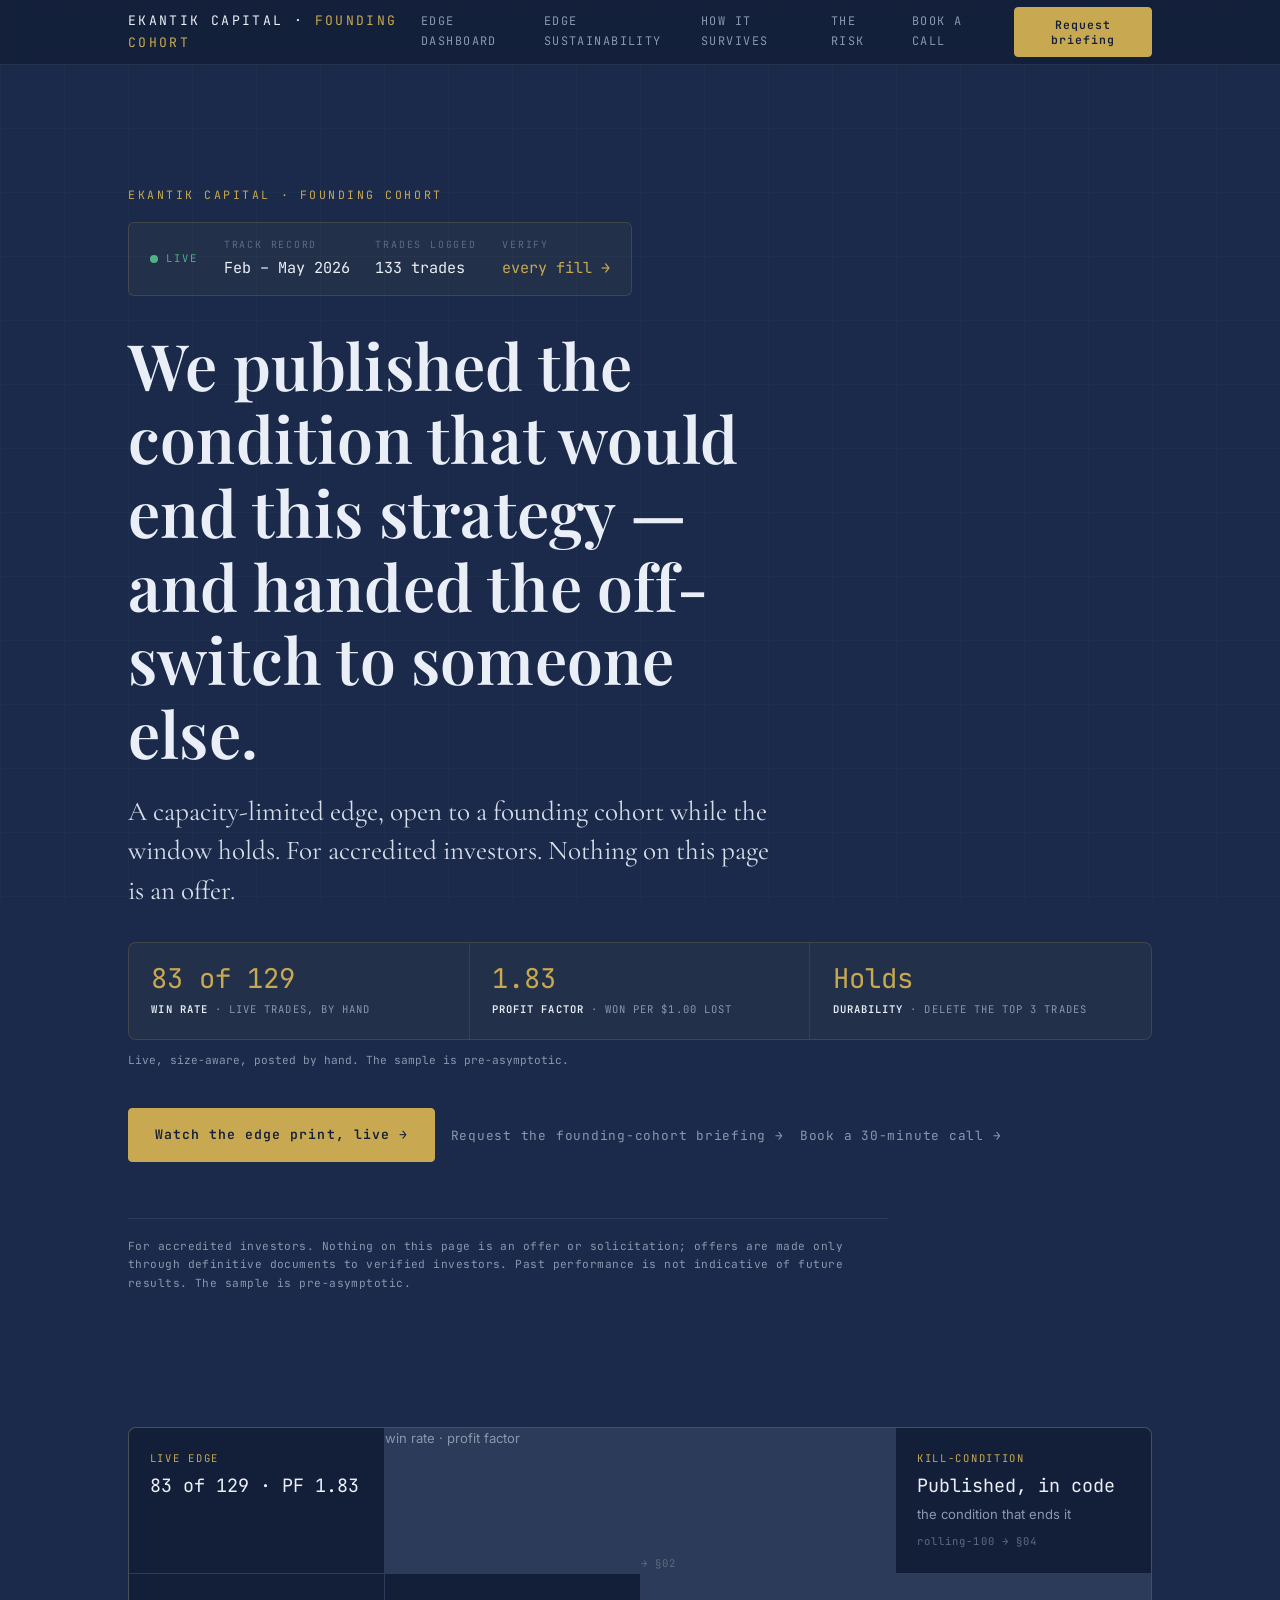
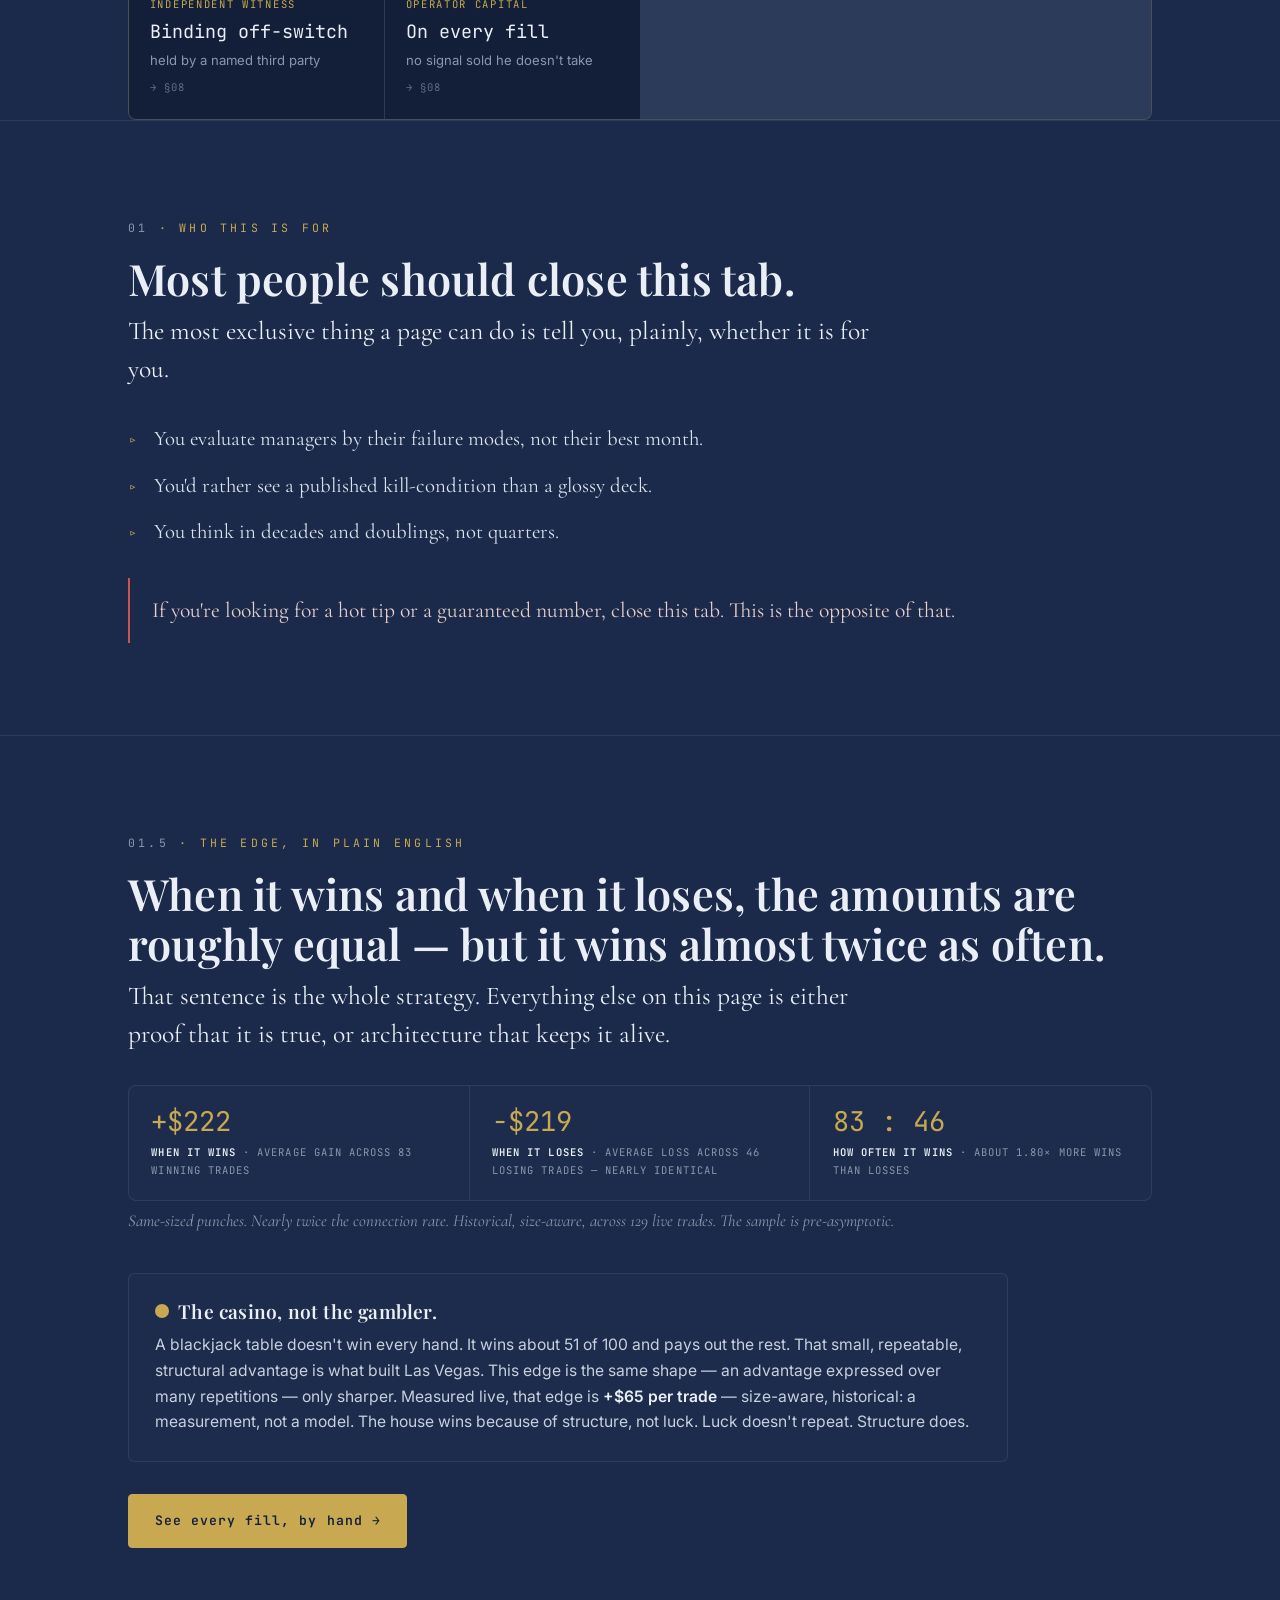
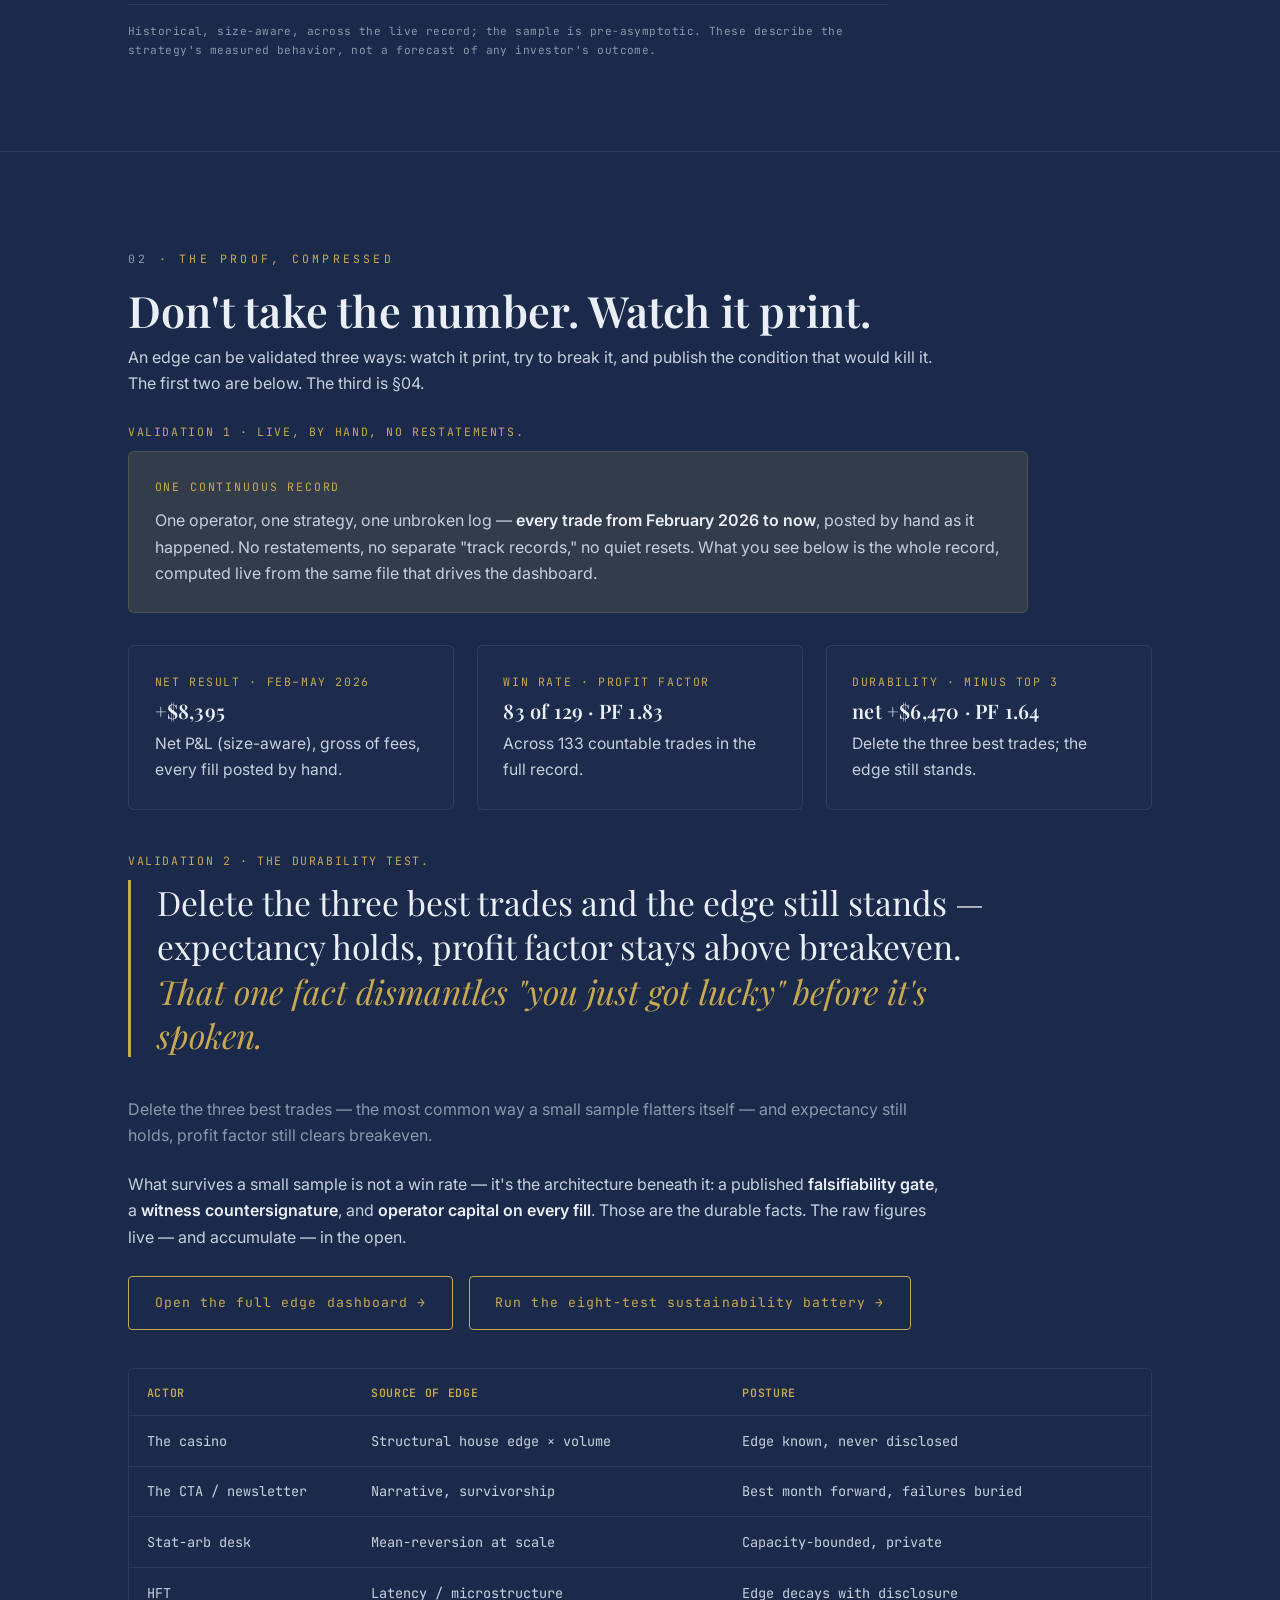
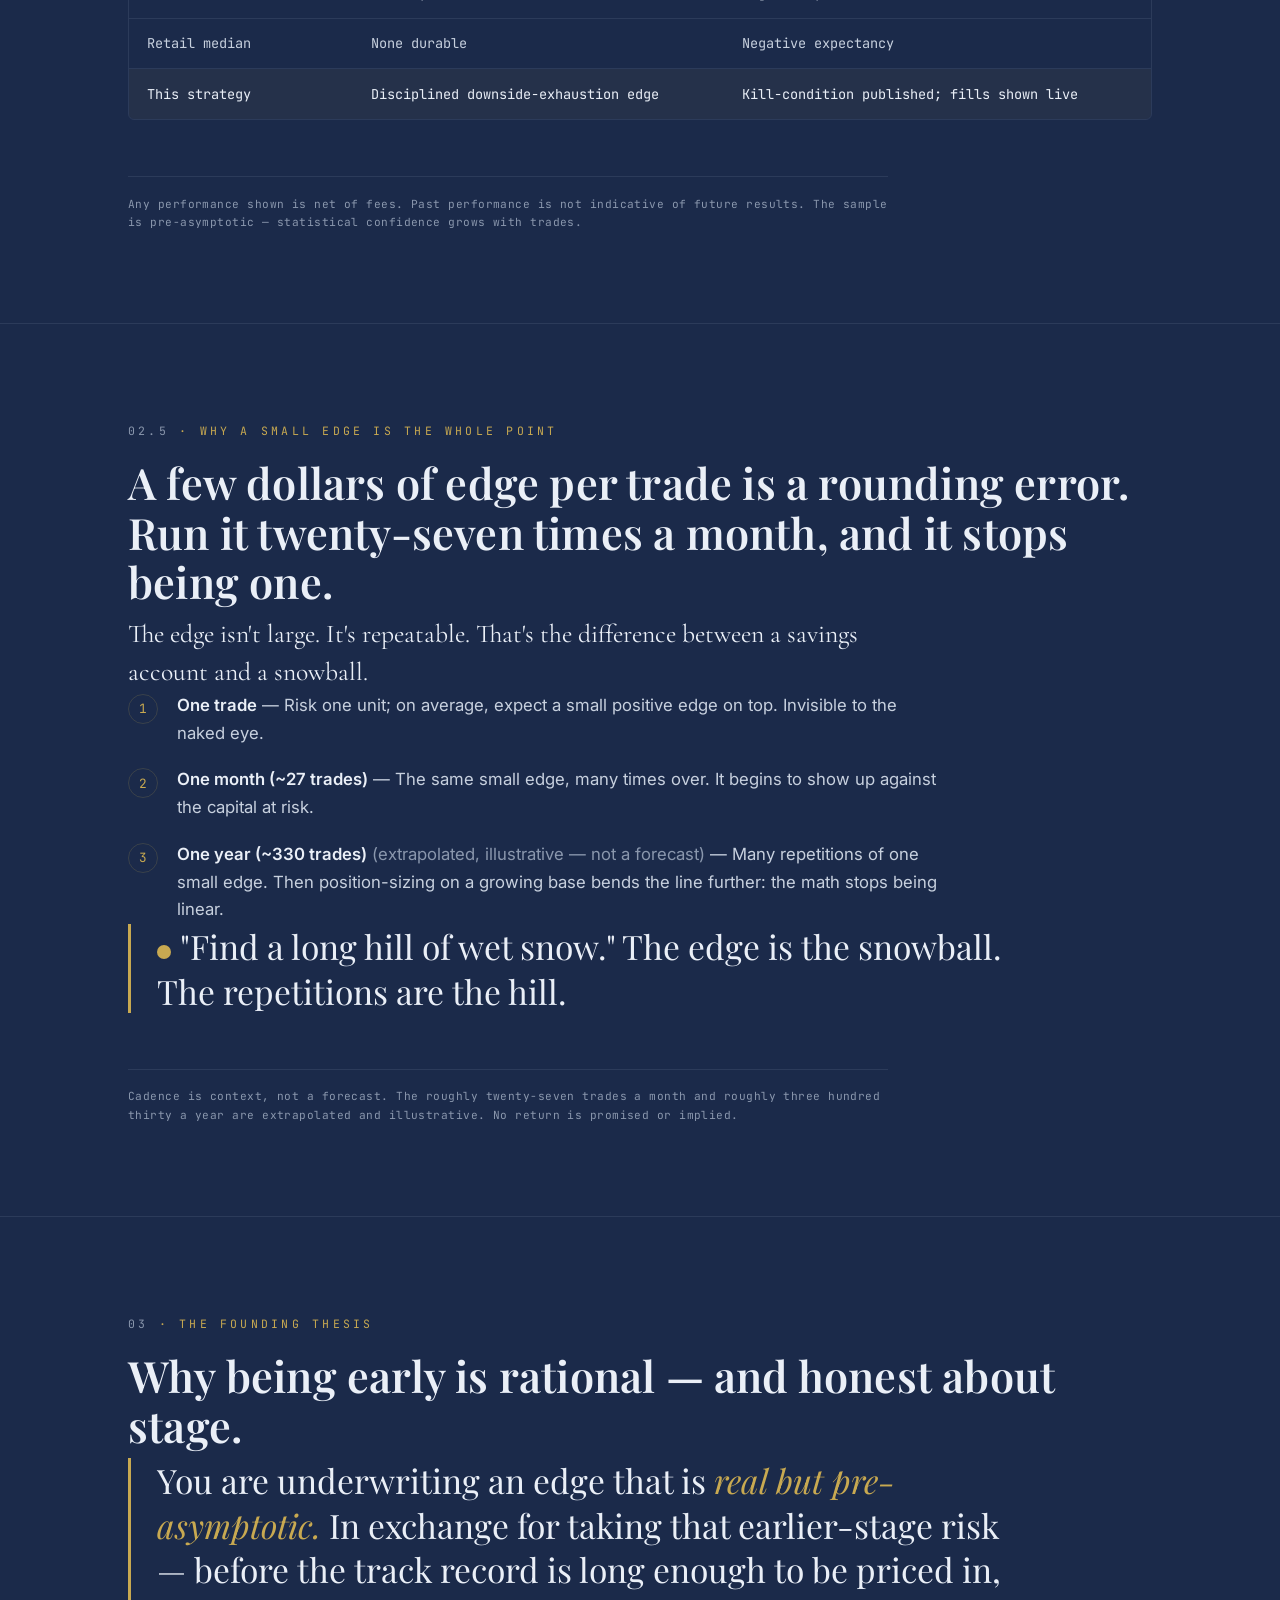
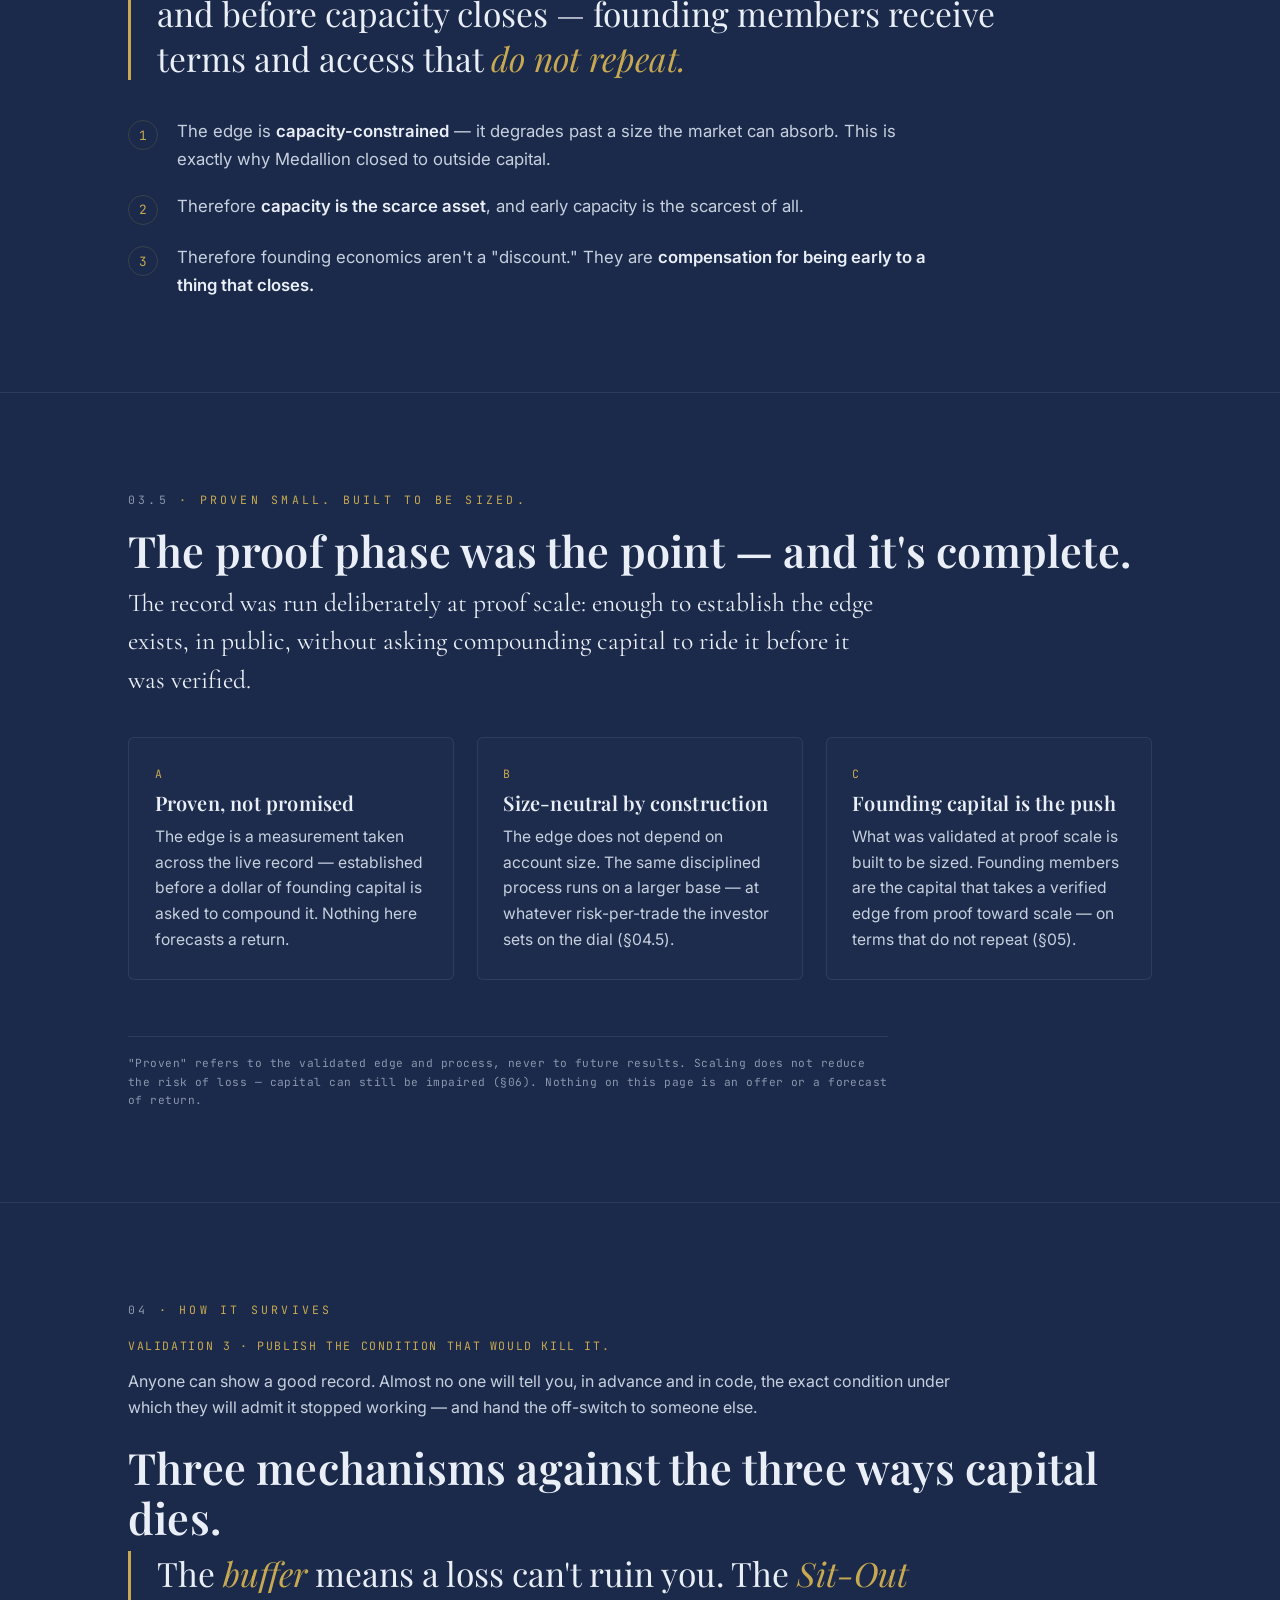
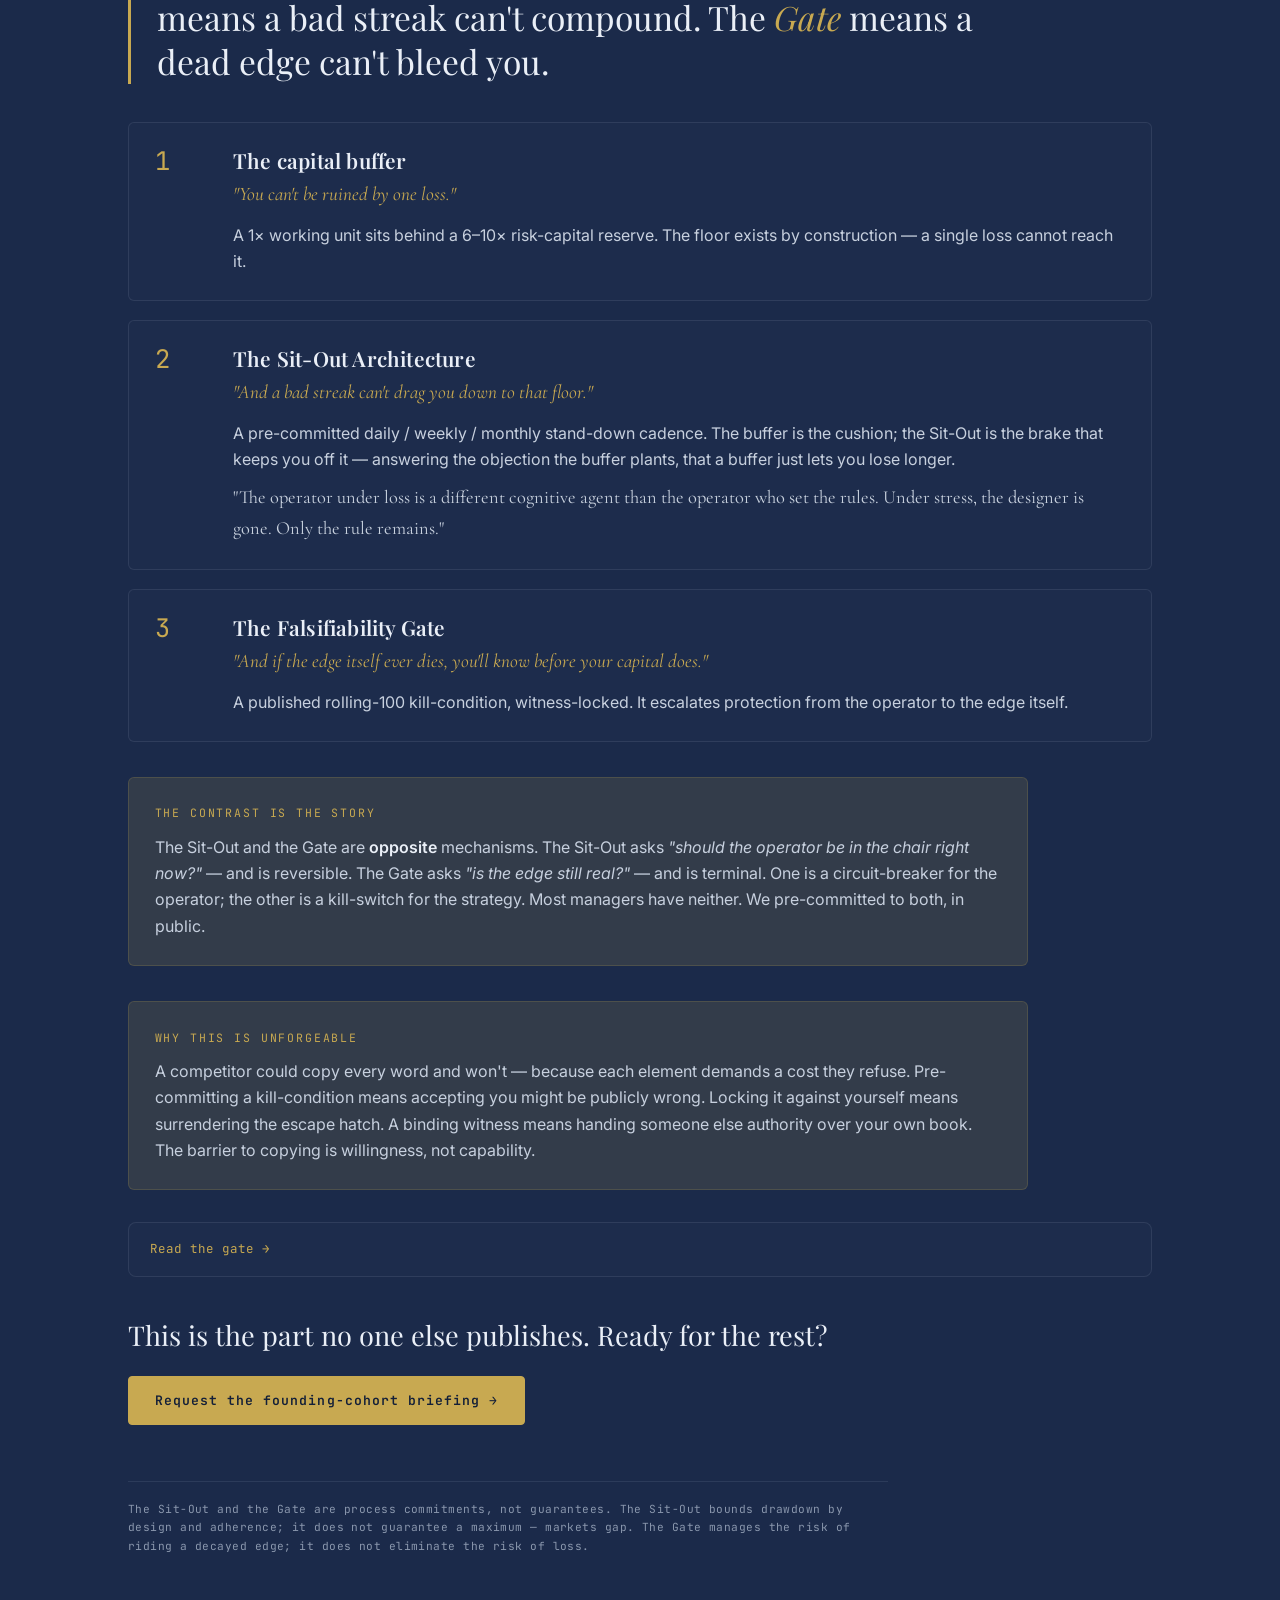
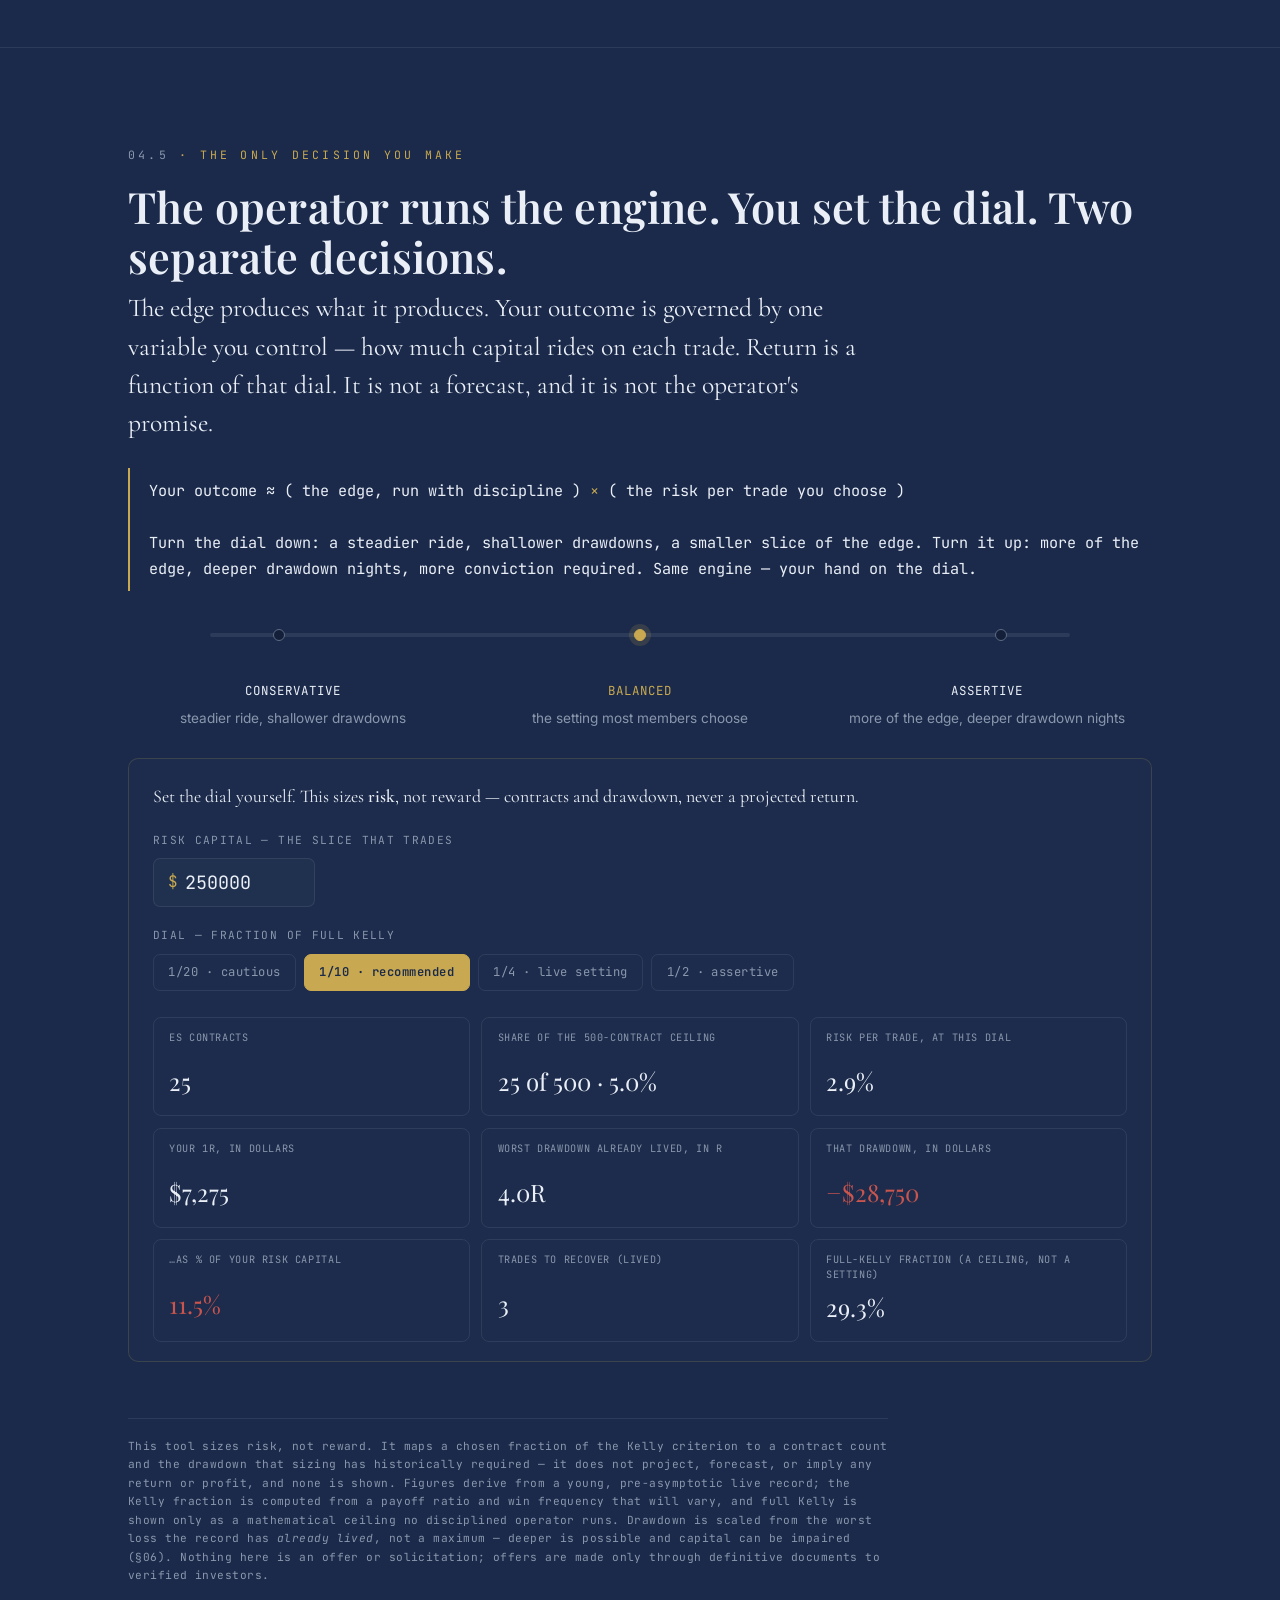
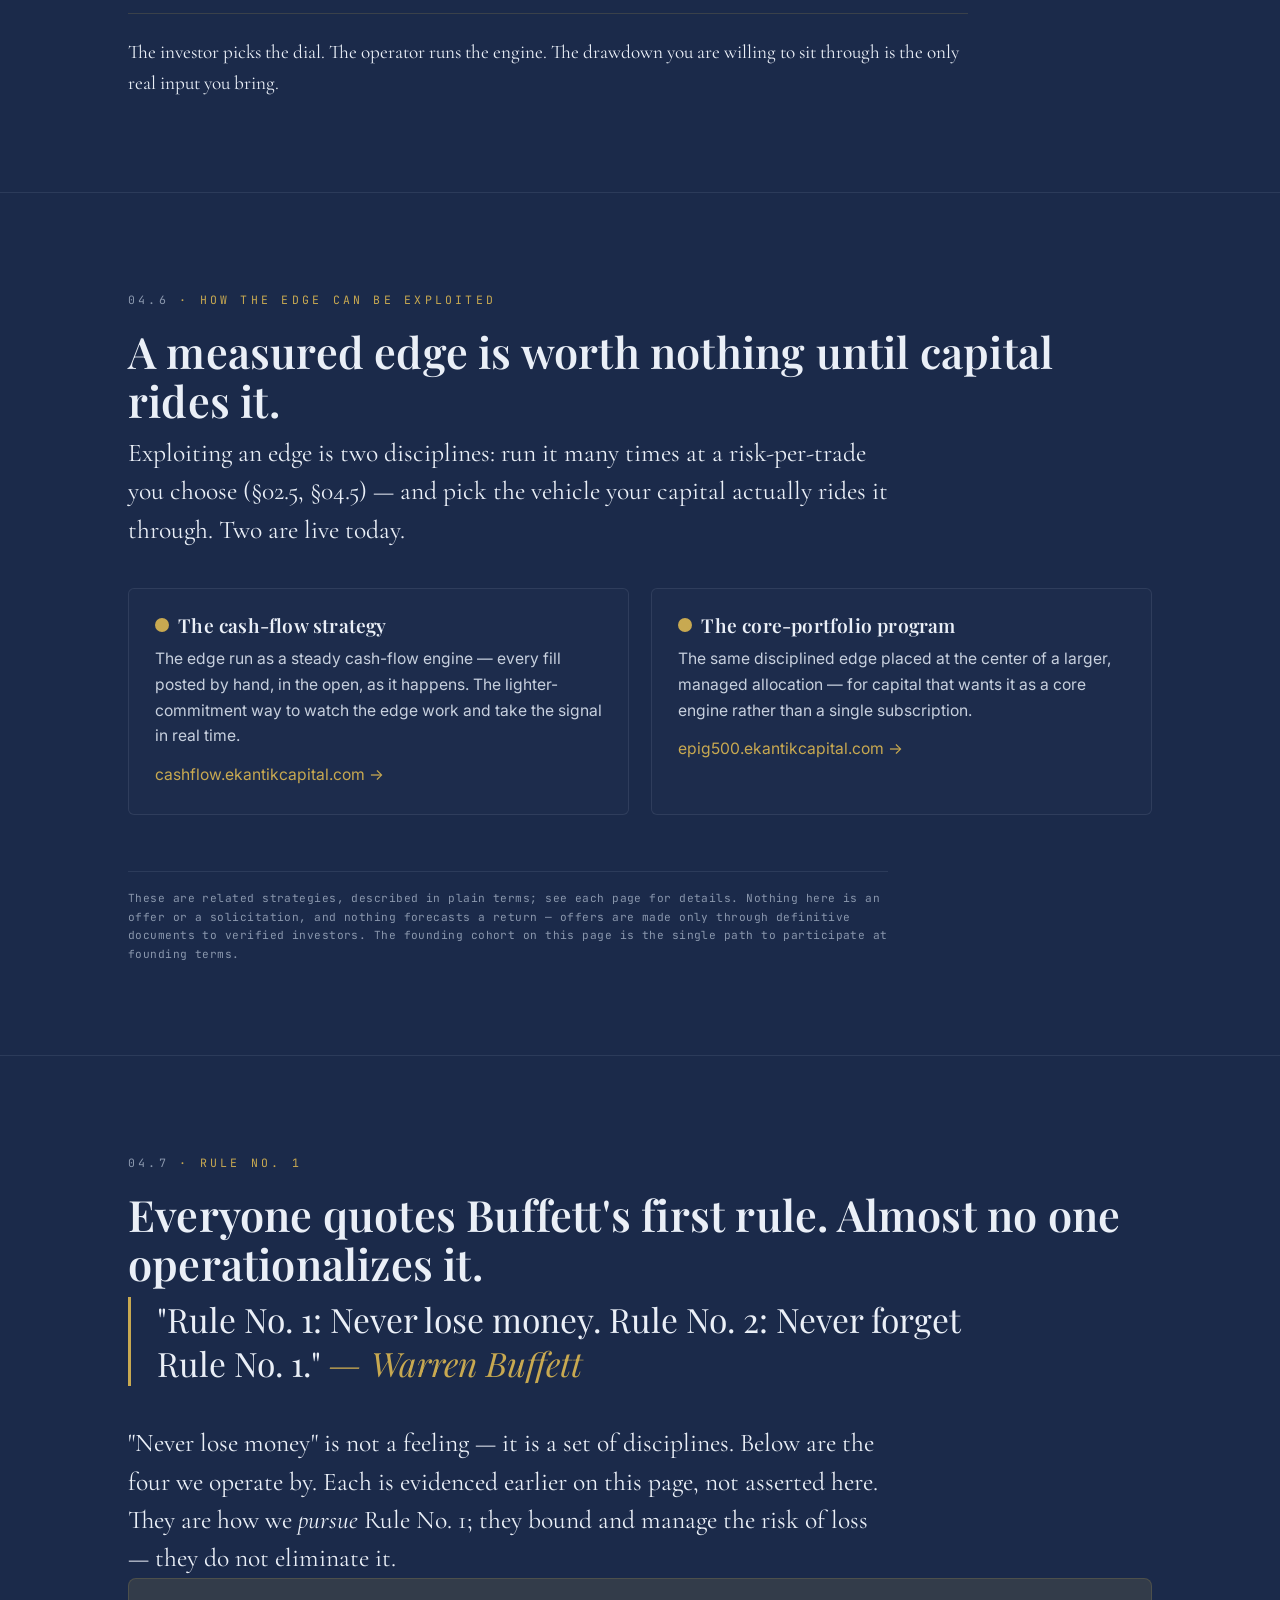
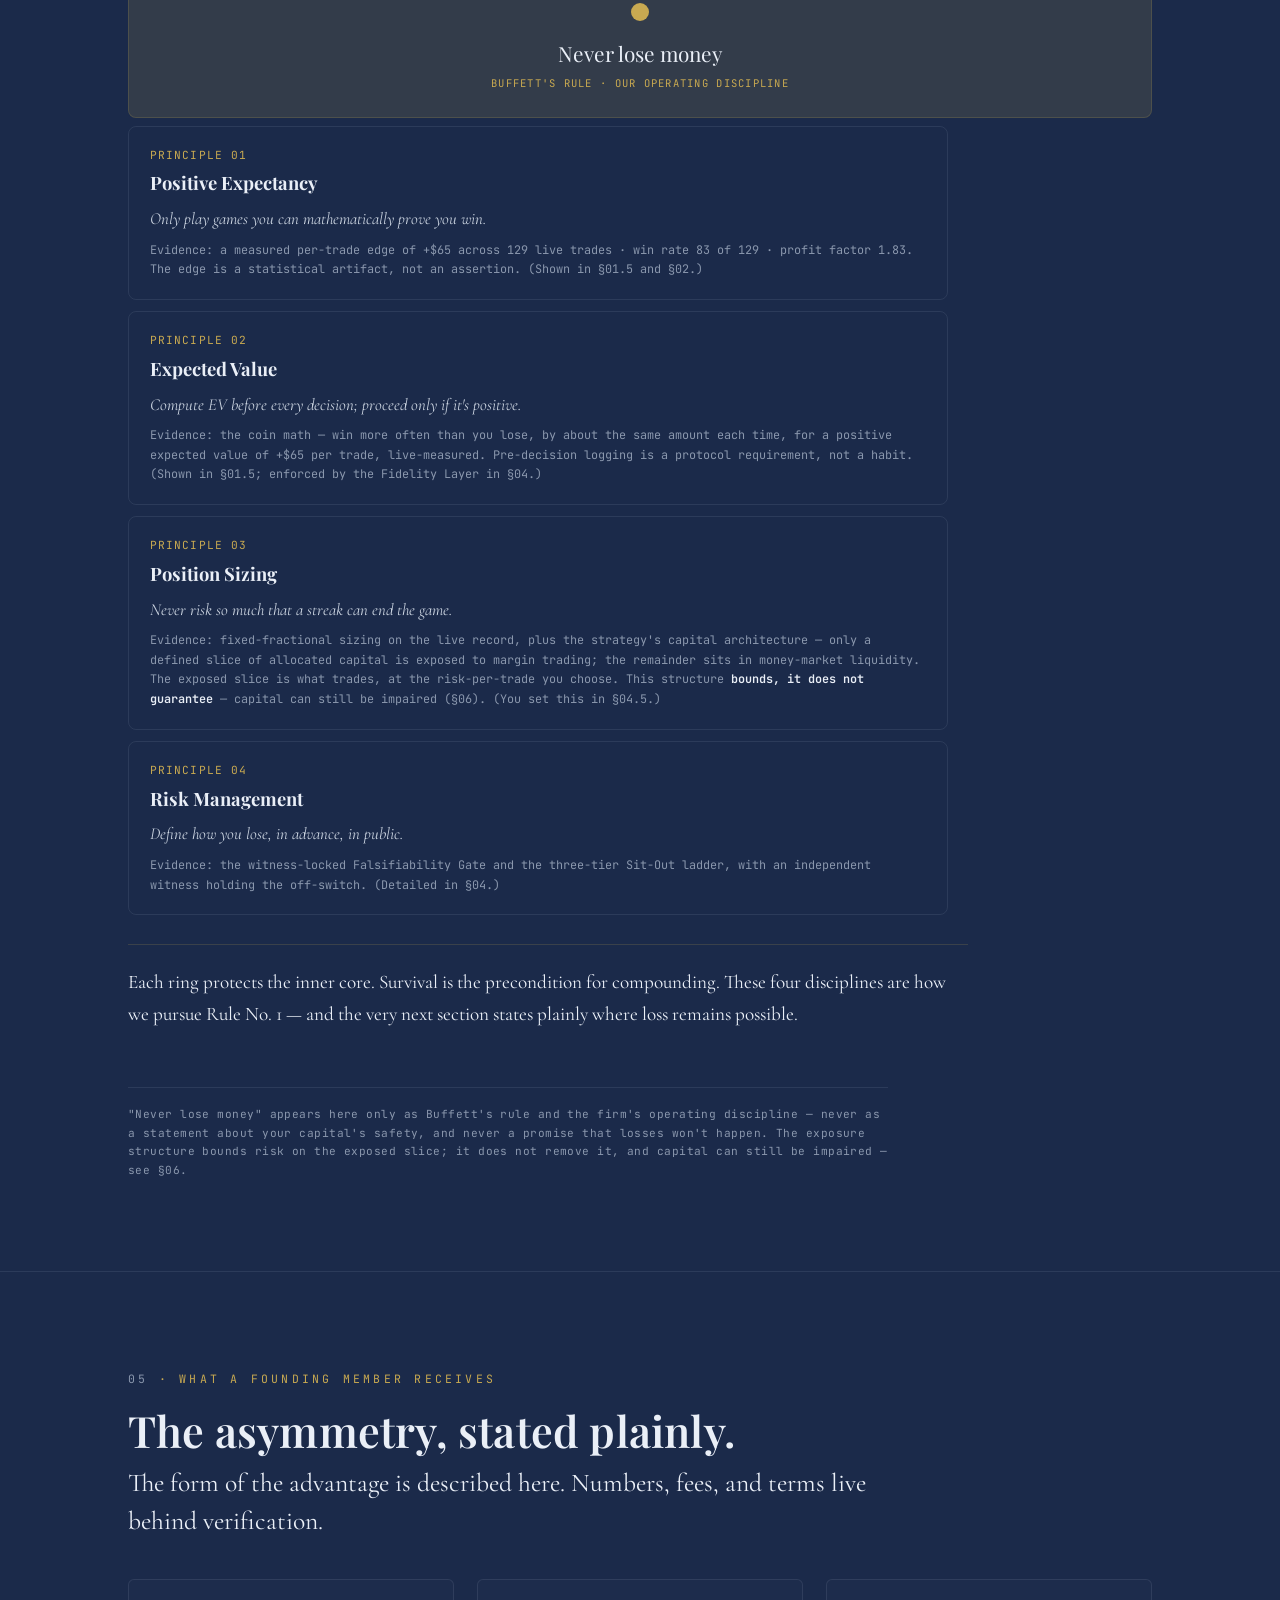
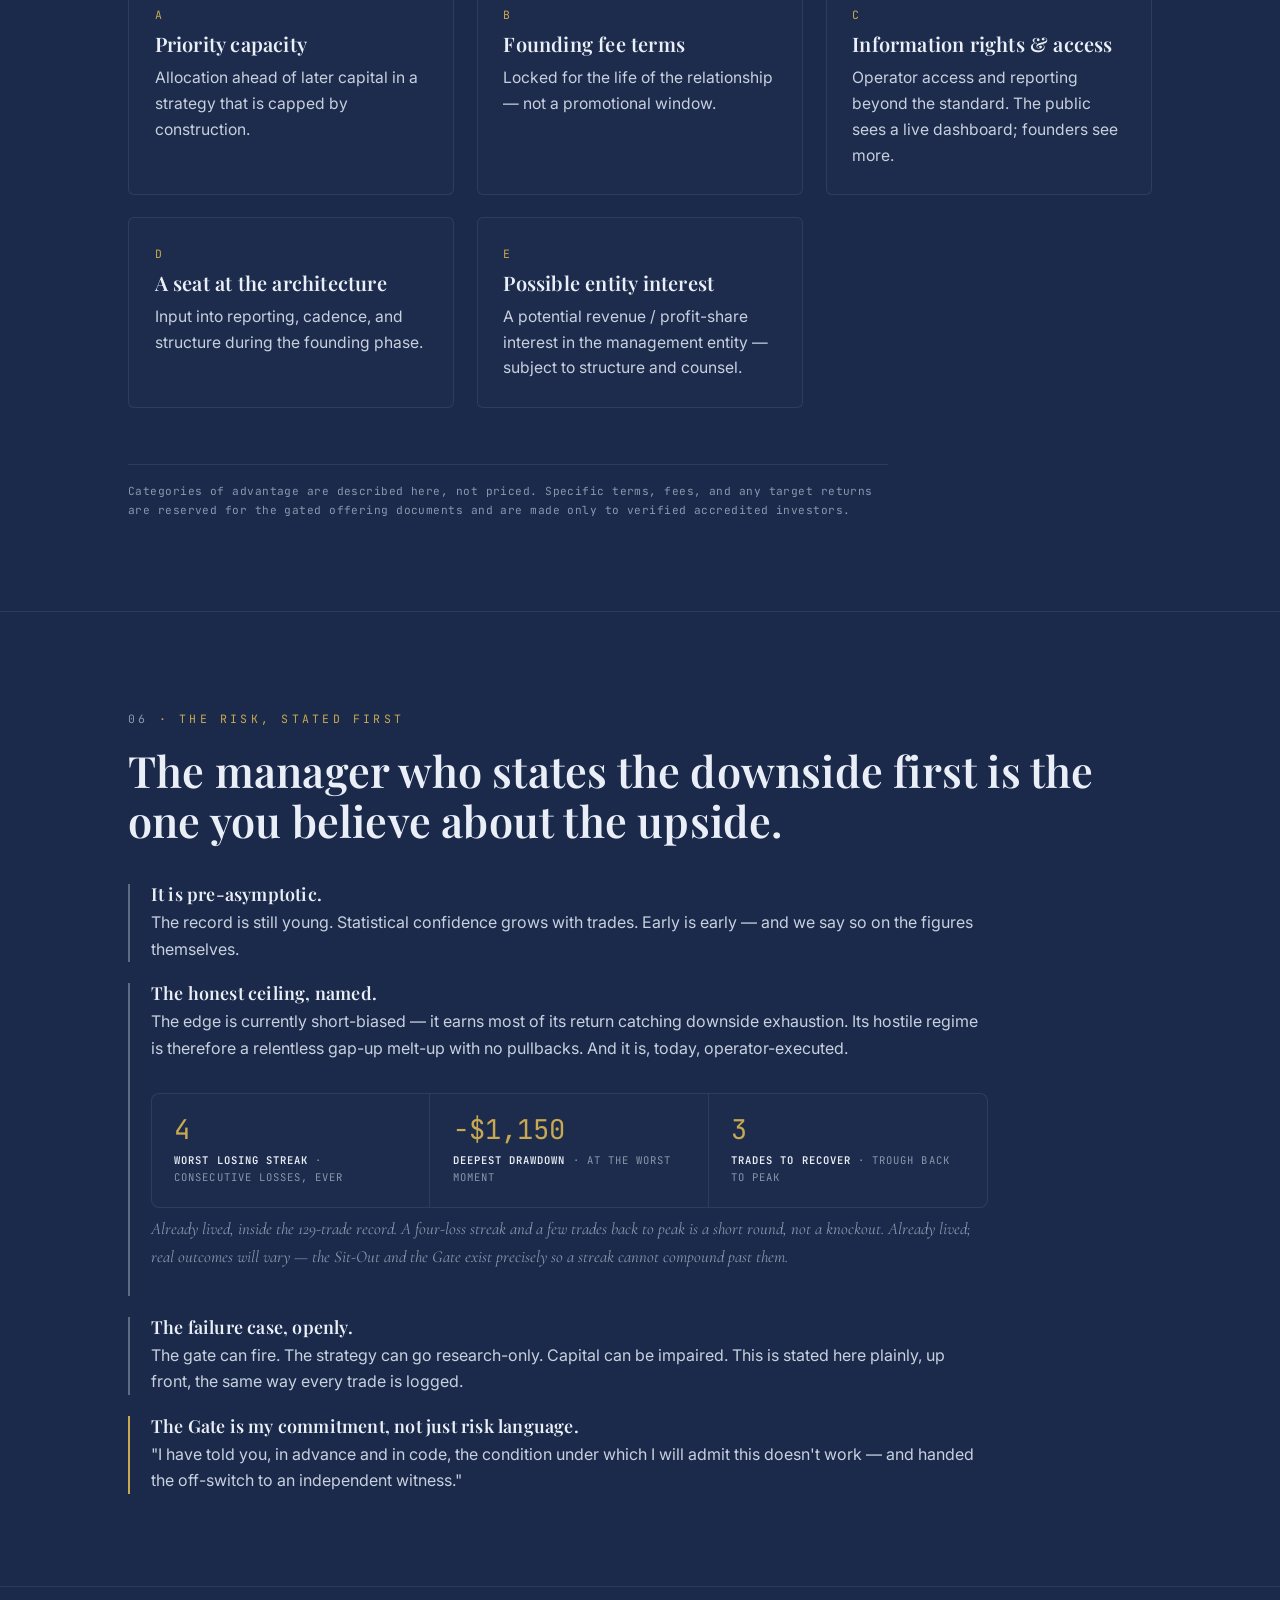
<file: index.html>
<!DOCTYPE html>
<html lang="en">
<head>
    <meta charset="UTF-8">
    <meta name="viewport" content="width=device-width, initial-scale=1.0">

    <!--
      Founding cohort page — founding.ekantikcapital.com
      INDEXING NOTE (spec §1.2 / §6): The 506(b) vs 506(c) decision is a
      counsel call. Until that is resolved, this page ships noindex as the
      conservative default. If counsel confirms 506(c) (general solicitation
      permitted), this tag may be removed — but then ALL Marketing-Rule
      obligations attach. Do not remove without that confirmation.
    -->
    <meta name="robots" content="noindex,nofollow">

    <title>Ekantik Capital — Founding Cohort</title>
    <meta name="description" content="An invitation to evaluate participation in a capacity-constrained strategy, for accredited investors, while the founding cohort is open. Nothing on this page is an offer.">

    <!-- Fonts: Playfair/Cormorant for headings, JetBrains Mono for all data/labels -->
    <link rel="preconnect" href="https://fonts.googleapis.com">
    <link rel="preconnect" href="https://fonts.gstatic.com" crossorigin>
    <link href="https://fonts.googleapis.com/css2?family=Playfair+Display:wght@500;600;700&family=Cormorant+Garamond:ital,wght@0,500;0,600;1,500&family=JetBrains+Mono:wght@400;500;600&family=Inter:wght@300;400;500;600&display=swap" rel="stylesheet">

    <!-- Shared brand tokens — single source across all five properties (v4 GLOBAL) -->
    <link rel="stylesheet" href="tokens.css">

    <style>
        *, *::before, *::after { margin: 0; padding: 0; box-sizing: border-box; }

        :root {
            /* Brand system — spec §5 */
            --navy:        #1B2A4A;  /* field */
            --navy-deep:   #131F38;
            --navy-panel:  #20314f;
            --gold:        #C8A951;  /* accent / CTA */
            --gold-soft:   rgba(200, 169, 81, 0.14);
            --slate:       #8A97AD;  /* secondary data */
            --slate-dim:   #5E6B82;
            --ink:         #EAEFF7;
            --hair:        rgba(200, 169, 81, 0.18);
            --hair-cool:   rgba(138, 151, 173, 0.16);
            --pos:         #4FB286;  /* restrained green — live P&L only */
            --neg:         #C9554E;  /* restrained red  — live P&L only */

            --serif:  'Cormorant Garamond', Georgia, serif;
            --display:'Playfair Display', Georgia, serif;
            --mono:   'JetBrains Mono', ui-monospace, SFMono-Regular, Menlo, monospace;
            --sans:   'Inter', -apple-system, BlinkMacSystemFont, 'Segoe UI', sans-serif;

            --maxw: 1080px;
        }

        html { scroll-behavior: smooth; }

        body {
            font-family: var(--sans);
            background: var(--navy);
            color: var(--ink);
            line-height: 1.65;
            -webkit-font-smoothing: antialiased;
            overflow-x: hidden;
        }

        /* Subtle instrumentation grid — ornament near-zero */
        body::before {
            content: "";
            position: fixed; inset: 0;
            background-image:
                linear-gradient(var(--hair-cool) 1px, transparent 1px),
                linear-gradient(90deg, var(--hair-cool) 1px, transparent 1px);
            background-size: 64px 64px;
            opacity: 0.25;
            pointer-events: none;
            z-index: 0;
        }

        .wrap { max-width: var(--maxw); margin: 0 auto; padding: 0 28px; position: relative; z-index: 1; }

        h1, h2, h3 { font-family: var(--display); font-weight: 600; line-height: 1.15; letter-spacing: 0.2px; }
        .display-serif { font-family: var(--serif); }

        /* Mono labels / data */
        .mono { font-family: var(--mono); }
        .kicker {
            font-family: var(--mono);
            font-size: 0.72rem;
            letter-spacing: 0.28em;
            text-transform: uppercase;
            color: var(--gold);
            margin-bottom: 1.1rem;
            display: inline-block;
        }
        .kicker .num { color: var(--slate); }

        section { padding: 92px 0; border-top: 1px solid var(--hair-cool); position: relative; z-index: 1; }
        section h2 { font-size: clamp(1.9rem, 4vw, 2.7rem); margin-bottom: 0.5rem; }
        .lede { font-family: var(--serif); font-size: clamp(1.25rem, 2.4vw, 1.6rem); color: var(--ink); max-width: 760px; line-height: 1.5; }
        p { color: #C7D0DE; }
        .muted { color: var(--slate); }
        strong { color: var(--ink); font-weight: 600; }
        a { color: var(--gold); text-decoration: none; }
        a:hover { text-decoration: underline; }

        /* ===== NAV ===== */
        .nav {
            position: sticky; top: 0; z-index: 50;
            background: rgba(19, 31, 56, 0.86);
            backdrop-filter: blur(10px);
            border-bottom: 1px solid var(--hair-cool);
        }
        .nav-inner { display: flex; align-items: center; justify-content: space-between; height: 64px; }
        .brand { font-family: var(--mono); font-size: 0.82rem; letter-spacing: 0.18em; color: var(--ink); text-transform: uppercase; }
        .brand span { color: var(--gold); }
        .nav-links { display: flex; align-items: center; gap: 1.6rem; }
        .nav-links a { font-family: var(--mono); font-size: 0.74rem; letter-spacing: 0.12em; color: var(--slate); text-transform: uppercase; }
        .nav-links a:hover { color: var(--ink); text-decoration: none; }

        /* ===== BUTTONS ===== */
        .btn {
            font-family: var(--mono);
            font-size: 0.82rem;
            letter-spacing: 0.08em;
            padding: 0.95rem 1.6rem;
            border-radius: 4px;
            border: 1px solid var(--gold);
            cursor: pointer;
            display: inline-flex; align-items: center; gap: 0.6rem;
            transition: all 0.18s ease;
            text-decoration: none;
        }
        .btn-primary { background: var(--gold); color: var(--navy-deep); font-weight: 600; }
        .btn-primary:hover { background: #d9bc66; text-decoration: none; }
        .btn-ghost { background: transparent; color: var(--gold); }
        .btn-ghost:hover { background: var(--gold-soft); text-decoration: none; }
        .nav .btn { padding: 0.55rem 1rem; font-size: 0.72rem; }

        /* ===== HERO ===== */
        .hero { padding: 120px 0 96px; border-top: none; }
        .hero h1 { font-size: clamp(2.4rem, 6vw, 4rem); max-width: 16ch; }
        .hero .sub { font-family: var(--serif); font-size: clamp(1.3rem, 2.6vw, 1.7rem); color: #D6DEEA; max-width: 660px; margin-top: 1.4rem; line-height: 1.45; }
        .hero-cta { display: flex; flex-wrap: wrap; gap: 1rem; align-items: center; margin-top: 2.4rem; }
        .hero-tertiary { font-family: var(--mono); font-size: 0.8rem; letter-spacing: 0.06em; color: var(--slate); }

        /* Live datum chip */
        .live-strip {
            display: inline-flex; flex-wrap: wrap; gap: 1.6rem;
            border: 1px solid var(--hair);
            background: rgba(200, 169, 81, 0.05);
            border-radius: 6px;
            padding: 0.9rem 1.3rem;
            margin-bottom: 2rem;
            font-family: var(--mono);
        }
        .live-strip .dot { width: 8px; height: 8px; border-radius: 50%; background: var(--pos); display: inline-block; box-shadow: 0 0 0 0 rgba(79,178,134,0.6); animation: pulse 2.2s infinite; }
        @keyframes pulse { 0%{box-shadow:0 0 0 0 rgba(79,178,134,0.5);} 70%{box-shadow:0 0 0 8px rgba(79,178,134,0);} 100%{box-shadow:0 0 0 0 rgba(79,178,134,0);} }
        .live-item { display: flex; flex-direction: column; gap: 2px; }
        .live-item .lab { font-size: 0.62rem; letter-spacing: 0.18em; text-transform: uppercase; color: var(--slate-dim); }
        .live-item .val { font-size: 0.95rem; color: var(--ink); }
        .live-head { display: flex; align-items: center; gap: 0.5rem; font-size: 0.66rem; letter-spacing: 0.2em; text-transform: uppercase; color: var(--pos); align-self: center; }

        .compliance-bar {
            font-family: var(--mono);
            font-size: 0.7rem;
            letter-spacing: 0.04em;
            color: var(--slate);
            border-top: 1px solid var(--hair-cool);
            margin-top: 3.5rem;
            padding-top: 1.1rem;
            max-width: 760px;
        }

        /* ===== GRID HELPERS ===== */
        .cols-3 { display: grid; grid-template-columns: repeat(3, 1fr); gap: 1.4rem; margin-top: 2.4rem; }
        .cols-2 { display: grid; grid-template-columns: repeat(2, 1fr); gap: 1.4rem; margin-top: 2.4rem; }
        .card {
            border: 1px solid var(--hair-cool);
            background: rgba(255,255,255,0.012);
            border-radius: 6px;
            padding: 1.6rem;
        }
        .card .n { font-family: var(--mono); font-size: 0.72rem; color: var(--gold); letter-spacing: 0.14em; }
        .card h3 { font-size: 1.25rem; margin: 0.5rem 0 0.6rem; }
        .card p { font-size: 0.98rem; }

        /* Qualifying / disqualifying */
        .qual-list { list-style: none; margin-top: 2.2rem; display: grid; gap: 1.1rem; max-width: 820px; }
        .qual-list li { display: flex; gap: 1rem; align-items: flex-start; font-family: var(--serif); font-size: 1.3rem; color: #DCE3EE; line-height: 1.4; }
        .qual-list li .mk { font-family: var(--mono); color: var(--gold); font-size: 1rem; padding-top: 6px; }
        .disqual {
            margin-top: 2rem;
            border-left: 2px solid var(--neg);
            padding: 0.9rem 0 0.9rem 1.4rem;
            font-family: var(--serif);
            font-size: 1.35rem;
            color: #E7CFCB;
        }

        /* Pull-quote / thesis */
        .pull {
            font-family: var(--display);
            font-size: clamp(1.5rem, 3.2vw, 2.1rem);
            line-height: 1.32;
            color: var(--ink);
            border-left: 3px solid var(--gold);
            padding-left: 1.6rem;
            margin: 0 0 2.4rem;
            max-width: 880px;
        }
        .pull em { font-style: italic; color: var(--gold); }

        .chain { list-style: none; counter-reset: step; display: grid; gap: 1.2rem; max-width: 820px; }
        .chain li { display: flex; gap: 1.2rem; align-items: flex-start; }
        .chain li::before {
            counter-increment: step; content: counter(step);
            font-family: var(--mono); font-size: 0.8rem; color: var(--gold);
            border: 1px solid var(--hair); border-radius: 50%;
            width: 30px; height: 30px; flex: 0 0 30px;
            display: grid; place-items: center; margin-top: 2px;
        }
        .chain li p { font-size: 1.05rem; }

        /* Survival mechanisms */
        .mech { display: grid; gap: 1.2rem; margin-top: 2.4rem; }
        .mech-row {
            display: grid; grid-template-columns: 56px 1fr; gap: 1.4rem;
            border: 1px solid var(--hair-cool); border-radius: 6px; padding: 1.6rem;
            background: rgba(255,255,255,0.012);
        }
        .mech-row .ord { font-family: var(--mono); font-size: 1.6rem; color: var(--gold); line-height: 1; }
        .mech-row h3 { font-size: 1.3rem; margin-bottom: 0.4rem; }
        .mech-row .claim { font-family: var(--serif); font-style: italic; color: var(--gold); font-size: 1.2rem; margin-bottom: 0.7rem; }
        .anchor-line { font-family: var(--serif); font-size: 1.15rem; color: #C9D2DF; margin-top: 0.6rem; }

        .note-box {
            border: 1px solid var(--hair); border-radius: 6px;
            background: var(--gold-soft);
            padding: 1.6rem; margin-top: 2.2rem; max-width: 900px;
        }
        .note-box .t { font-family: var(--mono); font-size: 0.72rem; letter-spacing: 0.16em; text-transform: uppercase; color: var(--gold); margin-bottom: 0.7rem; }

        /* Comparison map */
        .table-scroll { overflow-x: auto; margin-top: 2.4rem; border: 1px solid var(--hair-cool); border-radius: 6px; }
        table { width: 100%; border-collapse: collapse; font-family: var(--mono); font-size: 0.85rem; min-width: 640px; }
        th, td { text-align: left; padding: 0.85rem 1.1rem; border-bottom: 1px solid var(--hair-cool); }
        th { color: var(--gold); font-weight: 600; letter-spacing: 0.06em; font-size: 0.72rem; text-transform: uppercase; }
        td { color: #C7D0DE; }
        tr:last-child td { border-bottom: none; }
        .row-self td { color: var(--ink); background: rgba(200,169,81,0.06); }

        /* Risk list */
        .risk-list { display: grid; gap: 1.3rem; margin-top: 2.4rem; max-width: 860px; }
        .risk-list .item { border-left: 2px solid var(--slate-dim); padding-left: 1.3rem; }
        .risk-list .item h3 { font-size: 1.12rem; margin-bottom: 0.3rem; }
        .risk-list .commit { border-left-color: var(--gold); }

        /* Scarcity caps */
        .caps { display: grid; grid-template-columns: 1fr 1fr; gap: 1.4rem; margin-top: 2.4rem; }
        .cap {
            border: 1px solid var(--hair); border-radius: 6px; padding: 1.8rem;
            background: rgba(255,255,255,0.012);
        }
        .cap .lab { font-family: var(--mono); font-size: 0.7rem; letter-spacing: 0.16em; text-transform: uppercase; color: var(--slate); }
        .cap .big { font-family: var(--mono); font-size: 1.8rem; color: var(--gold); margin: 0.5rem 0; }
        .cap p { font-size: 0.95rem; }
        .closing-line { font-family: var(--serif); font-size: 1.3rem; color: var(--ink); margin-top: 2rem; max-width: 760px; }

        /* Operator / alignment */
        .op-grid { display: grid; grid-template-columns: 1fr 1fr; gap: 2rem; margin-top: 2.4rem; }
        .op-grid p { font-size: 1.02rem; }
        .witness {
            border: 1px solid var(--hair-cool); border-radius: 6px; padding: 1.4rem;
            font-family: var(--mono); font-size: 0.85rem; color: var(--slate);
            margin-top: 1.2rem;
        }
        .witness b { color: var(--ink); }

        /* CTA section */
        .cta-final { text-align: center; }
        .cta-final h2 { max-width: 18ch; margin: 0 auto 1.4rem; }
        .cta-micro { font-family: var(--serif); font-size: 1.25rem; color: var(--slate); margin-top: 1.2rem; }
        .next-steps { display: grid; grid-template-columns: repeat(3,1fr); gap: 1.2rem; max-width: 820px; margin: 3rem auto 0; text-align: left; }
        .next-steps .s { border: 1px solid var(--hair-cool); border-radius: 6px; padding: 1.3rem; }
        .next-steps .s .num { font-family: var(--mono); color: var(--gold); font-size: 0.74rem; letter-spacing: 0.14em; }
        .next-steps .s h4 { font-family: var(--display); font-size: 1.05rem; margin: 0.4rem 0 0.4rem; }
        .next-steps .s p { font-size: 0.9rem; }

        /* ===== MODAL / FORM ===== */
        .modal-overlay {
            position: fixed; inset: 0; z-index: 100;
            background: rgba(10, 16, 30, 0.82);
            backdrop-filter: blur(4px);
            display: none; align-items: flex-start; justify-content: center;
            padding: 6vh 20px; overflow-y: auto;
        }
        .modal-overlay.open { display: flex; }
        .modal {
            background: var(--navy-deep);
            border: 1px solid var(--hair);
            border-radius: 8px;
            width: 100%; max-width: 540px;
            padding: 2.2rem;
        }
        .modal h3 { font-size: 1.6rem; margin-bottom: 0.4rem; }
        .modal .modal-sub { font-family: var(--serif); color: var(--slate); margin-bottom: 1.6rem; font-size: 1.1rem; }
        .field { margin-bottom: 1.2rem; }
        .field label { font-family: var(--mono); font-size: 0.7rem; letter-spacing: 0.1em; text-transform: uppercase; color: var(--slate); display: block; margin-bottom: 0.5rem; }
        .field input, .field textarea {
            width: 100%; background: var(--navy); color: var(--ink);
            border: 1px solid var(--hair-cool); border-radius: 4px;
            padding: 0.8rem 0.9rem; font-family: var(--sans); font-size: 0.95rem;
        }
        .field input:focus, .field textarea:focus { outline: none; border-color: var(--gold); }
        .field textarea { resize: vertical; min-height: 88px; }
        .check { display: flex; gap: 0.7rem; align-items: flex-start; margin-bottom: 1.4rem; }
        .check input { margin-top: 4px; flex: 0 0 auto; }
        .check label { font-family: var(--sans); font-size: 0.82rem; color: var(--slate); letter-spacing: 0; text-transform: none; }
        .modal-close { float: right; background: none; border: none; color: var(--slate); font-size: 1.4rem; cursor: pointer; line-height: 1; }
        .modal-foot { font-family: var(--mono); font-size: 0.66rem; color: var(--slate-dim); margin-top: 1.2rem; line-height: 1.6; }
        .form-msg { display: none; font-family: var(--serif); font-size: 1.15rem; color: var(--ink); }

        /* ===== DISCLOSURES / FOOTER ===== */
        footer { padding: 64px 0 80px; border-top: 1px solid var(--hair); background: var(--navy-deep); position: relative; z-index: 1; }
        footer .disc { font-family: var(--mono); font-size: 0.72rem; color: var(--slate); line-height: 1.9; max-width: 880px; }
        footer .disc h4 { font-family: var(--mono); font-size: 0.72rem; letter-spacing: 0.16em; text-transform: uppercase; color: var(--gold); margin-bottom: 1rem; }
        footer .disc p { color: var(--slate); font-size: 0.72rem; margin-bottom: 0.9rem; }
        footer .legal { margin-top: 2.4rem; padding-top: 1.4rem; border-top: 1px solid var(--hair-cool); color: var(--slate-dim); }

        /* ===== v3 MODULES (hero ribbon, 1.5, 2.5, 4.5, 4.7) ===== */
        .eyebrow { font-family: var(--mono); font-size: 0.72rem; letter-spacing: 0.14em; text-transform: uppercase; color: var(--gold); display: block; margin-bottom: 0.6rem; }
        .statband { display: grid; grid-template-columns: repeat(3, 1fr); border: 1px solid var(--hair-cool); border-radius: 8px; overflow: hidden; margin: 2rem 0 0.4rem; background: rgba(255,255,255,0.012); }
        .statband .cell { padding: 1.3rem 1.4rem; border-right: 1px solid var(--hair-cool); }
        .statband .cell:last-child { border-right: none; }
        .statband .fig { font-family: var(--mono); font-size: 1.7rem; color: var(--gold); line-height: 1.1; }
        .statband .lab { font-family: var(--mono); font-size: 0.66rem; letter-spacing: 0.1em; text-transform: uppercase; color: var(--slate); margin-top: 0.45rem; }
        .statband .lab b { color: var(--ink); font-weight: 600; }
        .statband-cap { font-family: var(--serif); font-style: italic; color: var(--slate); font-size: 1.05rem; margin: 0.4rem 0 1.6rem; max-width: 820px; }
        .hero .statband { background: rgba(200,169,81,0.05); border-color: var(--hair); }
        .ribbon-micro { font-family: var(--mono); font-size: 0.7rem; color: var(--slate); margin-top: 0.7rem; }
        .motif { width: 14px; height: 14px; border-radius: 50%; background: var(--gold); display: inline-block; flex: 0 0 auto; }
        .cardhead { display: flex; align-items: center; gap: 0.6rem; margin-bottom: 0.6rem; }
        .cardhead h3 { margin: 0; font-size: 1.2rem; }
        .relbox { font-family: var(--mono); font-size: 0.95rem; color: var(--ink); border-left: 2px solid var(--gold); padding: 0.6rem 0 0.6rem 1.2rem; margin: 1.6rem 0; line-height: 1.7; }
        .relbox em { color: var(--gold); font-style: normal; }
        .dial-track { position: relative; height: 4px; background: var(--hair-cool); border-radius: 2px; margin: 2.6rem 8% 2.8rem; }
        .dial-detent { position: absolute; top: 50%; width: 12px; height: 12px; border-radius: 50%; background: var(--navy-deep); border: 1px solid var(--slate-dim); transform: translate(-50%, -50%); }
        .dial-detent.on { background: var(--gold); border-color: var(--gold); box-shadow: 0 0 0 5px rgba(200,169,81,0.16); }
        .dial-detent.pos-lo { left: 8%; } .dial-detent.pos-mid { left: 50%; } .dial-detent.pos-hi { left: 92%; }
        .dial-labels { display: grid; grid-template-columns: repeat(3, 1fr); gap: 1rem; }
        .dial-labels .dl { text-align: center; }
        .dial-labels .dl .nm { font-family: var(--mono); font-size: 0.78rem; letter-spacing: 0.08em; text-transform: uppercase; color: var(--ink); }
        .dial-labels .dl.mid .nm { color: var(--gold); }
        .dial-labels .dl p { font-size: 0.85rem; color: var(--slate); margin-top: 0.3rem; }
        .lockstate { display: flex; align-items: center; gap: 0.7rem; justify-content: center; border: 1px dashed var(--hair); border-radius: 8px; padding: 1.1rem; margin-top: 1.8rem; font-family: var(--mono); font-size: 0.8rem; color: var(--slate); }
        .lockstate .lock { color: var(--gold); }
        /* §04.5 reservation / Kelly calculator — risk-sizing only, no return shown */
        .calc { border: 1px solid var(--hair); border-radius: 10px; padding: 1.5rem 1.5rem 1.2rem; margin-top: 1.8rem; background: rgba(255,255,255,0.012); }
        .calc-head { font-family: var(--serif); font-size: 1.12rem; color: var(--ink); line-height: 1.5; margin-bottom: 1.3rem; max-width: 720px; }
        .calc-row { margin-bottom: 1.2rem; }
        .calc-row label, .calc-label { display: block; font-family: var(--mono); font-size: 0.7rem; letter-spacing: 0.12em; text-transform: uppercase; color: var(--slate); margin-bottom: 0.55rem; }
        .calc-input { display: inline-flex; align-items: center; border: 1px solid var(--hair-cool); border-radius: 7px; background: var(--navy-panel); padding: 0 0.9rem; }
        .calc-input .cur { font-family: var(--mono); color: var(--gold); font-size: 1rem; }
        .calc-input input { background: transparent; border: none; outline: none; color: var(--ink); font-family: var(--mono); font-size: 1.15rem; padding: 0.7rem 0.4rem; width: 11ch; }
        .toggle { display: flex; flex-wrap: wrap; gap: 0.5rem; }
        .toggle button { font-family: var(--mono); font-size: 0.76rem; letter-spacing: 0.04em; color: var(--slate); background: transparent; border: 1px solid var(--hair-cool); border-radius: 7px; padding: 0.6rem 0.9rem; cursor: pointer; transition: color .15s, border-color .15s, background .15s; }
        .toggle button:hover { color: var(--ink); border-color: var(--hair); }
        .toggle button.active { color: var(--navy); background: var(--gold); border-color: var(--gold); font-weight: 600; }
        .calc-out { display: grid; grid-template-columns: repeat(3, 1fr); gap: 0.7rem; margin-top: 1.6rem; }
        .calc-out .co { border: 1px solid var(--hair-cool); border-radius: 8px; padding: 0.85rem 0.95rem; }
        .calc-out .co .k { font-family: var(--mono); font-size: 0.64rem; letter-spacing: 0.06em; text-transform: uppercase; color: var(--slate); line-height: 1.4; min-height: 2.5em; }
        .calc-out .co .v { font-family: var(--display); font-size: 1.5rem; color: var(--ink); margin-top: 0.35rem; }
        .calc-out .co .v.neg { color: var(--neg); }
        .calc-empty { display: none; font-family: var(--mono); font-size: 0.78rem; color: var(--slate); margin-top: 1.2rem; }
        .calc.invalid .calc-out { opacity: 0.32; }
        .calc.invalid .calc-empty { display: block; }
        @media (max-width: 760px) { .calc-out { grid-template-columns: 1fr 1fr; } .calc-out .co .k { min-height: 0; } }
        .ring-core { text-align: center; padding: 1.5rem; border: 1px solid var(--hair); border-radius: 8px; background: var(--gold-soft); margin-bottom: 0.5rem; }
        .ring-core .motif { width: 18px; height: 18px; margin: 0 auto 0.5rem; }
        .ring-core .cl { font-family: var(--display); font-size: 1.3rem; color: var(--ink); }
        .ring-core .cs { font-family: var(--mono); font-size: 0.66rem; letter-spacing: 0.12em; text-transform: uppercase; color: var(--gold); margin-top: 0.3rem; }
        .rings { display: grid; gap: 0.7rem; max-width: 820px; margin-top: 0.5rem; }
        .ring { border: 1px solid var(--hair-cool); border-radius: 8px; padding: 1.2rem 1.3rem; }
        .ring .rn { font-family: var(--mono); font-size: 0.7rem; letter-spacing: 0.1em; color: var(--gold); }
        .ring h4 { font-family: var(--display); font-size: 1.15rem; margin: 0.25rem 0 0.4rem; }
        .ring .rd { font-style: italic; color: #C9D2DF; font-family: var(--serif); font-size: 1.05rem; margin-bottom: 0.5rem; }
        .ring .ev { font-family: var(--mono); font-size: 0.74rem; color: var(--slate); }
        .band-close { font-family: var(--serif); font-size: 1.2rem; color: var(--ink); border-top: 1px solid var(--hair); padding-top: 1.4rem; margin-top: 1.8rem; max-width: 840px; }
        details.gate { border: 1px solid var(--hair-cool); border-radius: 8px; margin-top: 2rem; background: rgba(255,255,255,0.012); }
        details.gate > summary { cursor: pointer; font-family: var(--mono); font-size: 0.78rem; letter-spacing: 0.08em; color: var(--gold); padding: 1rem 1.3rem; list-style: none; }
        details.gate > summary::-webkit-details-marker { display: none; }
        details.gate[open] > summary { border-bottom: 1px solid var(--hair-cool); }
        details.gate .gate-body { padding: 1.3rem; font-size: 0.95rem; }
        details.gate .gate-body h4 { font-family: var(--display); font-size: 1.05rem; color: var(--ink); margin: 1rem 0 0.3rem; }
        details.gate .gate-body h4:first-child { margin-top: 0; }
        @media (max-width: 760px) {
            .statband { grid-template-columns: 1fr; }
            .statband .cell { border-right: none; border-bottom: 1px solid var(--hair-cool); }
            .statband .cell:last-child { border-bottom: none; }
            .dial-labels { grid-template-columns: 1fr; }
        }

        /* ===== TASK 1 · deterministic metric hydration (no em-dash ever) ===== */
        /* A metric slot ships as a skeleton shimmer, then hydrates to a figure
           (in --mono) or collapses. A literal em-dash never reaches a cold visitor. */
        .skel {
            display: inline-block; vertical-align: middle;
            min-width: 3.2ch; height: 0.92em; border-radius: 3px;
            background: linear-gradient(90deg, rgba(138,151,173,0.10) 25%, rgba(200,169,81,0.16) 50%, rgba(138,151,173,0.10) 75%);
            background-size: 200% 100%;
            animation: skelshimmer 1.4s ease-in-out infinite;
        }
        .skel.wide { min-width: 6ch; }
        @keyframes skelshimmer { 0% { background-position: 200% 0; } 100% { background-position: -200% 0; } }
        @media (prefers-reduced-motion: reduce) { .skel { animation: none; } }
        .metric-collapsed { display: none !important; }
        /* Section-level fallback copy (verbatim) — shown only if hydration fails entirely */
        .figure-fallback { display: none; }
        .figures-failed .figure-fallback { display: block; }
        .figures-failed .figure-numeric { display: none !important; }

        /* ===== TASK 3 · 15-second proof strip ===== */
        .proofstrip {
            display: grid; grid-template-columns: repeat(4, 1fr); gap: 1px;
            border: 1px solid var(--hair); border-radius: 8px; overflow: hidden;
            background: var(--hair-cool); margin-top: 2.4rem;
        }
        .proofstrip .pcell {
            background: var(--navy-deep); padding: 1.4rem 1.3rem;
            display: flex; flex-direction: column; gap: 0.45rem;
            text-decoration: none; transition: background 0.18s ease;
        }
        .proofstrip .pcell:hover { background: var(--navy-panel); text-decoration: none; }
        .proofstrip .pk { font-family: var(--mono); font-size: 0.66rem; letter-spacing: 0.16em; text-transform: uppercase; color: var(--gold); }
        .proofstrip .pv { font-family: var(--mono); font-size: 1.15rem; color: var(--ink); line-height: 1.2; }
        .proofstrip .pd { font-family: var(--sans); font-size: 0.82rem; color: var(--slate); }
        .proofstrip .pgo { font-family: var(--mono); font-size: 0.66rem; letter-spacing: 0.1em; color: var(--slate-dim); margin-top: auto; }
        @media (max-width: 760px) { .proofstrip { grid-template-columns: 1fr 1fr; } }

        /* hero eyebrow */
        .hero-eyebrow { font-family: var(--mono); font-size: 0.72rem; letter-spacing: 0.22em; text-transform: uppercase; color: var(--gold); display: block; margin-bottom: 1.1rem; }

        /* mid-scroll CTA prompt (TASK 5) */
        .cta-prompt { font-family: var(--display); font-size: clamp(1.3rem, 2.6vw, 1.7rem); color: var(--ink); max-width: 760px; margin-top: 2.6rem; line-height: 1.3; }

        /* ===== RESPONSIVE ===== */
        @media (max-width: 760px) {
            .cols-3, .cols-2, .caps, .op-grid, .next-steps { grid-template-columns: 1fr; }
            .proofstrip { grid-template-columns: 1fr; }
            .nav-links a:not(.btn) { display: none; }
            section { padding: 64px 0; }
            .hero { padding: 72px 0 64px; }
            .mech-row { grid-template-columns: 1fr; gap: 0.6rem; }
        }
    </style>
</head>
<body>

    <!-- ===================== NAV ===================== -->
    <nav class="nav">
        <div class="wrap nav-inner">
            <div class="brand">EKANTIK CAPITAL · <span>Founding Cohort</span></div>
            <div class="nav-links">
                <a href="dashboard.html">Edge dashboard</a>
                <a href="sustainability.html">Edge sustainability</a>
                <a href="#how">How it survives</a>
                <a href="#risk">The risk</a>
                <a href="https://calendly.com/hd-ekantikcapital/30min" target="_blank" rel="noopener">Book a call</a>
                <button class="btn btn-primary" onclick="openModal()">Request briefing</button>
            </div>
        </div>
    </nav>

    <!-- ===================== HERO (TASK 2 · inversion-forward) ===================== -->
    <header class="hero">
        <div class="wrap">
            <span class="hero-eyebrow">Ekantik Capital · Founding Cohort</span>

            <!-- Single datum — computed from this page's own local trades.json.
                 TASK 1: ships as a skeleton, hydrates or collapses to fallback;
                 never a literal em-dash, never a fabricated number. -->
            <div class="live-strip" id="liveStrip">
                <span class="live-head"><span class="dot"></span> Live</span>
                <div class="figure-numeric" style="display:contents;">
                    <div class="live-item"><span class="lab">Track record</span><span class="val">Feb – May 2026</span></div>
                    <div class="live-item" id="liveTradesItem"><span class="lab">Trades logged</span><span class="val" id="liveVal"><span class="skel" aria-hidden="true"></span></span></div>
                    <div class="live-item"><span class="lab">Verify</span><span class="val"><a href="dashboard.html">every fill →</a></span></div>
                </div>
                <span class="figure-fallback live-item"><span class="lab">Live record</span><span class="val"><a href="dashboard.html">Every fill, posted by hand — open the live dashboard →</a></span></span>
            </div>

            <h1>We published the condition that would end this strategy — and handed the off-switch to someone else.</h1>
            <p class="sub">A capacity-limited edge, open to a founding cohort while the window holds. For accredited investors. Nothing on this page is an offer.</p>

            <div class="figure-numeric">
                <div class="statband" id="heroRibbon">
                    <div class="cell"><div class="fig" id="hbWin"><span class="skel wide" aria-hidden="true"></span></div><div class="lab"><b>Win rate</b> · live trades, by hand</div></div>
                    <div class="cell"><div class="fig" id="hbPf"><span class="skel" aria-hidden="true"></span></div><div class="lab"><b>Profit factor</b> · won per $1.00 lost</div></div>
                    <div class="cell"><div class="fig">Holds</div><div class="lab"><b>Durability</b> · delete the top 3 trades</div></div>
                </div>
                <p class="ribbon-micro">Live, size-aware, posted by hand. The sample is pre-asymptotic.</p>
            </div>
            <p class="figure-fallback ribbon-micro" style="margin-top:1.6rem;">Win rate and profit factor are computed live from the record — open the dashboard to watch every fill. The sample is pre-asymptotic.</p>

            <!-- TASK 5 · early scroll-state: lead with the proof, demote the ask to a text link -->
            <div class="hero-cta">
                <a class="btn btn-primary" href="dashboard.html">Watch the edge print, live →</a>
                <a class="hero-tertiary" href="#" onclick="openModal();return false;">Request the founding-cohort briefing →</a>
                <a class="hero-tertiary" href="https://calendly.com/hd-ekantikcapital/30min" target="_blank" rel="noopener">Book a 30-minute call →</a>
            </div>

            <p class="compliance-bar">For accredited investors. Nothing on this page is an offer or solicitation; offers are made only through definitive documents to verified investors. Past performance is not indicative of future results. The sample is pre-asymptotic.</p>
        </div>
    </header>

    <!-- ===================== PROOF STRIP (TASK 3) ===================== -->
    <section style="padding:0;border-top:none;">
        <div class="wrap">
            <div class="proofstrip">
                <a class="pcell" href="#proof">
                    <span class="pk">Live edge</span>
                    <span class="pv figure-numeric" id="psEdge"><span class="skel wide" aria-hidden="true"></span></span>
                    <a class="pv figure-fallback" href="dashboard.html" style="font-size:0.92rem;">every fill, by hand → live dashboard</a>
                    <span class="pd">win rate · profit factor</span>
                    <span class="pgo">→ §02</span>
                </a>
                <a class="pcell" href="#how">
                    <span class="pk">Kill-condition</span>
                    <span class="pv">Published, in code</span>
                    <span class="pd">the condition that ends it</span>
                    <span class="pgo">rolling-100 → §04</span>
                </a>
                <a class="pcell" href="#alignment">
                    <span class="pk">Independent witness</span>
                    <span class="pv">Binding off-switch</span>
                    <span class="pd">held by a named third party</span>
                    <span class="pgo">→ §08</span>
                </a>
                <a class="pcell" href="#alignment">
                    <span class="pk">Operator capital</span>
                    <span class="pv">On every fill</span>
                    <span class="pd">no signal sold he doesn't take</span>
                    <span class="pgo">→ §08</span>
                </a>
            </div>
        </div>
    </section>

    <!-- ===================== 01 · WHO THIS IS FOR ===================== -->
    <section id="who">
        <div class="wrap">
            <span class="kicker"><span class="num">01</span> · Who this is for</span>
            <h2>Most people should close this tab.</h2>
            <p class="lede">The most exclusive thing a page can do is tell you, plainly, whether it is for you.</p>

            <ul class="qual-list">
                <li><span class="mk">▹</span> You evaluate managers by their failure modes, not their best month.</li>
                <li><span class="mk">▹</span> You'd rather see a published kill-condition than a glossy deck.</li>
                <li><span class="mk">▹</span> You think in decades and doublings, not quarters.</li>
            </ul>

            <p class="disqual">If you're looking for a hot tip or a guaranteed number, close this tab. This is the opposite of that.</p>
        </div>
    </section>

    <!-- ===================== 01.5 · THE EDGE, IN PLAIN ENGLISH ===================== -->
    <section id="edge-plain">
        <div class="wrap">
            <span class="kicker"><span class="num">01.5</span> · The edge, in plain English</span>
            <h2>When it wins and when it loses, the amounts are roughly equal — but it wins almost twice as often.</h2>
            <p class="lede">That sentence is the whole strategy. Everything else on this page is either proof that it is true, or architecture that keeps it alive.</p>

            <div class="figure-numeric">
                <div class="statband">
                    <div class="cell"><div class="fig" id="e15Win"><span class="skel wide" aria-hidden="true"></span></div><div class="lab"><b>When it wins</b> · average gain across <span id="e15WinN"><span class="skel" aria-hidden="true" style="min-width:2ch;"></span></span> winning trades</div></div>
                    <div class="cell"><div class="fig" id="e15Loss"><span class="skel wide" aria-hidden="true"></span></div><div class="lab"><b>When it loses</b> · average loss across <span id="e15LossN"><span class="skel" aria-hidden="true" style="min-width:2ch;"></span></span> losing trades — nearly identical</div></div>
                    <div class="cell"><div class="fig" id="e15WL"><span class="skel wide" aria-hidden="true"></span></div><div class="lab"><b>How often it wins</b> · about <span id="e15Ratio"><span class="skel" aria-hidden="true" style="min-width:2ch;"></span></span>× more wins than losses</div></div>
                </div>
                <p class="statband-cap">Same-sized punches. Nearly twice the connection rate. Historical, size-aware, across <span id="e15Count"><span class="skel" aria-hidden="true" style="min-width:2ch;"></span></span> live trades. The sample is pre-asymptotic.</p>
            </div>
            <p class="figure-fallback statband-cap" style="margin-top:1.6rem;">Wins and losses are similar in size — and wins arrive meaningfully more often. The gap between them is the edge: measured live, size-aware, not modeled.</p>

            <!-- TASK 4 · one standalone gambling/odds analogy (casino), EV clause folded in -->
            <div class="card" style="margin-top:2.4rem;max-width:880px;">
                <div class="cardhead"><span class="motif"></span><h3>The casino, not the gambler.</h3></div>
                <p>A blackjack table doesn't win every hand. It wins about 51 of 100 and pays out the rest. That small, repeatable, structural advantage is what built Las Vegas. This edge is the same shape — an advantage expressed over many repetitions — only sharper. <span class="figure-numeric">Measured live, that edge is <strong><span id="e15Ev"><span class="skel" aria-hidden="true"></span></span> per trade</strong> — size-aware, historical: a measurement, not a model.</span> The house wins because of structure, not luck. Luck doesn't repeat. Structure does.</p>
            </div>

            <!-- TASK 5 · early scroll-state CTA -->
            <div class="hero-cta" style="margin-top:2rem;">
                <a class="btn btn-primary" href="dashboard.html">See every fill, by hand →</a>
            </div>

            <p class="compliance-bar">Historical, size-aware, across the live record; the sample is pre-asymptotic. These describe the strategy's measured behavior, not a forecast of any investor's outcome.</p>
        </div>
    </section>

    <!-- ===================== 02 · THE PROOF, COMPRESSED ===================== -->
    <section id="proof">
        <div class="wrap">
            <span class="kicker"><span class="num">02</span> · The proof, compressed</span>
            <h2>Don't take the number. Watch it print.</h2>

            <p style="max-width:820px;">An edge can be validated three ways: watch it print, try to break it, and publish the condition that would kill it. The first two are below. The third is §04.</p>

            <span class="eyebrow" style="margin-top:1.6rem;">Validation 1 · Live, by hand, no restatements.</span>
            <div class="note-box" style="margin-top:0;">
                <div class="t">One continuous record</div>
                <p>One operator, one strategy, one unbroken log — <strong>every trade from February 2026 to now</strong>, posted by hand as it happened. No restatements, no separate "track records," no quiet resets. What you see below is the whole record, computed live from the same file that drives the dashboard.</p>
            </div>

            <!-- KPI strip — computed client-side from the local trades.json (this
                 page's own source of truth). Counts exclude flagged/unresolved records. -->
            <div class="cols-3 figure-numeric" id="proofKpis" style="margin-top:2rem;">
                <div class="card"><div class="n">NET RESULT · FEB–MAY 2026</div><h3 id="kpiNet"><span class="skel wide" aria-hidden="true"></span></h3><p>Net P&amp;L (size-aware), gross of fees, every fill posted by hand.</p></div>
                <div class="card"><div class="n">WIN RATE · PROFIT FACTOR</div><h3 id="kpiWr"><span class="skel wide" aria-hidden="true"></span></h3><p>Across <span id="kpiCount"><span class="skel" aria-hidden="true" style="min-width:2ch;"></span></span> countable trades in the full record.</p></div>
                <div class="card"><div class="n">DURABILITY · MINUS TOP 3</div><h3 id="kpiDur"><span class="skel wide" aria-hidden="true"></span></h3><p>Delete the three best trades; the edge still stands.</p></div>
            </div>

            <span class="eyebrow" style="margin-top:2.6rem;">Validation 2 · The durability test.</span>
            <p class="pull" style="margin-top:0;">Delete the three best trades and the edge still stands — expectancy holds, profit factor stays above breakeven. <em>That one fact dismantles "you just got lucky" before it's spoken.</em></p>
            <p style="max-width:820px;color:var(--slate);">Delete the three best trades — the most common way a small sample flatters itself — and expectancy still holds, profit factor still clears breakeven.</p>

            <p style="max-width:820px;margin-top:1.4rem;">What survives a small sample is not a win rate — it's the architecture beneath it: a published <strong>falsifiability gate</strong>, a <strong>witness countersignature</strong>, and <strong>operator capital on every fill</strong>. Those are the durable facts. The raw figures live — and accumulate — in the open.</p>

            <div class="hero-cta" style="margin-top:1.6rem;">
                <a class="btn btn-ghost" href="dashboard.html">Open the full edge dashboard →</a>
                <a class="btn btn-ghost" href="sustainability.html">Run the eight-test sustainability battery →</a>
            </div>

            <!-- Edge landscape — compressed comparison map (spec §02) -->
            <div class="table-scroll">
                <table>
                    <thead>
                        <tr><th>Actor</th><th>Source of edge</th><th>Posture</th></tr>
                    </thead>
                    <tbody>
                        <tr><td>The casino</td><td>Structural house edge × volume</td><td>Edge known, never disclosed</td></tr>
                        <tr><td>The CTA / newsletter</td><td>Narrative, survivorship</td><td>Best month forward, failures buried</td></tr>
                        <tr><td>Stat-arb desk</td><td>Mean-reversion at scale</td><td>Capacity-bounded, private</td></tr>
                        <tr><td>HFT</td><td>Latency / microstructure</td><td>Edge decays with disclosure</td></tr>
                        <tr><td>Retail median</td><td>None durable</td><td>Negative expectancy</td></tr>
                        <tr class="row-self"><td>This strategy</td><td>Disciplined downside-exhaustion edge</td><td>Kill-condition published; fills shown live</td></tr>
                    </tbody>
                </table>
            </div>

            <p class="compliance-bar">Any performance shown is net of fees. Past performance is not indicative of future results. The sample is pre-asymptotic — statistical confidence grows with trades.</p>
        </div>
    </section>

    <!-- ===================== 02.5 · WHY A SMALL EDGE IS THE WHOLE POINT ===================== -->
    <section id="repeat">
        <div class="wrap">
            <span class="kicker"><span class="num">02.5</span> · Why a small edge is the whole point</span>
            <h2>A few dollars of edge per trade is a rounding error. Run it twenty-seven times a month, and it stops being one.</h2>
            <p class="lede">The edge isn't large. It's repeatable. That's the difference between a savings account and a snowball.</p>

            <ol class="chain">
                <li><p><strong>One trade</strong> — Risk one unit; on average, expect a small positive edge on top. Invisible to the naked eye.</p></li>
                <li><p><strong>One month (~27 trades)</strong> — The same small edge, many times over. It begins to show up against the capital at risk.</p></li>
                <li><p><strong>One year (~330 trades)</strong> <span class="muted">(extrapolated, illustrative — not a forecast)</span> — Many repetitions of one small edge. Then position-sizing on a growing base bends the line further: the math stops being linear.</p></li>
            </ol>

            <p class="pull"><span class="motif" style="vertical-align:middle;margin-right:0.6rem;"></span>"Find a long hill of wet snow." The edge is the snowball. The repetitions are the hill.</p>

            <p class="compliance-bar">Cadence is context, not a forecast. The roughly twenty-seven trades a month and roughly three hundred thirty a year are extrapolated and illustrative. No return is promised or implied.</p>
        </div>
    </section>

    <!-- ===================== 03 · THE FOUNDING THESIS ===================== -->
    <section id="thesis">
        <div class="wrap">
            <span class="kicker"><span class="num">03</span> · The founding thesis</span>
            <h2>Why being early is rational — and honest about stage.</h2>

            <p class="pull">You are underwriting an edge that is <em>real but pre-asymptotic.</em> In exchange for taking that earlier-stage risk — before the track record is long enough to be priced in, and before capacity closes — founding members receive terms and access that <em>do not repeat.</em></p>

            <ol class="chain">
                <li><p>The edge is <strong>capacity-constrained</strong> — it degrades past a size the market can absorb. This is exactly why Medallion closed to outside capital.</p></li>
                <li><p>Therefore <strong>capacity is the scarce asset</strong>, and early capacity is the scarcest of all.</p></li>
                <li><p>Therefore founding economics aren't a "discount." They are <strong>compensation for being early to a thing that closes.</strong></p></li>
            </ol>
        </div>
    </section>

    <!-- ===================== 03.5 · PROVEN SMALL. BUILT TO BE SIZED. ===================== -->
    <section id="ready-to-size">
        <div class="wrap">
            <span class="kicker"><span class="num">03.5</span> · Proven small. Built to be sized.</span>
            <h2>The proof phase was the point — and it's complete.</h2>
            <p class="lede">The record was run deliberately at proof scale: enough to establish the edge exists, in public, without asking compounding capital to ride it before it was verified.</p>

            <div class="cols-3">
                <div class="card"><div class="n">A</div><h3>Proven, not promised</h3><p>The edge is a measurement taken across the live record — established before a dollar of founding capital is asked to compound it. Nothing here forecasts a return.</p></div>
                <div class="card"><div class="n">B</div><h3>Size-neutral by construction</h3><p>The edge does not depend on account size. The same disciplined process runs on a larger base — at whatever risk-per-trade the investor sets on the dial (§04.5).</p></div>
                <div class="card"><div class="n">C</div><h3>Founding capital is the push</h3><p>What was validated at proof scale is built to be sized. Founding members are the capital that takes a verified edge from proof toward scale — on terms that do not repeat (§05).</p></div>
            </div>

            <p class="compliance-bar">"Proven" refers to the validated edge and process, never to future results. Scaling does not reduce the risk of loss — capital can still be impaired (§06). Nothing on this page is an offer or a forecast of return.</p>
        </div>
    </section>

    <!-- ===================== 04 · HOW IT SURVIVES ===================== -->
    <section id="how">
        <div class="wrap">
            <span class="kicker"><span class="num">04</span> · How it survives</span>
            <span class="eyebrow" style="margin-bottom:0.8rem;">Validation 3 · Publish the condition that would kill it.</span>
            <p style="max-width:860px;margin-bottom:1.4rem;">Anyone can show a good record. Almost no one will tell you, in advance and in code, the exact condition under which they will admit it stopped working — and hand the off-switch to someone else.</p>
            <h2>Three mechanisms against the three ways capital dies.</h2>

            <p class="pull">The <em>buffer</em> means a loss can't ruin you. The <em>Sit-Out</em> means a bad streak can't compound. The <em>Gate</em> means a dead edge can't bleed you.</p>

            <div class="mech">
                <div class="mech-row">
                    <div class="ord">1</div>
                    <div>
                        <h3>The capital buffer</h3>
                        <div class="claim">"You can't be ruined by one loss."</div>
                        <p>A 1× working unit sits behind a 6–10× risk-capital reserve. The floor exists by construction — a single loss cannot reach it.</p>
                    </div>
                </div>
                <div class="mech-row">
                    <div class="ord">2</div>
                    <div>
                        <h3>The Sit-Out Architecture</h3>
                        <div class="claim">"And a bad streak can't drag you down to that floor."</div>
                        <p>A pre-committed daily / weekly / monthly stand-down cadence. The buffer is the cushion; the Sit-Out is the brake that keeps you off it — answering the objection the buffer plants, that a buffer just lets you lose longer.</p>
                        <p class="anchor-line">"The operator under loss is a different cognitive agent than the operator who set the rules. Under stress, the designer is gone. Only the rule remains."</p>
                    </div>
                </div>
                <div class="mech-row">
                    <div class="ord">3</div>
                    <div>
                        <h3>The Falsifiability Gate</h3>
                        <div class="claim">"And if the edge itself ever dies, you'll know before your capital does."</div>
                        <p>A published rolling-100 kill-condition, witness-locked. It escalates protection from the operator to the edge itself.</p>
                    </div>
                </div>
            </div>

            <div class="note-box">
                <div class="t">The contrast is the story</div>
                <p>The Sit-Out and the Gate are <strong>opposite</strong> mechanisms. The Sit-Out asks <em>"should the operator be in the chair right now?"</em> — and is reversible. The Gate asks <em>"is the edge still real?"</em> — and is terminal. One is a circuit-breaker for the operator; the other is a kill-switch for the strategy. Most managers have neither. We pre-committed to both, in public.</p>
            </div>

            <div class="note-box">
                <div class="t">Why this is unforgeable</div>
                <p>A competitor could copy every word and won't — because each element demands a cost they refuse. Pre-committing a kill-condition means accepting you might be publicly wrong. Locking it against yourself means surrendering the escape hatch. A binding witness means handing someone else authority over your own book. The barrier to copying is willingness, not capability.</p>
            </div>

            <details class="gate">
                <summary>Read the gate →</summary>
                <div class="gate-body">
                    <h4>Gate 01 · Expression Layer — is the edge still alive?</h4>
                    <p>Stand-down trigger: rolling-100-trade expectancy falls to $0 per trade. New entries go to zero size next session; status moves to research-only; public notice within 24 hours. Re-deploy gate: ≥ +$50/trade across ≥ 50 paper trades, a written re-derivation, and a 48-hour cool-off.</p>
                    <h4>Gate 02 · Fidelity Layer — am I running my own method?</h4>
                    <p>Every trade tagged process vs. variance before the next entry; zero unannounced or un-countersigned rule changes; daily routine adherence at or above 95 of every 100 sessions.</p>
                    <h4>The Sit-Out ladder — graduated, not binary.</h4>
                    <p>Tier 1 (yellow): a single logged breach — logged within 24h, corrective action within 7 days, no size change. Tier 2 (orange): 3+ breaches in 30 trades or adherence below 95 of every 100 over 30 days — position cut to minimum for 20 trades, daily witness oversight. Tier 3 (red): any rule-integrity breach, or a second Tier 2 inside 100 trades — immediate cessation, witness convenes a structural review, public disclosure within 24h.</p>
                    <h4>Witness</h4>
                    <p>Manish Dharod countersigns modifications, tier classifications, and resumptions; monthly audits are posted. The full protocol is public at <a href="https://accelerator.ekantikcapital.com" target="_blank" rel="noopener">accelerator.ekantikcapital.com</a>.</p>
                </div>
            </details>

            <!-- TASK 5 · mid scroll-state CTA -->
            <p class="cta-prompt">This is the part no one else publishes. Ready for the rest?</p>
            <div class="hero-cta" style="margin-top:1.4rem;">
                <button class="btn btn-primary" onclick="openModal()">Request the founding-cohort briefing →</button>
            </div>

            <p class="compliance-bar">The Sit-Out and the Gate are process commitments, not guarantees. The Sit-Out bounds drawdown by design and adherence; it does not guarantee a maximum — markets gap. The Gate manages the risk of riding a decayed edge; it does not eliminate the risk of loss.</p>
        </div>
    </section>

    <!-- ===================== 04.5 · THE ONLY DECISION YOU MAKE ===================== -->
    <section id="dial">
        <div class="wrap">
            <span class="kicker"><span class="num">04.5</span> · The only decision you make</span>
            <h2>The operator runs the engine. You set the dial. Two separate decisions.</h2>
            <p class="lede">The edge produces what it produces. Your outcome is governed by one variable you control — how much capital rides on each trade. Return is a function of that dial. It is not a forecast, and it is not the operator's promise.</p>

            <div class="relbox">
                Your outcome ≈ ( the edge, run with discipline ) <em>×</em> ( the risk per trade you choose )<br><br>
                Turn the dial down: a steadier ride, shallower drawdowns, a smaller slice of the edge. Turn it up: more of the edge, deeper drawdown nights, more conviction required. Same engine — your hand on the dial.
            </div>

            <div class="dial-track">
                <span class="dial-detent pos-lo"></span>
                <span class="dial-detent on pos-mid"></span>
                <span class="dial-detent pos-hi"></span>
            </div>
            <div class="dial-labels">
                <div class="dl"><div class="nm">Conservative</div><p>steadier ride, shallower drawdowns</p></div>
                <div class="dl mid"><div class="nm">Balanced</div><p>the setting most members choose</p></div>
                <div class="dl"><div class="nm">Assertive</div><p>more of the edge, deeper drawdown nights</p></div>
            </div>

            <div class="calc figure-numeric" id="sizeCalc">
                <div class="calc-head">Set the dial yourself. This sizes <strong>risk</strong>, not reward — contracts and drawdown, never a projected return.</div>
                <div class="calc-row">
                    <label for="calcCapital">Risk capital — the slice that trades</label>
                    <div class="calc-input"><span class="cur">$</span><input type="number" id="calcCapital" value="250000" min="0" step="1000" inputmode="numeric"></div>
                </div>
                <div class="calc-row">
                    <span class="calc-label">Dial — fraction of full Kelly</span>
                    <div class="toggle" id="calcKelly" role="group" aria-label="Kelly fraction">
                        <button type="button" data-frac="0.05">1/20 · cautious</button>
                        <button type="button" data-frac="0.10" class="active">1/10 · recommended</button>
                        <button type="button" data-frac="0.25">1/4 · live setting</button>
                        <button type="button" data-frac="0.50">1/2 · assertive</button>
                    </div>
                </div>
                <div class="calc-out">
                    <div class="co"><div class="k">ES contracts</div><div class="v" id="oN">—</div></div>
                    <div class="co"><div class="k">Share of the 500-contract ceiling</div><div class="v" id="oCap">—</div></div>
                    <div class="co"><div class="k">Risk per trade, at this dial</div><div class="v" id="oRiskPct">—</div></div>
                    <div class="co"><div class="k">Your 1R, in dollars</div><div class="v" id="oOneR">—</div></div>
                    <div class="co"><div class="k">Worst drawdown already lived, in R</div><div class="v" id="oDdR">—</div></div>
                    <div class="co"><div class="k">That drawdown, in dollars</div><div class="v neg" id="oDd$">—</div></div>
                    <div class="co"><div class="k">…as % of your risk capital</div><div class="v neg" id="oDdPct">—</div></div>
                    <div class="co"><div class="k">Trades to recover (lived)</div><div class="v" id="oRecover">—</div></div>
                    <div class="co"><div class="k">Full-Kelly fraction (a ceiling, not a setting)</div><div class="v" id="oFstar">—</div></div>
                </div>
                <p class="calc-empty" id="calcEmpty">Enter a risk-capital figure above to size the dial.</p>
            </div>
            <div class="figure-fallback note-box">
                <div class="t">The calculator needs the live record</div>
                <p>The dial calculator computes from this page's own live trade log. With the record unavailable it stays hidden — open the <a href="dashboard.html">live dashboard</a> to see every fill, and the exact sizing per setting is walked through in the verified briefing.</p>
            </div>
            <p class="compliance-bar figure-numeric">This tool sizes risk, not reward. It maps a chosen fraction of the Kelly criterion to a contract count and the drawdown that sizing has historically required — it does not project, forecast, or imply any return or profit, and none is shown. Figures derive from a young, pre-asymptotic live record; the Kelly fraction is computed from a payoff ratio and win frequency that will vary, and full Kelly is shown only as a mathematical ceiling no disciplined operator runs. Drawdown is scaled from the worst loss the record has <em>already lived</em>, not a maximum — deeper is possible and capital can be impaired (§06). Nothing here is an offer or solicitation; offers are made only through definitive documents to verified investors.

            <p class="band-close">The investor picks the dial. The operator runs the engine. The drawdown you are willing to sit through is the only real input you bring.</p>
        </div>
    </section>

    <!-- ===================== 04.6 · HOW THE EDGE CAN BE EXPLOITED ===================== -->
    <section id="exploit">
        <div class="wrap">
            <span class="kicker"><span class="num">04.6</span> · How the edge can be exploited</span>
            <h2>A measured edge is worth nothing until capital rides it.</h2>
            <p class="lede">Exploiting an edge is two disciplines: run it many times at a risk-per-trade you choose (§02.5, §04.5) — and pick the vehicle your capital actually rides it through. Two are live today.</p>

            <div class="cols-2">
                <div class="card">
                    <div class="cardhead"><span class="motif"></span><h3>The cash-flow strategy</h3></div>
                    <p>The edge run as a steady cash-flow engine — every fill posted by hand, in the open, as it happens. The lighter-commitment way to watch the edge work and take the signal in real time.</p>
                    <p style="margin-top:0.8rem;"><a href="https://cashflow.ekantikcapital.com/" target="_blank" rel="noopener">cashflow.ekantikcapital.com →</a></p>
                </div>
                <div class="card">
                    <div class="cardhead"><span class="motif"></span><h3>The core-portfolio program</h3></div>
                    <p>The same disciplined edge placed at the center of a larger, managed allocation — for capital that wants it as a core engine rather than a single subscription.</p>
                    <p style="margin-top:0.8rem;"><a href="https://epig500.ekantikcapital.com/" target="_blank" rel="noopener">epig500.ekantikcapital.com →</a></p>
                </div>
            </div>

            <p class="compliance-bar">These are related strategies, described in plain terms; see each page for details. Nothing here is an offer or a solicitation, and nothing forecasts a return — offers are made only through definitive documents to verified investors. The founding cohort on this page is the single path to participate at founding terms.</p>
        </div>
    </section>

    <!-- ===================== 04.7 · RULE NO. 1 ===================== -->
    <section id="rule-one">
        <div class="wrap">
            <span class="kicker"><span class="num">04.7</span> · Rule No. 1</span>
            <h2>Everyone quotes Buffett's first rule. Almost no one operationalizes it.</h2>
            <p class="pull">"Rule No. 1: Never lose money. Rule No. 2: Never forget Rule No. 1." <em>— Warren Buffett</em></p>
            <p class="lede">"Never lose money" is not a feeling — it is a set of disciplines. Below are the four we operate by. Each is evidenced earlier on this page, not asserted here. They are how we <em>pursue</em> Rule No. 1; they bound and manage the risk of loss — they do not eliminate it.</p>

            <div class="ring-core">
                <span class="motif"></span>
                <div class="cl">Never lose money</div>
                <div class="cs">Buffett's rule · our operating discipline</div>
            </div>
            <div class="rings">
                <div class="ring">
                    <div class="rn">PRINCIPLE 01</div>
                    <h4>Positive Expectancy</h4>
                    <div class="rd">Only play games you can mathematically prove you win.</div>
                    <div class="ev figure-numeric">Evidence: a measured per-trade edge of <span id="p47Ev"><span class="skel" aria-hidden="true"></span></span> across <span id="p47Count"><span class="skel" aria-hidden="true" style="min-width:2ch;"></span></span> live trades · win rate <span id="p47Win"><span class="skel" aria-hidden="true"></span></span> · profit factor <span id="p47Pf"><span class="skel" aria-hidden="true"></span></span>. The edge is a statistical artifact, not an assertion. <span class="muted">(Shown in §01.5 and §02.)</span></div>
                    <div class="ev figure-fallback">Evidence: evidenced live, by hand, in the open — size-aware, across the full record (§02). The edge is a measurement, not an assertion. <span class="muted">(Shown in §01.5 and §02.)</span></div>
                </div>
                <div class="ring">
                    <div class="rn">PRINCIPLE 02</div>
                    <h4>Expected Value</h4>
                    <div class="rd">Compute EV before every decision; proceed only if it's positive.</div>
                    <div class="ev figure-numeric">Evidence: the coin math — win more often than you lose, by about the same amount each time, for a positive expected value of <span id="p47Ev2"><span class="skel" aria-hidden="true"></span></span> per trade, live-measured. Pre-decision logging is a protocol requirement, not a habit. <span class="muted">(Shown in §01.5; enforced by the Fidelity Layer in §04.)</span></div>
                    <div class="ev figure-fallback">Evidence: the coin math — win more often than you lose, by about the same amount each time, for a positive expected value per trade, live-measured. Pre-decision logging is a protocol requirement, not a habit. <span class="muted">(Shown in §01.5; enforced by the Fidelity Layer in §04.)</span></div>
                </div>
                <div class="ring">
                    <div class="rn">PRINCIPLE 03</div>
                    <h4>Position Sizing</h4>
                    <div class="rd">Never risk so much that a streak can end the game.</div>
                    <div class="ev">Evidence: fixed-fractional sizing on the live record, plus the strategy's capital architecture — only a defined slice of allocated capital is exposed to margin trading; the remainder sits in money-market liquidity. The exposed slice is what trades, at the risk-per-trade you choose. This structure <strong>bounds, it does not guarantee</strong> — capital can still be impaired (§06). <span class="muted">(You set this in §04.5.)</span></div>
                </div>
                <div class="ring">
                    <div class="rn">PRINCIPLE 04</div>
                    <h4>Risk Management</h4>
                    <div class="rd">Define how you lose, in advance, in public.</div>
                    <div class="ev">Evidence: the witness-locked Falsifiability Gate and the three-tier Sit-Out ladder, with an independent witness holding the off-switch. <span class="muted">(Detailed in §04.)</span></div>
                </div>
            </div>

            <p class="band-close">Each ring protects the inner core. Survival is the precondition for compounding. These four disciplines are how we pursue Rule No. 1 — and the very next section states plainly where loss remains possible.</p>
            <p class="compliance-bar">"Never lose money" appears here only as Buffett's rule and the firm's operating discipline — never as a statement about your capital's safety, and never a promise that losses won't happen. The exposure structure bounds risk on the exposed slice; it does not remove it, and capital can still be impaired — see §06.</p>
        </div>
    </section>

    <!-- ===================== 05 · WHAT A FOUNDING MEMBER RECEIVES ===================== -->
    <section id="receives">
        <div class="wrap">
            <span class="kicker"><span class="num">05</span> · What a founding member receives</span>
            <h2>The asymmetry, stated plainly.</h2>
            <p class="lede">The form of the advantage is described here. Numbers, fees, and terms live behind verification.</p>

            <div class="cols-3">
                <div class="card"><div class="n">A</div><h3>Priority capacity</h3><p>Allocation ahead of later capital in a strategy that is capped by construction.</p></div>
                <div class="card"><div class="n">B</div><h3>Founding fee terms</h3><p>Locked for the life of the relationship — not a promotional window.</p></div>
                <div class="card"><div class="n">C</div><h3>Information rights &amp; access</h3><p>Operator access and reporting beyond the standard. The public sees a live dashboard; founders see more.</p></div>
                <div class="card"><div class="n">D</div><h3>A seat at the architecture</h3><p>Input into reporting, cadence, and structure during the founding phase.</p></div>
                <div class="card"><div class="n">E</div><h3>Possible entity interest</h3><p>A potential revenue / profit-share interest in the management entity — subject to structure and counsel.</p></div>
            </div>

            <p class="compliance-bar">Categories of advantage are described here, not priced. Specific terms, fees, and any target returns are reserved for the gated offering documents and are made only to verified accredited investors.</p>
        </div>
    </section>

    <!-- ===================== 06 · THE RISK, STATED FIRST ===================== -->
    <section id="risk">
        <div class="wrap">
            <span class="kicker"><span class="num">06</span> · The risk, stated first</span>
            <h2>The manager who states the downside first is the one you believe about the upside.</h2>

            <div class="risk-list">
                <div class="item">
                    <h3>It is pre-asymptotic.</h3>
                    <p>The record is still young. Statistical confidence grows with trades. Early is early — and we say so on the figures themselves.</p>
                </div>
                <div class="item">
                    <h3>The honest ceiling, named.</h3>
                    <p>The edge is currently short-biased — it earns most of its return catching downside exhaustion. Its hostile regime is therefore a relentless gap-up melt-up with no pullbacks. And it is, today, operator-executed.</p>
                    <div class="figure-numeric">
                        <div class="statband">
                            <div class="cell"><div class="fig" id="r6Streak"><span class="skel" aria-hidden="true"></span></div><div class="lab"><b>Worst losing streak</b> · consecutive losses, ever</div></div>
                            <div class="cell"><div class="fig" id="r6Dd"><span class="skel wide" aria-hidden="true"></span></div><div class="lab"><b>Deepest drawdown</b> · at the worst moment</div></div>
                            <div class="cell"><div class="fig" id="r6Rec"><span class="skel" aria-hidden="true"></span></div><div class="lab"><b>Trades to recover</b> · trough back to peak</div></div>
                        </div>
                        <p class="statband-cap">Already lived, inside the <span id="r6Count"><span class="skel" aria-hidden="true" style="min-width:2ch;"></span></span>-trade record. A four-loss streak and a few trades back to peak is a short round, not a knockout. Already lived; real outcomes will vary — the Sit-Out and the Gate exist precisely so a streak cannot compound past them.</p>
                    </div>
                    <p class="figure-fallback statband-cap">A short losing streak and a few trades back to peak — already lived inside the live record. A short round, not a knockout. Real outcomes will vary — the Sit-Out and the Gate exist precisely so a streak cannot compound past them.</p>
                </div>
                <div class="item">
                    <h3>The failure case, openly.</h3>
                    <p>The gate can fire. The strategy can go research-only. Capital can be impaired. This is stated here plainly, up front, the same way every trade is logged.</p>
                </div>
                <div class="item commit">
                    <h3>The Gate is my commitment, not just risk language.</h3>
                    <p>"I have told you, in advance and in code, the condition under which I will admit this doesn't work — and handed the off-switch to an independent witness."</p>
                </div>
            </div>
        </div>
    </section>

    <!-- ===================== 07 · STRUCTURAL SCARCITY ===================== -->
    <section id="scarcity">
        <div class="wrap">
            <span class="kicker"><span class="num">07</span> · Structural scarcity</span>
            <h2>Real scarcity. Nothing invented.</h2>
            <p class="lede">No countdowns, no "act now," no manufactured spots remaining. Two caps, both structural — and one of them is a hard number.</p>

            <div class="caps">
                <div class="cap">
                    <div class="lab">Cap one — strategy capacity</div>
                    <div class="big">500 ES contracts</div>
                    <p>The edge degrades past the size the market can absorb. The structural ceiling is roughly 500 ES-equivalent contracts of working exposure — a fixed property of the strategy, not a sales lever. Founding capital reserves a share of that ceiling the way you reserve compute: AWS Reserved Instances, OpenAI Provisioned Throughput, a Medallion-style closed book. The capacity is finite and stated; what you pay for it is confirmed in the briefing.</p>
                </div>
                <div class="cap">
                    <div class="lab">Cap two — cohort</div>
                    <div class="big">Founding seats</div>
                    <p>A specific, small number of founding seats with a genuine closing condition — closing at a set member count or committed-AUM threshold, whichever comes first. Those exact thresholds stay behind the gate.</p>
                </div>
            </div>

            <p class="closing-line">"Capacity is roughly 500 ES-equivalent contracts. Founding members reserve a slice of a finite book before it fills — provisioned throughput, not a promotion. After the cohort closes at a fixed member or committed-capital threshold, terms reset to standard. This is the structure, not a countdown." <span class="muted" style="font-size:1rem;">The cohort thresholds are confirmed in the briefing.</span></p>

            <p class="compliance-bar">The 500-contract figure is an operational capacity limit on the strategy — the size the market can absorb before the edge degrades — not a performance claim, a target, or a statement of assets under management. Member-count and committed-capital thresholds are disclosed only in the verified briefing. Nothing here is an offer or solicitation.</p>
        </div>
    </section>

    <!-- ===================== 08 · ALIGNMENT & THE OPERATOR ===================== -->
    <section id="alignment">
        <div class="wrap">
            <span class="kicker"><span class="num">08</span> · Alignment &amp; the operator</span>
            <h2>Alignment beats charisma with this audience.</h2>

            <div class="op-grid">
                <div>
                    <h3 style="font-size:1.3rem;margin-bottom:0.6rem;">The engineering posture</h3>
                    <p>The operator comes from cybersecurity — a discipline where you assume the system will be attacked and you document failure modes <em>before passengers board.</em> That habit, not a market view, is the origin of this strategy: the kill-condition, the stand-down cadence, and the witness all exist because failure was designed for first.</p>
                </div>
                <div>
                    <h3 style="font-size:1.3rem;margin-bottom:0.6rem;">Skin in the game</h3>
                    <p>Operator capital rides on every fill. There is no signal sold that the operator does not take. The interests are not described as aligned — they are aligned by construction, on the same prints you can watch in public.</p>
                    <div class="witness">
                        <b>Independent witness:</b> Manish Dharod — a named third party with binding authority over the kill-condition. His function is independent enforcement: the off-switch is not the operator's to quietly override.
                    </div>
                </div>
            </div>
        </div>
    </section>

    <!-- ===================== 09 · THE SINGLE CTA ===================== -->
    <section id="cta" class="cta-final">
        <div class="wrap">
            <span class="kicker"><span class="num">09</span> · One window</span>
            <h2>Request the founding-cohort briefing.</h2>
            <p class="cta-micro">A short qualification, then a private conversation. No deck spam, no drip sequence.</p>

            <div class="hero-cta" style="justify-content:center;margin-top:2rem;">
                <button class="btn btn-primary" onclick="openModal()">Request the founding-cohort briefing →</button>
                <a class="hero-tertiary" href="https://calendly.com/hd-ekantikcapital/30min" target="_blank" rel="noopener">Prefer to talk first? Book a 30-minute call →</a>
            </div>

            <div class="next-steps">
                <div class="s"><div class="num">STEP 01</div><h4>Short qualification</h4><p>Name, email, and one question about fit. No financial account data is collected here.</p></div>
                <div class="s"><div class="num">STEP 02</div><h4>Accreditation</h4><p>Third-party accredited verification. No offering material is shown until verification clears.</p></div>
                <div class="s"><div class="num">STEP 03</div><h4>Private briefing</h4><p>Verified investors receive the data room and an operator call — the real conversation.</p></div>
            </div>

            <p class="cta-micro" style="font-size:1rem;margin-top:2.4rem;">New here, and not ready for this? <a href="dashboard.html">See the live edge dashboard first →</a></p>
        </div>
    </section>

    <!-- ===================== MODAL — QUALIFICATION FORM ===================== -->
    <div class="modal-overlay" id="modal" role="dialog" aria-modal="true" aria-labelledby="modalTitle">
        <div class="modal">
            <button class="modal-close" onclick="closeModal()" aria-label="Close">×</button>
            <h3 id="modalTitle">Request the founding-cohort briefing</h3>
            <p class="modal-sub">A short qualification. A person reads every one of these.</p>

            <form id="qualForm" onsubmit="submitQual(event)">
                <div class="field">
                    <label for="q-name">Full name</label>
                    <input type="text" id="q-name" name="name" required autocomplete="name">
                </div>
                <div class="field">
                    <label for="q-email">Email</label>
                    <input type="email" id="q-email" name="email" required autocomplete="email">
                </div>
                <div class="field">
                    <label for="q-fit">One question: why is this a fit for you?</label>
                    <textarea id="q-fit" name="fit" placeholder="A sentence or two on what brought you here — the experiment, a referral, the doctrine." required></textarea>
                </div>
                <div class="check">
                    <input type="checkbox" id="q-acc" name="accredited" required>
                    <label for="q-acc">I am (or represent) an accredited investor and understand that accredited status will be independently verified before any offering material is shared.</label>
                </div>
                <div class="check">
                    <input type="checkbox" id="q-ack" name="ack" required>
                    <label for="q-ack">I understand that nothing on this page is an offer or solicitation, and that offers are made only through definitive documents to verified investors.</label>
                </div>
                <button type="submit" class="btn btn-primary" style="width:100%;justify-content:center;">Submit qualification →</button>
                <p class="modal-foot">We collect no financial account data here. The next step is third-party accreditation; offering documents and terms are shown only after verification clears. Prefer to talk first? <a href="https://calendly.com/hd-ekantikcapital/30min" target="_blank" rel="noopener">Book a 30-minute call →</a></p>
            </form>

            <p class="form-msg" id="formMsg"></p>
        </div>
    </div>

    <!-- ===================== DISCLOSURES / FOOTER ===================== -->
    <footer>
        <div class="wrap disc">
            <h4>Disclosures</h4>
            <p>Ekantik Capital Advisors LLC — confidential working communication. <strong>Nothing on this page constitutes an offer to sell or a solicitation of an offer to buy any security.</strong> Any offer is made solely to verified accredited investors through definitive offering documents, which contain the complete terms, fees, and risk disclosures and which control in all respects.</p>
            <p>This page is intended for accredited investors. Accredited status is independently verified by a third party before any offering material is provided. Self-certification is not relied upon where third-party verification is required.</p>
            <p>Past performance is not indicative of future results. The record is a single, continuous, operator-executed log of every trade from February 2026 to the present, presented gross of fees unless noted; figures must be read with the time period and any disclosures attached at the source. The sample is pre-asymptotic; statistical confidence increases with the number of trades.</p>
            <p>The capital buffer, the Sit-Out Architecture, and the Falsifiability Gate are process commitments, not guarantees. They are designed to bound and manage risk; they do not guarantee a maximum loss or eliminate the risk of capital impairment. Any doubling or compounding trajectories referenced in our doctrine materials are hypothetical, illustrative, and not a promise of investor returns.</p>
            <p>"Proven" is used only in reference to the validated edge and to the process and architecture — never as a promise about future results. There are no client testimonials or endorsements; there are no clients yet.</p>
            <div class="legal">
                <p>© 2026 Ekantik Capital Advisors LLC. All rights reserved. Contact: <a href="mailto:hd@ekantikcapital.com">hd@ekantikcapital.com</a> · <a href="https://calendly.com/hd-ekantikcapital/30min" target="_blank" rel="noopener">Book a 30-minute call →</a></p>
                <p style="color:var(--slate-dim);font-size:0.66rem;margin-top:0.6rem;">Build v4 · 2026-06-05</p>
            </div>
        </div>
    </footer>

    <script src="parser.js"></script>
    <script>
        /* =========================================================
           CONFIGURATION
           ---------------------------------------------------------
           FORMSPREE_ENDPOINT: set this to your Formspree form URL
           (e.g. "https://formspree.io/f/abcdwxyz"). Until it is set,
           the qualification form falls back to opening a prefilled
           email to hd@ekantikcapital.com so the page works today.
           ========================================================= */
        const FORMSPREE_ENDPOINT = "REPLACE_WITH_FORMSPREE_ENDPOINT";
        const CONTACT_EMAIL = "hd@ekantikcapital.com";

        /* ---- Modal control ---- */
        const modal = document.getElementById('modal');
        function openModal() { modal.classList.add('open'); document.body.style.overflow = 'hidden'; }
        function closeModal() { modal.classList.remove('open'); document.body.style.overflow = ''; }
        modal.addEventListener('click', e => { if (e.target === modal) closeModal(); });
        document.addEventListener('keydown', e => { if (e.key === 'Escape') closeModal(); });

        /* ---- Qualification form: manual hand-off ---- */
        async function submitQual(e) {
            e.preventDefault();
            const form = e.target;
            const data = {
                name: form.name.value.trim(),
                email: form.email.value.trim(),
                fit: form.fit.value.trim()
            };

            const endpointReady = FORMSPREE_ENDPOINT && !FORMSPREE_ENDPOINT.startsWith("REPLACE");

            if (endpointReady) {
                try {
                    const res = await fetch(FORMSPREE_ENDPOINT, {
                        method: "POST",
                        headers: { "Accept": "application/json", "Content-Type": "application/json" },
                        body: JSON.stringify(data)
                    });
                    if (!res.ok) throw new Error("bad status");
                    showThanks(form);
                    return;
                } catch (err) {
                    /* fall through to mailto fallback */
                }
            }

            // Fallback: open a prefilled email so no submission is lost.
            const subject = encodeURIComponent("Founding-cohort briefing request — " + data.name);
            const body = encodeURIComponent(
                "Name: " + data.name + "\n" +
                "Email: " + data.email + "\n\n" +
                "Why this is a fit:\n" + data.fit + "\n\n" +
                "— Acknowledged: accredited (to be verified) and not-an-offer notice."
            );
            window.location.href = "mailto:" + CONTACT_EMAIL + "?subject=" + subject + "&body=" + body;
            showThanks(form);
        }

        function showThanks(form) {
            form.style.display = 'none';
            const msg = document.getElementById('formMsg');
            msg.style.display = 'block';
            msg.innerHTML = "Received. A person will read this and reach out about the next step — independent accreditation verification, then a private briefing. No drip sequence.";
        }

        /* ---- Live proof: read THIS page's own local trades.json (independent of
                any other property) and compute the figures client-side. Counts
                exclude flagged/unresolved records; degrades silently on failure. ---- */
        (function loadEdge() {
            fetch("trades.json", { cache: "no-store" })
                .then(r => r.ok ? r.json() : Promise.reject(new Error("trades.json")))
                .then(doc => {
                    const trades = doc.trades || doc;
                    if (!window.EkantikParser || !Array.isArray(trades)) return;

                    // One continuous record — the whole log, Feb–May 2026.
                    const full = EkantikParser.computeStats(trades, { pointValue: doc.point_value, workingUnit: doc.working_unit });
                    const set = (id, v) => { const el = document.getElementById(id); if (el) el.textContent = v; };
                    const usd = n => (n < 0 ? "−$" : "+$") + Math.abs(n).toLocaleString("en-US", { maximumFractionDigits: 0 });
                    const usdPlain = n => "$" + Math.abs(Math.round(n)).toLocaleString("en-US");
                    const pf = full.profitFactor == null ? "—" : full.profitFactor.toFixed(2);
                    const winOfN = full.wins + " of " + full.tradeCount;   // win rate with no percent sign (compliance)
                    const evTrade = "+" + usdPlain(full.ev$);

                    // Hero datum + ribbon
                    if (full.count) set("liveVal", full.count + " trades");
                    else { const it = document.getElementById("liveTradesItem"); if (it) it.classList.add("metric-collapsed"); }
                    set("hbWin", winOfN);
                    set("hbPf", pf);

                    // Proof strip (TASK 3) — live-edge cell
                    set("psEdge", winOfN + " · PF " + pf);

                    // §01.5 — the edge, in plain English (dollars/points, live)
                    set("e15Win", "+" + usdPlain(full["avgWin$"]));
                    set("e15Loss", "−" + usdPlain(full["avgLoss$"]));
                    set("e15WinN", full.wins);
                    set("e15LossN", full.losses);
                    set("e15WL", full.wins + " : " + full.losses);
                    set("e15Ratio", full.losses ? (full.wins / full.losses).toFixed(2) : "—");
                    set("e15Count", full.tradeCount);
                    set("e15Ev", evTrade);

                    // §02 KPI strip — size-aware $, no percent
                    set("kpiNet", usd(full["net$"]));
                    set("kpiWr", winOfN + " · PF " + pf);
                    set("kpiCount", full.count);
                    set("kpiDur", "net " + usd(full.durability["netExTop3$"]) + " · PF " +
                        (full.durability.pfExTop3 == null ? "—" : full.durability.pfExTop3.toFixed(2)));

                    // §04.7 — Rule No. 1 evidence
                    set("p47Ev", evTrade); set("p47Ev2", evTrade);
                    set("p47Count", full.tradeCount);
                    set("p47Win", winOfN);
                    set("p47Pf", pf);

                    // §06 — behaviour through a bad patch (dollars, no percent)
                    set("r6Streak", full.maxLossStreak);
                    set("r6Dd", "−" + usdPlain(full["maxDrawdown$"]));
                    set("r6Rec", full.recovery == null ? "—" : full.recovery);
                    set("r6Count", full.tradeCount);

                    // §04.5 — interactive risk-sizing dial (sizing + risk only, no return)
                    wireCalc(full);

                    function wireCalc(stats) {
                        const box = document.getElementById("sizeCalc");
                        const capEl = document.getElementById("calcCapital");
                        if (!box || !capEl) return;
                        const pct1 = x => (x == null ? "—" : (x * 100).toFixed(1) + "%");
                        let frac = 0.10;
                        function recompute() {
                            const cap = parseFloat(capEl.value);
                            const s = EkantikParser.sizing(stats, { riskCapital: cap, kellyFraction: frac });
                            box.classList.toggle("invalid", !s.valid || s.N === 0);
                            set("oN", s.valid ? s.N : "—");
                            set("oCap", s.valid ? s.N + " of " + s.capContracts + " · " + pct1(s.capShare) : "—");
                            set("oRiskPct", s.valid ? pct1(s.riskPct) : "—");
                            set("oOneR", s.valid ? usdPlain(s.oneR_dollars) : "—");
                            set("oDdR", s.valid && s.ddR != null ? s.ddR.toFixed(1) + "R" : "—");
                            set("oDd$", s.valid && s.drawdown_dollars ? "−" + usdPlain(s.drawdown_dollars) : "—");
                            set("oDdPct", s.valid ? pct1(s.drawdown_pct) : "—");
                            set("oRecover", s.valid && s.recoveryTrades != null ? s.recoveryTrades : "—");
                            set("oFstar", s.fStar != null ? pct1(s.fStar) : "—");
                            const empty = document.getElementById("calcEmpty");
                            if (empty) empty.textContent = (s.valid && s.N === 0)
                                ? "At this capital and dial, sizing rounds below a single contract — turn the dial up or add capital."
                                : "Enter a risk-capital figure above to size the dial.";
                        }
                        capEl.addEventListener("input", recompute);
                        box.querySelectorAll("#calcKelly button").forEach(b => {
                            b.addEventListener("click", () => {
                                box.querySelectorAll("#calcKelly button").forEach(x => x.classList.remove("active"));
                                b.classList.add("active");
                                frac = parseFloat(b.getAttribute("data-frac"));
                                recompute();
                            });
                        });
                        recompute();
                    }
                })
                .catch(() => {
                    /* TASK 1: deterministic degrade — never a fabricated number,
                       never a literal em-dash. Collapse every figure block and
                       reveal the verbatim fallback copy so each section still reads. */
                    document.body.classList.add("figures-failed");
                });
        })();
    </script>
</body>
</html>
</file>
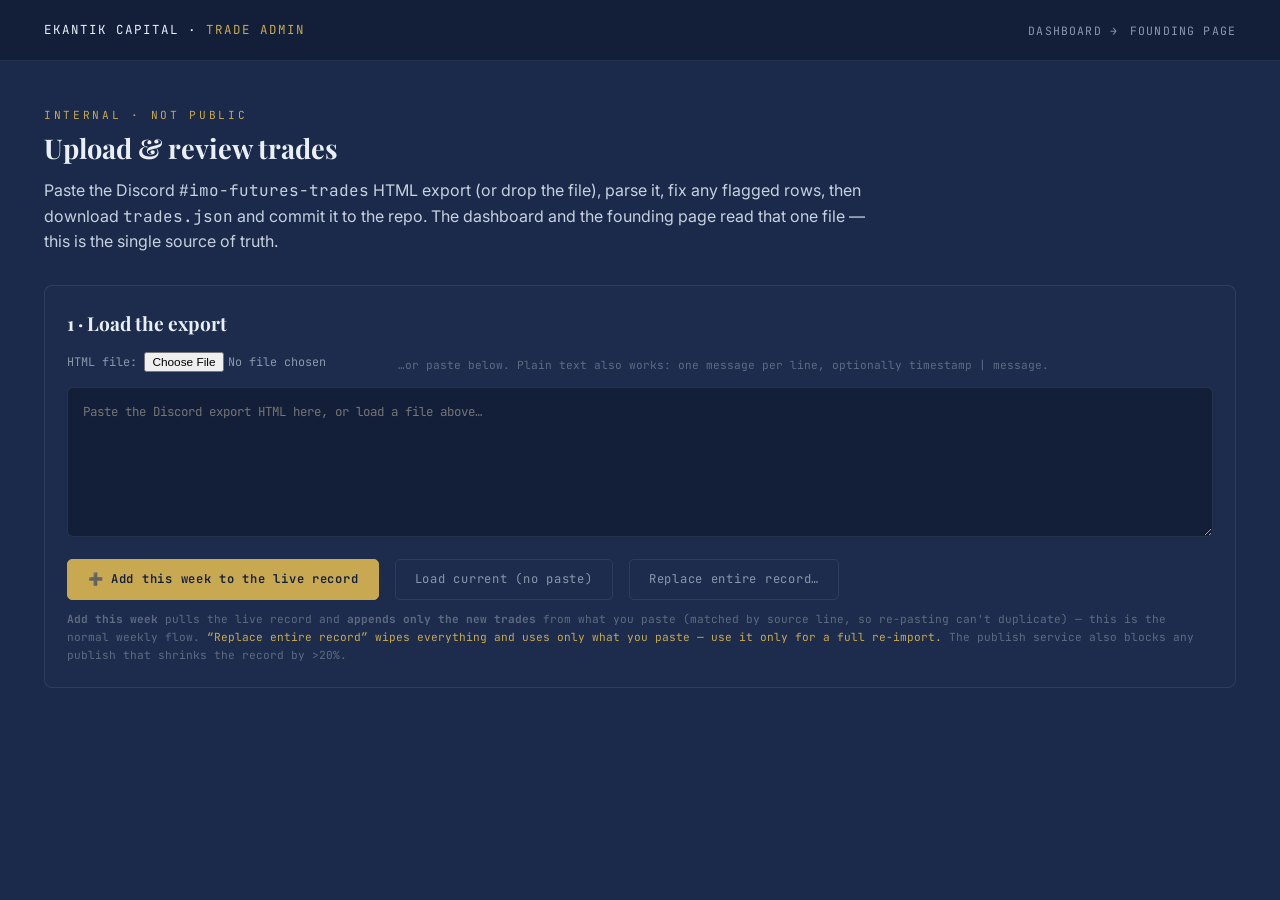
<file: admin.html>
<!DOCTYPE html>
<html lang="en">
<head>
    <meta charset="UTF-8">
    <meta name="viewport" content="width=device-width, initial-scale=1.0">
    <meta name="robots" content="noindex,nofollow">
    <title>Ekantik Capital — Trade Admin</title>

    <link rel="preconnect" href="https://fonts.googleapis.com">
    <link rel="preconnect" href="https://fonts.gstatic.com" crossorigin>
    <link href="https://fonts.googleapis.com/css2?family=Playfair+Display:wght@600&family=JetBrains+Mono:wght@400;500;600&family=Inter:wght@300;400;500;600&display=swap" rel="stylesheet">

    <style>
        *,*::before,*::after{margin:0;padding:0;box-sizing:border-box;}
        :root{
            --navy:#1B2A4A;--navy-deep:#131F38;--gold:#C8A951;--gold-soft:rgba(200,169,81,.14);
            --slate:#8A97AD;--slate-dim:#5E6B82;--ink:#EAEFF7;
            --hair:rgba(200,169,81,.18);--hair-cool:rgba(138,151,173,.16);
            --pos:#4FB286;--neg:#C9554E;
            --display:'Playfair Display',Georgia,serif;--mono:'JetBrains Mono',ui-monospace,Menlo,monospace;--sans:'Inter',-apple-system,sans-serif;
        }
        body{font-family:var(--sans);background:var(--navy);color:var(--ink);line-height:1.6;-webkit-font-smoothing:antialiased;}
        .wrap{max-width:1240px;margin:0 auto;padding:0 24px;}
        a{color:var(--gold);text-decoration:none;}a:hover{text-decoration:underline;}
        h1{font-family:var(--display);font-size:1.7rem;}h2{font-family:var(--display);font-size:1.2rem;margin-bottom:.6rem;}
        .mono{font-family:var(--mono);}

        .topbar{position:sticky;top:0;z-index:20;background:rgba(19,31,56,.92);backdrop-filter:blur(10px);border-bottom:1px solid var(--hair-cool);}
        .topbar .wrap{display:flex;align-items:center;justify-content:space-between;height:60px;}
        .brand{font-family:var(--mono);font-size:.78rem;letter-spacing:.16em;text-transform:uppercase;}
        .brand span{color:var(--gold);}
        .topbar a{font-family:var(--mono);font-size:.72rem;letter-spacing:.1em;text-transform:uppercase;color:var(--slate);}

        header.hd{padding:40px 0 8px;}
        header.hd .kicker{font-family:var(--mono);font-size:.7rem;letter-spacing:.24em;text-transform:uppercase;color:var(--gold);}
        header.hd p{color:#C7D0DE;max-width:840px;margin-top:.5rem;}

        section.card{border:1px solid var(--hair-cool);border-radius:8px;background:rgba(255,255,255,.012);padding:1.4rem;margin:22px 0;}
        .row{display:flex;gap:1rem;flex-wrap:wrap;align-items:center;}
        textarea{width:100%;min-height:150px;background:var(--navy-deep);color:var(--ink);border:1px solid var(--hair-cool);border-radius:6px;
            padding:.9rem;font-family:var(--mono);font-size:.78rem;resize:vertical;}
        textarea:focus{outline:none;border-color:var(--gold);}
        .btn{font-family:var(--mono);font-size:.76rem;letter-spacing:.06em;padding:.7rem 1.2rem;border-radius:5px;border:1px solid var(--gold);cursor:pointer;
            background:transparent;color:var(--gold);transition:all .15s;text-decoration:none;display:inline-flex;align-items:center;gap:.5rem;}
        .btn:hover{background:var(--gold-soft);text-decoration:none;}
        .btn.primary{background:var(--gold);color:var(--navy-deep);font-weight:600;}
        .btn.primary:hover{background:#d9bc66;}
        .btn.ghost{border-color:var(--hair-cool);color:var(--slate);}
        .file-label{font-family:var(--mono);font-size:.74rem;color:var(--slate);}
        input[type=file]{font-family:var(--mono);font-size:.74rem;color:var(--slate);}

        .stat-strip{display:grid;grid-template-columns:repeat(6,1fr);gap:.8rem;margin:10px 0 0;}
        .stat{border:1px solid var(--hair-cool);border-radius:6px;padding:.8rem;}
        .stat .l{font-family:var(--mono);font-size:.6rem;letter-spacing:.1em;text-transform:uppercase;color:var(--slate);}
        .stat .v{font-family:var(--mono);font-size:1.1rem;color:var(--ink);margin-top:.2rem;}
        .stat .v.pos{color:var(--pos);}.stat .v.neg{color:var(--neg);}.stat .v.gold{color:var(--gold);}

        .table-scroll{overflow-x:auto;border:1px solid var(--hair-cool);border-radius:8px;margin-top:10px;}
        table{width:100%;border-collapse:collapse;font-family:var(--mono);font-size:.76rem;min-width:980px;}
        th,td{text-align:left;padding:.45rem .6rem;border-bottom:1px solid var(--hair-cool);}
        th{color:var(--gold);font-size:.62rem;letter-spacing:.06em;text-transform:uppercase;position:sticky;top:0;background:var(--navy-deep);}
        tr.review{background:rgba(200,169,81,.07);}
        tr.excluded{opacity:.45;}
        td input,td select{background:var(--navy-deep);color:var(--ink);border:1px solid var(--hair-cool);border-radius:4px;padding:.3rem .4rem;font-family:var(--mono);font-size:.74rem;width:100%;}
        td input:focus,td select:focus{outline:none;border-color:var(--gold);}
        td.num input{width:74px;}
        .raw-cell{max-width:240px;white-space:nowrap;overflow:hidden;text-overflow:ellipsis;color:var(--slate-dim);font-size:.68rem;}
        .pill{font-size:.58rem;letter-spacing:.06em;text-transform:uppercase;padding:.1rem .45rem;border-radius:99px;border:1px solid var(--hair-cool);color:var(--slate);}
        .msg{font-family:var(--mono);font-size:.76rem;margin-left:1rem;}
        .msg.ok{color:var(--pos);}.msg.err{color:var(--neg);}
        .hint{font-family:var(--mono);font-size:.7rem;color:var(--slate-dim);margin-top:.5rem;}
        .checkcol{text-align:center;}
    </style>
</head>
<body>
    <div class="topbar"><div class="wrap">
        <div class="brand">EKANTIK CAPITAL · <span>Trade Admin</span></div>
        <div><a href="dashboard.html">Dashboard →</a> &nbsp; <a href="index.html">Founding page</a></div>
    </div></div>

    <div class="wrap">
        <header class="hd">
            <span class="kicker">Internal · not public</span>
            <h1>Upload &amp; review trades</h1>
            <p>Paste the Discord <span class="mono">#imo-futures-trades</span> HTML export (or drop the file), parse it, fix any flagged rows, then download <span class="mono">trades.json</span> and commit it to the repo. The dashboard and the founding page read that one file — this is the single source of truth.</p>
        </header>

        <section class="card">
            <h2>1 · Load the export</h2>
            <div class="row" style="margin-bottom:.8rem;">
                <label class="file-label">HTML file: <input type="file" id="file" accept=".html,.htm,.txt"></label>
                <span class="hint">…or paste below. Plain text also works: one message per line, optionally <span class="mono">timestamp | message</span>.</span>
            </div>
            <textarea id="input" placeholder="Paste the Discord export HTML here, or load a file above…"></textarea>
            <div class="row" style="margin-top:.9rem;">
                <button class="btn primary" id="addBtn">➕ Add this week to the live record</button>
                <button class="btn ghost" id="loadCurrent">Load current (no paste)</button>
                <button class="btn ghost" id="parseBtn">Replace entire record…</button>
                <span id="parseMsg" class="msg"></span>
            </div>
            <p class="hint" style="margin-top:.7rem;"><b>Add this week</b> pulls the live record and <b>appends only the new trades</b> from what you paste (matched by source line, so re-pasting can't duplicate) — this is the normal weekly flow. <span style="color:var(--gold)">“Replace entire record” wipes everything and uses only what you paste — use it only for a full re-import.</span> The publish service also blocks any publish that shrinks the record by &gt;20%.</p>
        </section>

        <section class="card" id="reviewCard" style="display:none;">
            <h2>2 · Review &amp; correct</h2>
            <p class="hint">Rows highlighted in gold need a human look (half-size / parenthetical results, unresolved, no-trade). Edit any cell. Untick <b>Incl.</b> to exclude a record from the public counts.</p>
            <div class="stat-strip" id="stats"></div>
            <div class="table-scroll">
                <table id="tbl"><thead><tr>
                    <th class="checkcol">Incl.</th><th>ID</th><th>Series</th><th>Dir</th><th>Entry</th><th>Stop</th><th>Target</th>
                    <th>Points</th><th>Size</th><th>Date</th><th>Status</th><th>Raw (source)</th>
                </tr></thead><tbody id="tbody"></tbody></table>
            </div>
        </section>

        <section class="card" id="exportCard" style="display:none;">
            <h2>3 · Export</h2>
            <div class="row">
                <button class="btn primary" id="downloadBtn">⬇ Download trades.json</button>
                <button class="btn" id="copyBtn">Copy JSON</button>
                <button class="btn ghost" id="saveLocal">Save to browser</button>
                <span id="exportMsg" class="msg"></span>
            </div>
            <p class="hint">Commit the downloaded <span class="mono">trades.json</span> to the repo root. The live page serves whatever is committed there.</p>

            <h2 style="margin-top:1.6rem;">4 · Publish to live site</h2>
            <p class="hint">Commits <span class="mono">trades.json</span> straight to the repo through the publish service; GitHub Pages then redeploys in ~1 min. The service holds the GitHub token server-side — it is never in this page. Set the endpoint once (saved in this browser) and enter the publish password each time.</p>
            <div class="row" style="margin-top:.7rem;">
                <input id="pubEndpoint" type="url" placeholder="https://ekantik-publish.<you>.workers.dev" style="flex:1;min-width:280px;background:var(--navy-deep);color:var(--ink);border:1px solid var(--hair-cool);border-radius:5px;padding:.55rem .7rem;font-family:var(--mono);font-size:.74rem;">
                <input id="pubPassword" type="password" placeholder="publish password" autocomplete="off" style="background:var(--navy-deep);color:var(--ink);border:1px solid var(--hair-cool);border-radius:5px;padding:.55rem .7rem;font-family:var(--mono);font-size:.74rem;">
                <button class="btn primary" id="publishBtn">Publish to live</button>
                <span id="publishMsg" class="msg"></span>
            </div>
            <p class="hint" style="margin-top:.5rem;">This goes live. Records currently excluded keep their data but are marked <span class="mono">excluded</span> and drop out of the public counts.</p>
        </section>
    </div>

    <script src="parser.js"></script>
    <script>
        var ROWS = [], META = null;
        var $ = function(id){ return document.getElementById(id); };

        $("file").addEventListener("change", function(e){
            var f = e.target.files[0]; if(!f) return;
            var rd = new FileReader();
            rd.onload = function(){ $("input").value = rd.result; flash("parseMsg","Loaded "+f.name+" ("+(f.size/1024|0)+" KB). Click Parse.","ok"); };
            rd.readAsText(f);
        });

        // Signature for de-dup: exact source line if present, else id+date+time+points.
        function sig(t){ return t.raw ? "raw:"+t.raw : [t.id,t.date,t.time,t.points].join("|"); }

        // PRIMARY weekly flow: pull the live record and append ONLY new trades.
        $("addBtn").addEventListener("click", function(){
            var txt = $("input").value.trim();
            if(!txt){ flash("parseMsg","Paste this week's export first.","err"); return; }
            var parsed;
            try { parsed = EkantikParser.parse(txt); }
            catch(err){ flash("parseMsg","Parse error: "+err.message,"err"); return; }
            flash("parseMsg","Fetching live record…","");
            fetch("trades.json",{cache:"no-store"}).then(function(r){ if(!r.ok) throw new Error("not found"); return r.json(); })
            .then(function(doc){
                META = {}; Object.keys(doc).forEach(function(k){ if(k!=="trades") META[k]=doc[k]; });
                var current = (doc.trades||doc);
                var seen = {}; current.forEach(function(t){ seen[sig(t)] = true; });
                var fresh = parsed.filter(function(t){ return !seen[sig(t)]; });
                ROWS = current.concat(fresh).map(function(t){ if(t._incl===undefined) t._incl = (t.status!=="no-trade" && t.status!=="unresolved"); return t; });
                renderRows(); renderStats();
                $("reviewCard").style.display=""; $("exportCard").style.display="";
                flash("parseMsg","Added "+fresh.length+" new trade(s) to the live record ("+current.length+" → "+ROWS.length+"). Review, then Publish.", fresh.length?"ok":"err");
                $("reviewCard").scrollIntoView({behavior:"smooth"});
            }).catch(function(e){ flash("parseMsg","Could not load live trades.json to append to: "+e.message,"err"); });
        });

        // EXPLICIT full replacement (guarded by a confirm).
        $("parseBtn").addEventListener("click", function(){
            var txt = $("input").value.trim();
            if(!txt){ flash("parseMsg","Nothing to parse — load a file or paste the export.","err"); return; }
            if(!confirm("REPLACE the entire record with only what you pasted? This discards all existing trades. Use 'Add this week' instead unless you're doing a full re-import.")) return;
            try {
                var trades = EkantikParser.parse(txt);
                ROWS = trades.map(function(t){ t._incl = (t.status!=="no-trade" && t.status!=="unresolved"); return t; });
                META = META || defaultMeta();
                renderRows(); renderStats();
                $("reviewCard").style.display = ""; $("exportCard").style.display = "";
                flash("parseMsg","Parsed "+trades.length+" records (full replace).","ok");
                $("reviewCard").scrollIntoView({behavior:"smooth"});
            } catch(err){ flash("parseMsg","Parse error: "+err.message,"err"); }
        });

        $("loadCurrent").addEventListener("click", function(){
            fetch("trades.json",{cache:"no-store"}).then(function(r){ if(!r.ok) throw new Error("not found"); return r.json(); })
            .then(function(doc){
                // preserve EVERY top-level field (cost_per_contract, cost_basis, and
                // any future metadata) — never cherry-pick, or export silently drops them.
                META = {}; Object.keys(doc).forEach(function(k){ if(k!=="trades") META[k]=doc[k]; });
                ROWS = (doc.trades||doc).map(function(t){ t._incl = (t.status!=="no-trade" && t.status!=="unresolved"); return t; });
                renderRows(); renderStats();
                $("reviewCard").style.display=""; $("exportCard").style.display="";
                flash("parseMsg","Loaded current trades.json ("+ROWS.length+" records).","ok");
            }).catch(function(e){ flash("parseMsg","Could not load trades.json: "+e.message,"err"); });
        });

        function defaultMeta(){
            return { schema:"ekantik-trades/v1",
                source:"Discord #imo-futures-trades export",
                instrument:"ES / MES index futures (points)",
                point_value:50,
                working_unit:5000,
                cost_per_contract:6,
                cost_basis:"Logged points are gross realized fills; cost_per_contract is a round-trip $ per ES-equivalent contract (Tradovate ES all-in ~$6) used to show net figures. Set to 0 for gross only.",
                note:"One continuous, operator-executed record. point_value = $/point (50 = one ES contract); working_unit = $ base for drawdown %. 'review:true' marks records needing confirmation; counts exclude no-trade and unresolved records." };
        }

        function renderRows(){
            var tb = $("tbody"); tb.innerHTML = "";
            ROWS.forEach(function(t,i){
                var tr = document.createElement("tr");
                if(t.review) tr.classList.add("review");
                if(!t._incl) tr.classList.add("excluded");
                tr.innerHTML =
                  '<td class="checkcol"><input type="checkbox" data-i="'+i+'" data-k="_incl" '+(t._incl?"checked":"")+'></td>' +
                  '<td><input data-i="'+i+'" data-k="id" value="'+attr(t.id)+'" style="width:54px"></td>' +
                  '<td>'+sel(i,"series",t.series,["historical","live"])+'</td>' +
                  '<td>'+sel(i,"direction",t.direction,["short","long",""])+'</td>' +
                  '<td class="num">'+num(i,"entry",t.entry)+'</td>' +
                  '<td class="num">'+num(i,"stop",t.stop)+'</td>' +
                  '<td class="num">'+num(i,"target",t.target)+'</td>' +
                  '<td class="num">'+num(i,"points",t.points)+'</td>' +
                  '<td><input data-i="'+i+'" data-k="size" value="'+attr(t.size)+'" style="width:62px"></td>' +
                  '<td><input data-i="'+i+'" data-k="date" value="'+attr(t.date)+'" style="width:96px"></td>' +
                  '<td><span class="pill">'+attr(t.status)+'</span>'+(t.review?' <span class="pill" style="color:var(--gold)">review</span>':'')+'</td>' +
                  '<td class="raw-cell" title="'+attr(t.raw)+'">'+attr(t.raw)+'</td>';
                tb.appendChild(tr);
            });
            tb.querySelectorAll("input,select").forEach(function(el){
                el.addEventListener("change", onEdit);
            });
        }

        function onEdit(e){
            var el = e.target, i = +el.getAttribute("data-i"), k = el.getAttribute("data-k");
            var t = ROWS[i];
            if(k === "_incl"){ t._incl = el.checked; }
            else if(["entry","stop","target","points"].indexOf(k) !== -1){
                t[k] = el.value === "" ? null : parseFloat(el.value);
            } else { t[k] = el.value || (k==="direction"?null:el.value); }
            // recompute status from points when points edited
            if(k === "points"){
                if(t.points == null) t.status = "unresolved";
                else if(t.points > 0) t.status = "win";
                else if(t.points < 0) t.status = "loss";
                else t.status = "scratch";
            }
            renderRows(); renderStats();
        }

        function renderStats(){
            var included = ROWS.filter(function(t){ return t._incl; });
            var s = EkantikParser.computeStats(included.map(stripUI));
            $("stats").innerHTML =
                stat("Countable", s.count, "") +
                stat("Win rate", (s.winRate*100).toFixed(1)+"%", "gold") +
                stat("Net pts", fmt(s.net), s.net>=0?"pos":"neg") +
                stat("Profit factor", s.profitFactor==null?"—":s.profitFactor.toFixed(2), "gold") +
                stat("Hist / Live", s.historical+" / "+s.live, "") +
                stat("Flagged", ROWS.filter(function(t){return t.review;}).length, "gold");
        }
        function stat(l,v,c){ return '<div class="stat"><div class="l">'+l+'</div><div class="v '+c+'">'+v+'</div></div>'; }

        $("downloadBtn").addEventListener("click", function(){
            var blob = new Blob([buildJSON()], {type:"application/json"});
            var a = document.createElement("a");
            a.href = URL.createObjectURL(blob); a.download = "trades.json"; a.click();
            URL.revokeObjectURL(a.href);
            flash("exportMsg","Downloaded. Commit it to the repo root.","ok");
        });
        $("copyBtn").addEventListener("click", function(){
            navigator.clipboard.writeText(buildJSON()).then(function(){ flash("exportMsg","Copied to clipboard.","ok"); });
        });
        $("saveLocal").addEventListener("click", function(){
            localStorage.setItem("ekantik_trades", buildJSON());
            flash("exportMsg","Saved to this browser (localStorage).","ok");
        });

        // Remember the publish endpoint (NOT the password) in this browser.
        $("pubEndpoint").value = localStorage.getItem("ekantik_pub_endpoint") || "";
        $("pubEndpoint").addEventListener("change", function(){
            localStorage.setItem("ekantik_pub_endpoint", $("pubEndpoint").value.trim());
        });
        $("publishBtn").addEventListener("click", function(){
            var endpoint = $("pubEndpoint").value.trim();
            var password = $("pubPassword").value;
            if(!endpoint){ flash("publishMsg","Set the publish endpoint URL first.","err"); return; }
            if(!password){ flash("publishMsg","Enter the publish password.","err"); return; }
            var content = buildJSON();
            var count = ROWS.filter(function(t){ return t._incl; }).length;
            if(!confirm("Publish "+ROWS.length+" records ("+count+" included) to the LIVE site now?")) return;
            var btn = $("publishBtn"); btn.disabled = true;
            flash("publishMsg","Publishing…","");
            fetch(endpoint, {
                method:"POST",
                headers:{ "Content-Type":"application/json" },
                body: JSON.stringify({ password:password, content:content,
                    message:"Update trades.json ("+count+" included of "+ROWS.length+") via admin publish" })
            })
            .then(function(r){ return r.json().then(function(j){ return { ok:r.ok, j:j }; }); })
            .then(function(res){
                if(res.ok && res.j.ok){
                    flash("publishMsg","Published — Pages will redeploy shortly.","ok");
                    if(res.j.commit){ var m=$("publishMsg"); m.innerHTML += ' <a href="'+res.j.commit+'" target="_blank" rel="noopener">view commit →</a>'; }
                } else {
                    var j = res.j || {};
                    var msg = (j.error||"failed") + (j.status?(" [github "+j.status+"]"):"") + (j.detail?(" — "+String(j.detail).slice(0,200)):"");
                    flash("publishMsg","Failed: "+msg,"err");
                }
            })
            .catch(function(e){ flash("publishMsg","Network error: "+e.message,"err"); })
            .then(function(){ btn.disabled = false; });
        });

        function buildJSON(){
            var trades = ROWS.map(function(t, i){
                var o = stripUI(t);
                o.seq = i + 1;                 // re-sequence in table order (appended weeks get clean, non-colliding seq)
                o.review = !!t.review;
                if(!t._incl && o.status!=="no-trade" && o.status!=="unresolved"){ o.status = "excluded"; o.review = true; }
                return o;
            });
            var doc = Object.assign({}, META, { generated: new Date().toISOString().replace(/\.\d+Z$/,"Z"), trades: trades });
            return JSON.stringify(doc, null, 2);
        }
        function stripUI(t){
            var o = {}; ["id","series","direction","entry","stop","target","points","size","date","time","status","review","raw"].forEach(function(k){ if(k in t) o[k]=t[k]; });
            return o;
        }

        function sel(i,k,v,opts){
            return '<select data-i="'+i+'" data-k="'+k+'">'+opts.map(function(o){
                return '<option value="'+o+'"'+(String(v||"")===o?" selected":"")+'>'+(o||"—")+'</option>';
            }).join("")+'</select>';
        }
        function num(i,k,v){ return '<input data-i="'+i+'" data-k="'+k+'" value="'+(v==null?"":v)+'" inputmode="decimal">'; }
        function attr(s){ return s==null?"":String(s).replace(/"/g,"&quot;").replace(/</g,"&lt;"); }
        function fmt(n){ return (n>0?"+":"")+n; }
        function flash(id,txt,cls){ var e=$(id); e.textContent=txt; e.className="msg "+(cls||""); }
    </script>
</body>
</html>
</file>
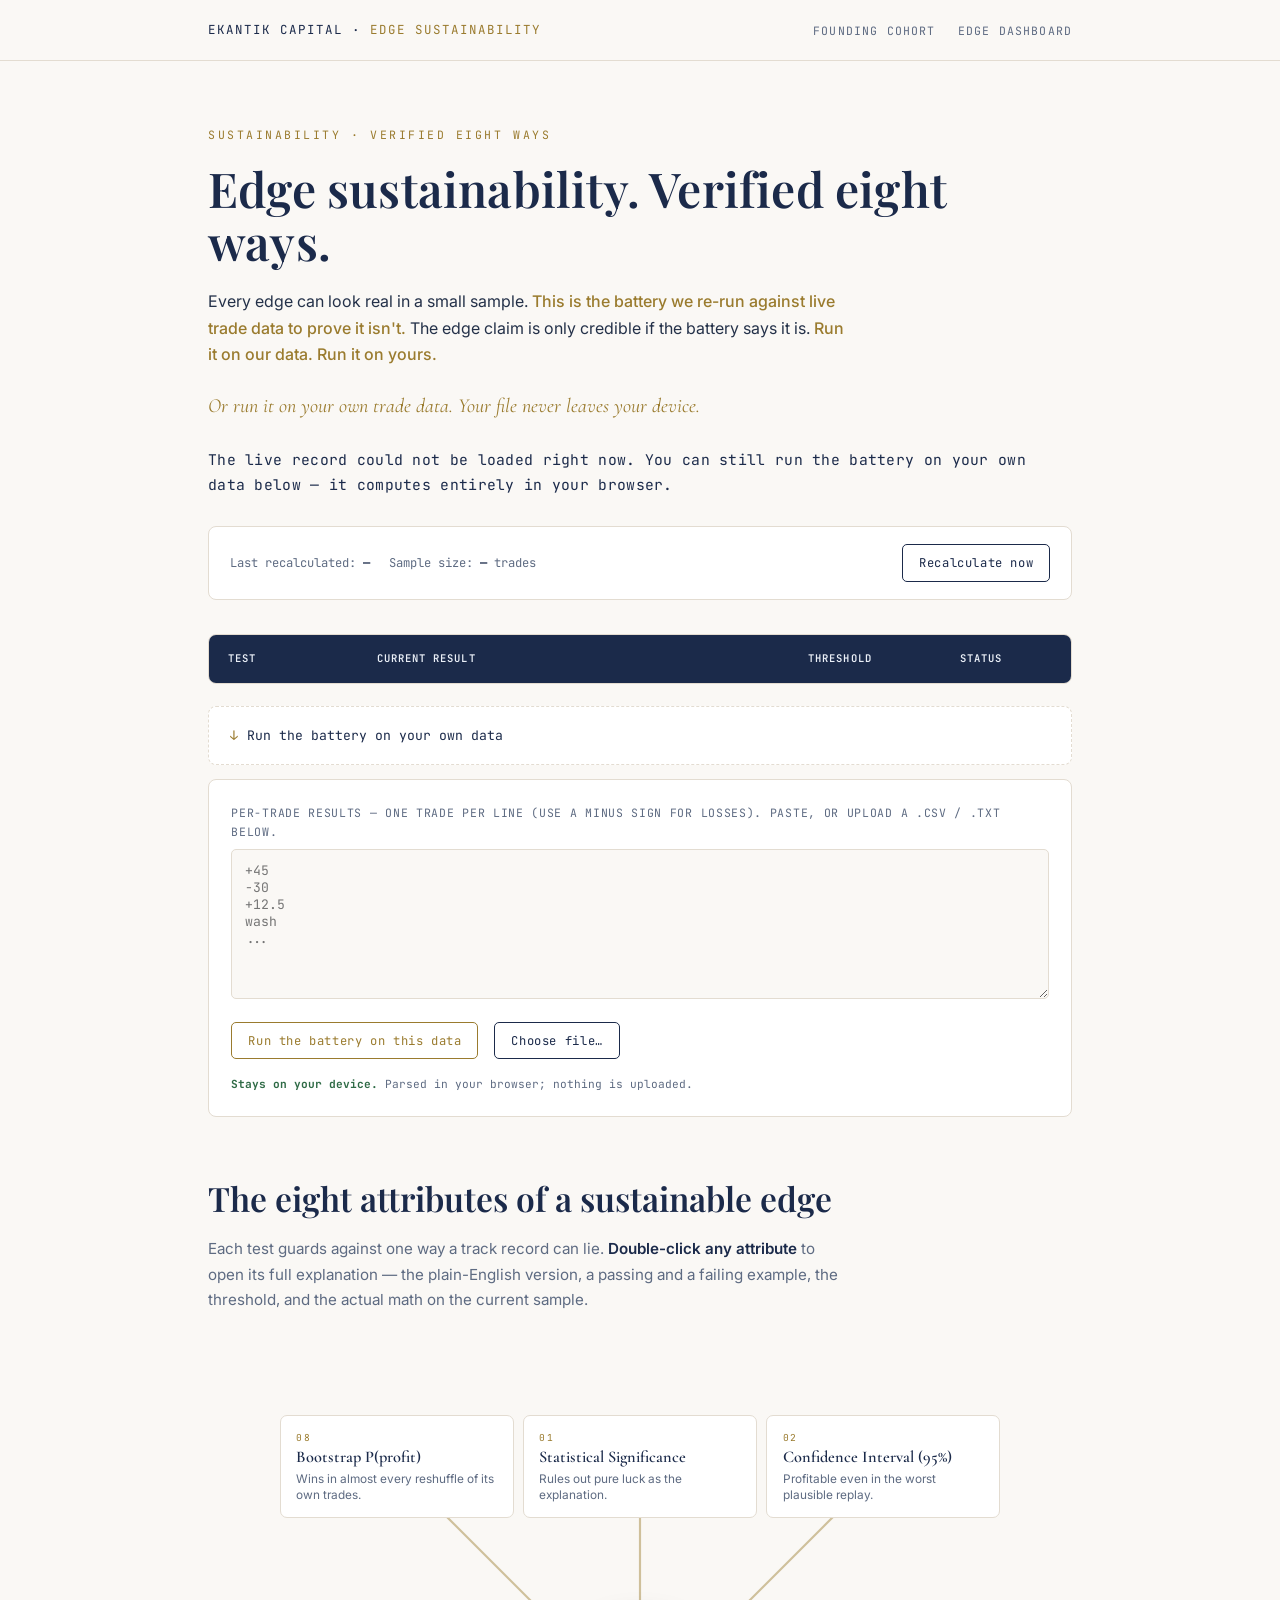
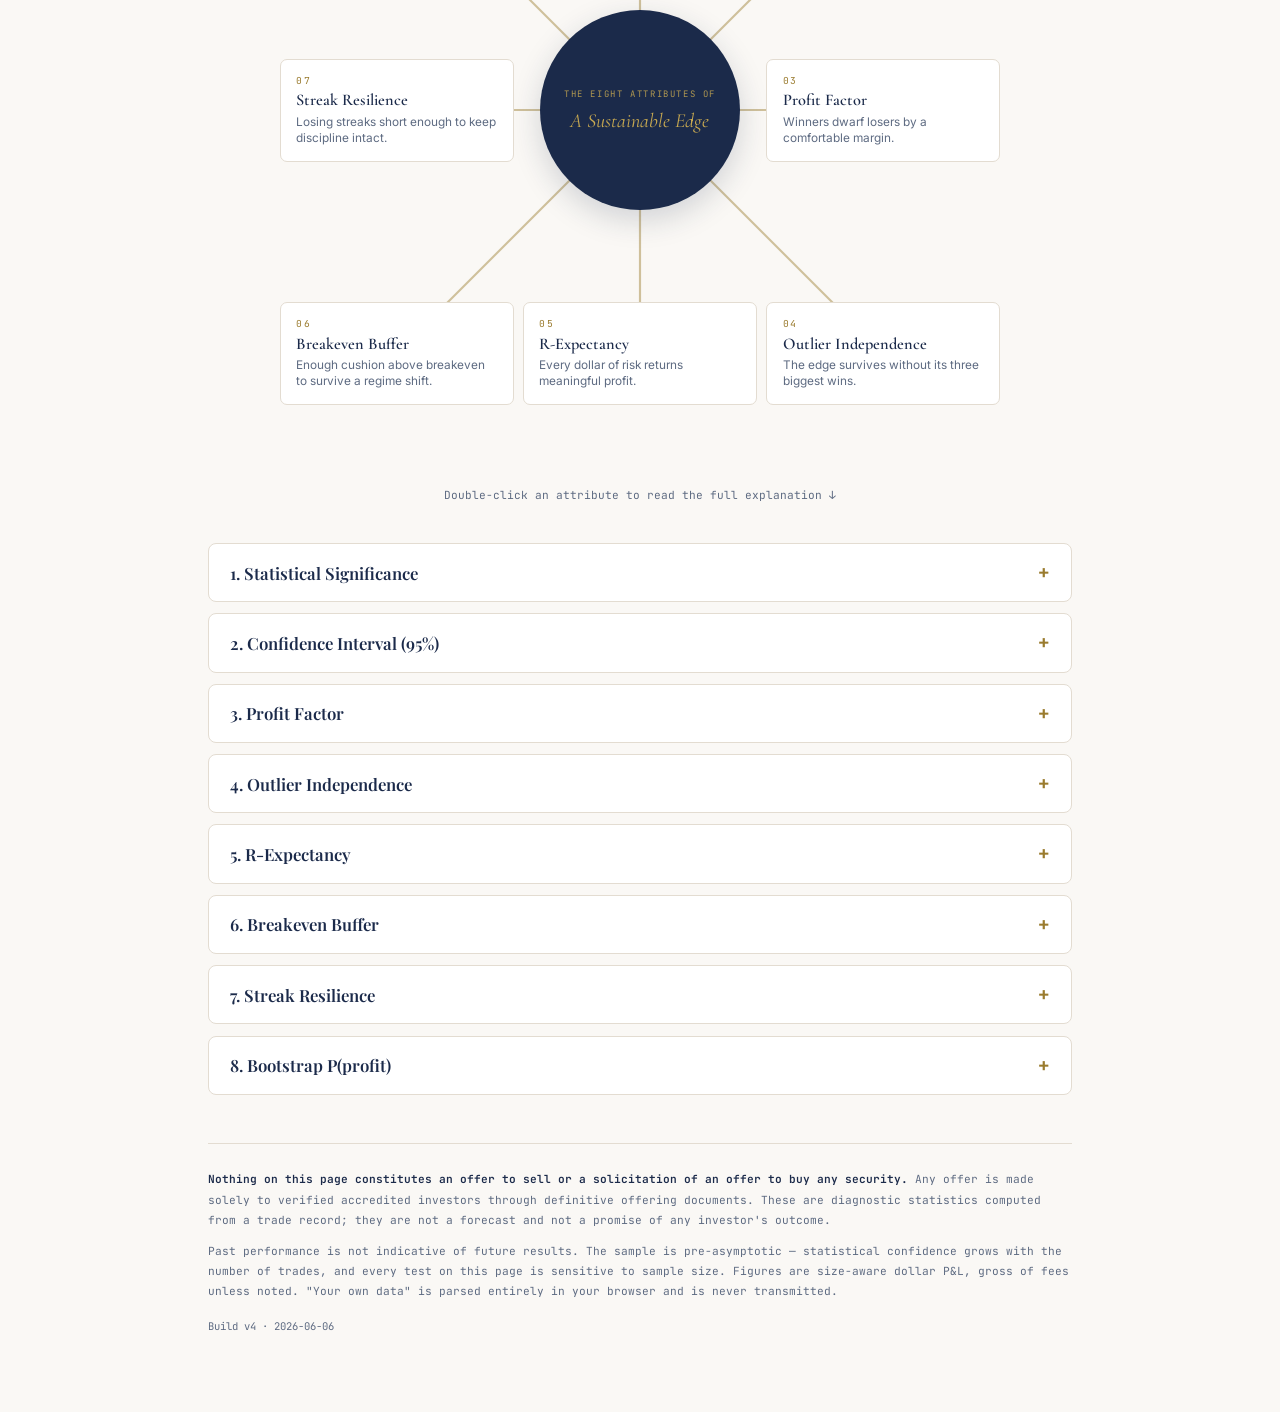
<file: sustainability.html>
<!DOCTYPE html>
<html lang="en">
<head>
    <meta charset="UTF-8">
    <meta name="viewport" content="width=device-width, initial-scale=1.0">

    <!-- Consistent with the cohort page: noindex until the 506(b)/506(c)
         decision is resolved by counsel. -->
    <meta name="robots" content="noindex,nofollow">

    <title>Ekantik Capital — Edge Sustainability</title>
    <meta name="description" content="Eight independent robustness tests, recomputed live from the trade record — or from your own data, in your browser. Nothing on this page is an offer.">

    <link rel="preconnect" href="https://fonts.googleapis.com">
    <link rel="preconnect" href="https://fonts.gstatic.com" crossorigin>
    <link href="https://fonts.googleapis.com/css2?family=Playfair+Display:wght@500;600;700&family=Cormorant+Garamond:ital,wght@0,500;0,600;1,500;1,600&family=JetBrains+Mono:wght@400;500;600&family=Inter:wght@300;400;500;600&display=swap" rel="stylesheet">

    <!-- Shared brand tokens (single source across properties) -->
    <link rel="stylesheet" href="tokens.css">

    <style>
        *, *::before, *::after { margin: 0; padding: 0; box-sizing: border-box; }

        /* Light "instrument-on-paper" theme — local to this tool page. */
        :root {
            --paper:    #FAF8F5;
            --paper-2:  #F3EFE9;
            --line:     #E3DCD1;
            --line-2:   rgba(27, 42, 74, 0.10);
            --text:     #243149;
            --text-dim: #5E6B82;
            --gold-deep:#9A7B2E;   /* readable gold for figures on paper */
            --pass:     #2F6B46;
            --pass-bg:  #E7F1EA;
            --fail:     #B23A33;
            --fail-bg:  #F7E9E8;
        }

        body {
            font-family: var(--sans);
            background: var(--paper);
            color: var(--text);
            line-height: 1.65;
            -webkit-font-smoothing: antialiased;
        }
        .wrap { max-width: 920px; margin: 0 auto; padding: 0 28px; }

        h1 { font-family: var(--display); font-weight: 600; color: var(--navy); line-height: 1.12; letter-spacing: 0.2px; font-size: clamp(2rem, 5vw, 3rem); }
        a { color: var(--gold-deep); text-decoration: none; }
        a:hover { text-decoration: underline; }
        strong { color: var(--navy); font-weight: 600; }

        /* nav */
        .nav { border-bottom: 1px solid var(--line); background: rgba(250,248,245,0.9); backdrop-filter: blur(8px); position: sticky; top: 0; z-index: 20; }
        .nav-inner { max-width: 920px; margin: 0 auto; padding: 0 28px; height: 60px; display: flex; align-items: center; justify-content: space-between; }
        .brand { font-family: var(--mono); font-size: 0.78rem; letter-spacing: 0.16em; text-transform: uppercase; color: var(--navy); }
        .brand span { color: var(--gold-deep); }
        .nav-links { display: flex; gap: 1.4rem; }
        .nav-links a { font-family: var(--mono); font-size: 0.72rem; letter-spacing: 0.1em; text-transform: uppercase; color: var(--text-dim); }
        .nav-links a:hover { color: var(--navy); text-decoration: none; }

        /* header block */
        header { padding: 64px 0 8px; }
        .eyebrow { font-family: var(--mono); font-size: 0.72rem; letter-spacing: 0.22em; text-transform: uppercase; color: var(--gold-deep); display: block; margin-bottom: 1.1rem; }
        .intro { max-width: 640px; margin-top: 1.2rem; color: var(--text); }
        .intro .hi { color: var(--gold-deep); font-weight: 500; }
        .own-line { font-family: var(--serif); font-style: italic; font-size: 1.25rem; color: var(--gold-deep); margin-top: 1.4rem; }
        .verdict { font-family: var(--mono); font-size: 0.92rem; color: var(--navy); margin-top: 1.6rem; letter-spacing: 0.02em; }
        .verdict b { color: var(--gold-deep); }

        /* control bar */
        .ctrl { display: flex; flex-wrap: wrap; align-items: center; gap: 1.2rem; border: 1px solid var(--line); border-radius: 8px; background: #fff; padding: 1.1rem 1.3rem; margin-top: 1.8rem; }
        .ctrl .meta { font-family: var(--mono); font-size: 0.76rem; color: var(--text-dim); }
        .ctrl .meta b { color: var(--navy); font-weight: 600; }
        .ctrl .spacer { flex: 1 1 auto; }
        .btn { font-family: var(--mono); font-size: 0.76rem; letter-spacing: 0.05em; padding: 0.6rem 1rem; border-radius: 5px; border: 1px solid var(--navy); background: #fff; color: var(--navy); cursor: pointer; transition: all 0.15s ease; }
        .btn:hover { background: var(--navy); color: #fff; }
        .btn-gold { border-color: var(--gold-deep); color: var(--gold-deep); }
        .btn-gold:hover { background: var(--gold-deep); color: #fff; }
        .reset-link { font-family: var(--mono); font-size: 0.74rem; color: var(--text-dim); border: none; background: none; cursor: pointer; text-decoration: underline; padding: 0; }
        .reset-link:hover { color: var(--navy); }
        .reset-wrap { display: none; }
        .reset-wrap.show { display: inline; }

        .src-banner { display: none; font-family: var(--mono); font-size: 0.74rem; color: var(--gold-deep); border-left: 2px solid var(--gold-deep); padding: 0.3rem 0 0.3rem 0.9rem; margin-top: 1.2rem; }
        .src-banner.show { display: block; }

        /* table */
        .table-scroll { overflow-x: auto; margin-top: 1.6rem; border: 1px solid var(--line); border-radius: 8px; }
        table { width: 100%; border-collapse: collapse; min-width: 640px; }
        thead th { background: var(--navy); color: #EAEFF7; font-family: var(--mono); font-size: 0.66rem; letter-spacing: 0.1em; text-transform: uppercase; font-weight: 600; text-align: left; padding: 0.95rem 1.2rem; }
        thead th.c-thr, thead th.c-stat { text-align: right; }
        thead th.c-stat { text-align: center; }
        tbody td { padding: 1rem 1.2rem; border-bottom: 1px solid var(--line-2); vertical-align: middle; }
        tbody tr:nth-child(even) td { background: var(--paper-2); }
        tbody tr:last-child td { border-bottom: none; }
        .t-name { color: var(--navy); font-weight: 600; font-size: 0.95rem; }
        .t-name .num { color: var(--gold-deep); }
        .t-res { font-family: var(--mono); font-size: 0.9rem; color: var(--gold-deep); font-weight: 600; }
        .t-thr { font-family: var(--mono); font-size: 0.82rem; color: var(--text-dim); text-align: right; }
        .c-stat { text-align: center; }
        .pill { font-family: var(--mono); font-size: 0.66rem; letter-spacing: 0.08em; font-weight: 600; padding: 0.28rem 0.8rem; border-radius: 999px; display: inline-block; }
        .pill.pass { background: var(--pass-bg); color: var(--pass); }
        .pill.fail { background: var(--fail-bg); color: var(--fail); }

        /* own-data */
        .owncta { display: flex; align-items: center; gap: 0.6rem; width: 100%; border: 1px dashed var(--line); border-radius: 8px; background: #fff; padding: 1.1rem 1.3rem; margin-top: 1.4rem; font-family: var(--mono); font-size: 0.82rem; color: var(--navy); cursor: pointer; }
        .owncta:hover { border-color: var(--gold-deep); }
        .owncta .arr { color: var(--gold-deep); }
        .ownpanel { display: none; border: 1px solid var(--line); border-radius: 8px; background: #fff; padding: 1.4rem; margin-top: 0.9rem; }
        .ownpanel.show { display: block; }
        .ownpanel label { font-family: var(--mono); font-size: 0.72rem; letter-spacing: 0.06em; text-transform: uppercase; color: var(--text-dim); display: block; margin-bottom: 0.5rem; }
        .ownpanel textarea { width: 100%; min-height: 150px; resize: vertical; border: 1px solid var(--line); border-radius: 5px; padding: 0.8rem; font-family: var(--mono); font-size: 0.82rem; color: var(--text); background: var(--paper); }
        .ownpanel textarea:focus { outline: none; border-color: var(--gold-deep); }
        .own-row { display: flex; flex-wrap: wrap; align-items: center; gap: 1rem; margin-top: 1rem; }
        .privacy { font-family: var(--mono); font-size: 0.7rem; color: var(--text-dim); }
        .privacy b { color: var(--pass); }
        .own-err { display: none; font-family: var(--mono); font-size: 0.74rem; color: var(--fail); margin-top: 0.8rem; }
        .own-err.show { display: block; }
        .filewrap { position: relative; overflow: hidden; display: inline-block; }
        .filewrap input[type=file] { position: absolute; inset: 0; opacity: 0; cursor: pointer; }

        /* methods */
        details.methods { margin-top: 2rem; border: 1px solid var(--line); border-radius: 8px; background: #fff; }
        details.methods > summary { cursor: pointer; font-family: var(--mono); font-size: 0.76rem; letter-spacing: 0.06em; color: var(--gold-deep); padding: 1rem 1.3rem; list-style: none; }
        details.methods > summary::-webkit-details-marker { display: none; }
        details.methods[open] > summary { border-bottom: 1px solid var(--line); }
        .methods-body { padding: 0.5rem 1.3rem 1.3rem; }
        .methods-body dt { font-family: var(--mono); font-size: 0.8rem; color: var(--navy); font-weight: 600; margin-top: 1rem; }
        .methods-body dd { font-size: 0.9rem; color: var(--text-dim); margin: 0.2rem 0 0; }

        .compliance { font-family: var(--mono); font-size: 0.7rem; color: var(--text-dim); line-height: 1.8; border-top: 1px solid var(--line); margin-top: 3rem; padding: 1.6rem 0 4rem; }
        .compliance p { margin-bottom: 0.7rem; }
        .compliance strong { color: var(--navy); }

        /* ===== radial "eight attributes" diagram ===== */
        .attrs { margin-top: 3.4rem; }
        .attrs-h { font-family: var(--display); font-weight: 600; color: var(--navy); font-size: clamp(1.5rem, 3.4vw, 2.1rem); }
        .attrs-sub { max-width: 640px; color: var(--text-dim); margin-top: 0.6rem; font-size: 0.95rem; }
        .hubwrap { position: relative; max-width: 720px; margin: 2.4rem auto 1rem; aspect-ratio: 1 / 1; }
        .spokes { position: absolute; inset: 0; width: 100%; height: 100%; z-index: 0; pointer-events: none; }
        .attrgrid {
            position: relative; z-index: 1; height: 100%;
            display: grid; gap: 0.6rem;
            grid-template-columns: repeat(3, 1fr); grid-template-rows: repeat(3, 1fr);
            grid-template-areas: "c8 c1 c2" "c7 hub c3" "c6 c5 c4";
        }
        .hub {
            grid-area: hub; border-radius: 50%; background: var(--navy);
            display: flex; flex-direction: column; align-items: center; justify-content: center;
            text-align: center; padding: 1.2rem; aspect-ratio: 1/1; align-self: center; justify-self: center;
            width: 100%; max-width: 200px; box-shadow: 0 10px 30px rgba(27,42,74,0.18);
        }
        .hub .hl { font-family: var(--mono); font-size: 0.56rem; letter-spacing: 0.18em; text-transform: uppercase; color: var(--gold); opacity: 0.85; }
        .hub .ht { font-family: var(--serif); font-style: italic; font-size: 1.25rem; color: var(--gold); margin-top: 0.4rem; line-height: 1.2; }
        .acard {
            background: #fff; border: 1px solid var(--line); border-radius: 7px; padding: 0.85rem 0.95rem;
            cursor: pointer; transition: border-color 0.15s ease, box-shadow 0.15s ease, transform 0.15s ease;
            align-self: center; user-select: none;
        }
        .acard:hover { border-color: var(--gold-deep); box-shadow: 0 6px 18px rgba(27,42,74,0.08); }
        .acard.sel { border-color: var(--gold-deep); border-left-width: 3px; box-shadow: 0 6px 18px rgba(27,42,74,0.12); }
        .acard .an { font-family: var(--mono); font-size: 0.6rem; letter-spacing: 0.14em; color: var(--gold-deep); }
        .acard .at { font-family: var(--serif); font-weight: 600; font-size: 1.02rem; color: var(--navy); line-height: 1.15; margin: 0.15rem 0 0.3rem; }
        .acard .ab { font-size: 0.74rem; color: var(--text-dim); line-height: 1.35; }
        .dblhint { text-align: center; font-family: var(--mono); font-size: 0.7rem; color: var(--text-dim); margin-top: 0.4rem; }

        /* ===== per-attribute explainers ===== */
        .details { margin-top: 2.4rem; display: grid; gap: 0.7rem; }
        .adetail { border: 1px solid var(--line); border-radius: 8px; background: #fff; scroll-margin-top: 76px; }
        .adetail.sel { border-color: var(--gold-deep); }
        .adetail-head {
            width: 100%; text-align: left; cursor: pointer; background: none; border: none;
            font-family: var(--display); font-weight: 600; font-size: 1.05rem; color: var(--navy);
            padding: 1.1rem 1.3rem; display: flex; align-items: center; justify-content: space-between; gap: 1rem;
        }
        .adetail-head .chev { font-family: var(--mono); color: var(--gold-deep); font-size: 1.2rem; line-height: 1; }
        .adetail-body { display: none; padding: 0 1.3rem 1.4rem; }
        .adetail.open .adetail-body { display: block; }
        .adetail.open .adetail-head { border-bottom: 1px solid var(--line); margin-bottom: 1.2rem; }
        .aq { font-family: var(--serif); font-style: italic; font-size: 1.3rem; color: var(--navy); border-left: 2px solid var(--gold-deep); padding-left: 1rem; margin-bottom: 1.1rem; }
        .aexplain p { color: var(--text); margin-bottom: 0.9rem; font-size: 0.98rem; }
        .aexplain em { font-style: italic; color: var(--gold-deep); }
        .aex-row { display: grid; grid-template-columns: 1fr 1fr; gap: 1rem; margin: 1.2rem 0; }
        .aex { border: 1px solid var(--line); border-radius: 6px; padding: 1rem 1.1rem; }
        .aex.pass { border-left: 3px solid var(--pass); background: var(--pass-bg); }
        .aex.fail { border-left: 3px solid var(--fail); background: var(--fail-bg); }
        .aex .aexh { font-family: var(--mono); font-size: 0.64rem; letter-spacing: 0.1em; font-weight: 600; margin-bottom: 0.5rem; }
        .aex.pass .aexh { color: var(--pass); }
        .aex.fail .aexh { color: var(--fail); }
        .aex p { font-size: 0.86rem; color: var(--text); line-height: 1.5; }
        .athr { background: var(--paper-2); border-radius: 6px; padding: 0.9rem 1.1rem; font-family: var(--mono); font-size: 0.8rem; color: var(--text-dim); margin: 1.2rem 0; }
        .athr-l { letter-spacing: 0.1em; text-transform: uppercase; font-size: 0.66rem; margin-right: 0.6rem; }
        .athr b { color: var(--navy); margin-right: 0.6rem; }
        .acur { font-family: var(--mono); font-size: 0.92rem; color: var(--navy); margin: 1rem 0; }
        .acur b { color: var(--gold-deep); }
        .acalc { background: var(--paper-2); border-radius: 6px; padding: 0.9rem 1.1rem; margin: 1rem 0; }
        .acalc-h { font-family: var(--mono); font-size: 0.66rem; letter-spacing: 0.08em; text-transform: uppercase; color: var(--text-dim); margin-bottom: 0.4rem; }
        .acalc code { font-family: var(--mono); font-size: 0.84rem; color: var(--text); }
        details.ahow { margin: 1rem 0; }
        details.ahow > summary { cursor: pointer; font-family: var(--mono); font-size: 0.72rem; letter-spacing: 0.06em; color: var(--gold-deep); list-style: none; }
        details.ahow > summary::-webkit-details-marker { display: none; }
        details.ahow > summary::before { content: "→ "; }
        details.ahow[open] > summary::before { content: "↓ "; }
        details.ahow p { font-size: 0.88rem; color: var(--text-dim); margin-top: 0.5rem; }
        .aquote { font-family: var(--serif); font-style: italic; font-size: 1.15rem; color: var(--gold-deep); border-top: 1px solid var(--line); padding-top: 1.1rem; margin-top: 1.2rem; }

        @media (max-width: 760px) {
            .hubwrap { aspect-ratio: auto; }
            .spokes, .hub { display: none; }
            .attrgrid { grid-template-columns: 1fr 1fr; grid-template-rows: none; grid-template-areas: none; }
            .aex-row { grid-template-columns: 1fr; }
        }
        @media (max-width: 460px) { .attrgrid { grid-template-columns: 1fr; } }
        @media (max-width: 640px) { .nav-links a:first-child { display: none; } }
    </style>
</head>
<body>
    <nav class="nav">
        <div class="nav-inner">
            <div class="brand">EKANTIK CAPITAL · <span>Edge sustainability</span></div>
            <div class="nav-links">
                <a href="index.html">Founding cohort</a>
                <a href="dashboard.html">Edge dashboard</a>
            </div>
        </div>
    </nav>

    <header>
        <div class="wrap">
            <span class="eyebrow">Sustainability · Verified eight ways</span>
            <h1>Edge sustainability. Verified eight ways.</h1>

            <p class="intro">Every edge can look real in a small sample. <span class="hi">This is the battery we re-run against live trade data to prove it isn't.</span> The edge claim is only credible if the battery says it is. <span class="hi">Run it on our data. Run it on yours.</span></p>

            <p class="own-line">Or run it on your own trade data. Your file never leaves your device.</p>

            <p class="verdict" id="verdict"><b>Loading…</b> recomputing the battery from the live record.</p>

            <div class="ctrl">
                <span class="meta">Last recalculated: <b id="lastCalc">—</b></span>
                <span class="meta">Sample size: <b id="sampleN">—</b> trades</span>
                <span class="spacer"></span>
                <button class="btn" id="recalcBtn">Recalculate now</button>
                <span class="reset-wrap" id="resetWrap"><button class="reset-link" id="resetBtn">Reset to Ekantik sample</button></span>
            </div>

            <div class="src-banner" id="srcBanner"></div>
        </div>
    </header>

    <main class="wrap">
        <div class="table-scroll">
            <table>
                <thead>
                    <tr>
                        <th class="c-name">Test</th>
                        <th class="c-res">Current result</th>
                        <th class="c-thr">Threshold</th>
                        <th class="c-stat">Status</th>
                    </tr>
                </thead>
                <tbody id="batteryRows"><!-- rendered by JS --></tbody>
            </table>
        </div>

        <div class="owncta" id="ownToggle"><span class="arr">↓</span> Run the battery on your own data</div>
        <div class="ownpanel" id="ownPanel">
            <label for="ownInput">Per-trade results — one trade per line (use a minus sign for losses). Paste, or upload a .csv / .txt below.</label>
            <textarea id="ownInput" placeholder="+45&#10;-30&#10;+12.5&#10;wash&#10;..."></textarea>
            <div class="own-row">
                <button class="btn btn-gold" id="runOwnBtn">Run the battery on this data</button>
                <span class="filewrap"><button class="btn" type="button">Choose file…</button><input type="file" id="ownFile" accept=".csv,.txt,.tsv,text/plain"></span>
                <span class="privacy"><b>Stays on your device.</b> Parsed in your browser; nothing is uploaded.</span>
            </div>
            <p class="own-err" id="ownErr"></p>
        </div>

        <section class="attrs">
            <h2 class="attrs-h">The eight attributes of a sustainable edge</h2>
            <p class="attrs-sub">Each test guards against one way a track record can lie. <strong>Double-click any attribute</strong> to open its full explanation — the plain-English version, a passing and a failing example, the threshold, and the actual math on the current sample.</p>

            <div class="hubwrap">
                <svg class="spokes" viewBox="0 0 100 100" preserveAspectRatio="none" aria-hidden="true">
                    <g stroke="#9A7B2E" stroke-width="0.3" stroke-opacity="0.45">
                        <line x1="50" y1="50" x2="50"    y2="16.67"></line>
                        <line x1="50" y1="50" x2="83.33" y2="16.67"></line>
                        <line x1="50" y1="50" x2="83.33" y2="50"></line>
                        <line x1="50" y1="50" x2="83.33" y2="83.33"></line>
                        <line x1="50" y1="50" x2="50"    y2="83.33"></line>
                        <line x1="50" y1="50" x2="16.67" y2="83.33"></line>
                        <line x1="50" y1="50" x2="16.67" y2="50"></line>
                        <line x1="50" y1="50" x2="16.67" y2="16.67"></line>
                    </g>
                </svg>
                <div class="attrgrid" id="attrGrid">
                    <div class="hub"><span class="hl">The eight attributes of</span><span class="ht">A Sustainable Edge</span></div>
                    <!-- attribute cards rendered by JS -->
                </div>
            </div>
            <p class="dblhint">Double-click an attribute to read the full explanation ↓</p>

            <div class="details" id="attrDetails"><!-- explainers rendered by JS --></div>
        </section>

        <div class="compliance">
            <p><strong>Nothing on this page constitutes an offer to sell or a solicitation of an offer to buy any security.</strong> Any offer is made solely to verified accredited investors through definitive offering documents. These are diagnostic statistics computed from a trade record; they are not a forecast and not a promise of any investor's outcome.</p>
            <p>Past performance is not indicative of future results. The sample is pre-asymptotic — statistical confidence grows with the number of trades, and every test on this page is sensitive to sample size. Figures are size-aware dollar P&amp;L, gross of fees unless noted. "Your own data" is parsed entirely in your browser and is never transmitted.</p>
            <p style="color:var(--text-dim);font-size:0.66rem;margin-top:1rem;">Build v4 · 2026-06-06</p>
        </div>
    </main>

    <script src="parser.js"></script>
    <script>
        /* ---------- test definitions: threshold + pass rule + formatting ---------- */
        const num0 = x => Math.round(x).toLocaleString("en-US");
        const dollars = x => (x < 0 ? "−$" : "$") + num0(Math.abs(x));
        const signed = (x, suf, dp) => (x >= 0 ? "+" : "−") + Math.abs(x).toFixed(dp) + suf;

        const pct1 = x => x.toFixed(1) + "%";
        const TESTS = [
            { name: "Statistical Significance", thr: "p < 0.05",
              res: b => "p = " + b.pValue.toFixed(4), pass: b => b.pValue < 0.05,
              blurb: "Rules out pure luck as the explanation.",
              q: "Could this just be luck?",
              explain: "<p>Every streak of winning trades has two possible explanations: skill, or the particular way randomness happened to shake out this time. The <strong>p-value</strong> puts a number on the second one.</p><p>Think of a coin you suspect is weighted. Flip it 20 times and get 13 heads — a fair coin does that about 13% of the time, not rare enough to be sure. Flip it 200 times and get 130 heads, and a fair coin produces that less than 1 in 1,000 times. <em>Now</em> you're confident the coin is biased.</p>",
              pass: "100 trades, 65% win rate, winners slightly larger than losers. Computed p = 0.001 — less than a 1-in-1,000 chance this came from a coin flip. The edge is almost certainly real.",
              fail: "50 trades, 52% win rate, thin edge. Computed p = 0.40 — forty percent of the time, random guessing produces results this good. Nothing proven.",
              thrNote: "Below 0.05 is the long-standing convention for “statistically significant” — the observed mean has less than a 5% chance of arising under the null.",
              how: "One-sample t-test of mean per-trade P&L against zero: t = mean ÷ (sd ÷ √n), converted to a two-sided p-value.",
              quote: "Your strategy might have an edge. Or you might just have gotten lucky. This test is the first firewall.",
              calc: b => "t = " + b.tStat.toFixed(2) + ", df = " + (b.n - 1) + ", two-sided" },

            { name: "Confidence Interval (95%)", thr: "lower bound > $0",
              res: b => "[" + dollars(b.ciLow) + ", " + dollars(b.ciHigh) + "]", pass: b => b.ciLow > 0,
              blurb: "Profitable even in the worst plausible replay.",
              q: "If we could replay this period, how bad could the truth be?",
              explain: "<p>A single average hides a range. The 95% confidence interval is the band the <em>true</em> per-trade edge most plausibly lives in, given the sample.</p><p>We don't ask whether the average is positive — we ask whether the <strong>pessimistic end</strong> of the band is still positive. If even the worst plausible replay makes money, the edge isn't balanced on a knife's edge.</p>",
              pass: "Mean +$78/trade, interval [+$22, +$134]. Even the bottom of the range is comfortably above zero — profitable in the worst plausible replay.",
              fail: "Mean +$30/trade, interval [−$15, +$75]. The average looks fine, but the band crosses zero — a losing strategy is still plausible. Not proven.",
              thrNote: "The 95% interval is mean ± 1.96 standard errors. We require its lower edge to stay above $0.",
              how: "CI = mean ± 1.96 × (sd ÷ √n), in size-aware dollars per trade.",
              quote: "An average is a point. The truth is a range. We insist the whole plausible range pays.",
              calc: b => "mean = " + dollars(b.mean) + "/trade · SE = " + dollars(b.se) + " · CI = mean ± 1.96·SE" },

            { name: "Profit Factor", thr: "> 1.50",
              res: b => b.profitFactor == null ? "n/a" : b.profitFactor.toFixed(2),
              pass: b => b.profitFactor != null && b.profitFactor > 1.50,
              blurb: "Winners dwarf losers by a comfortable margin.",
              q: "When it wins, does it win enough to matter?",
              explain: "<p>Win rate alone says nothing about size. A strategy can win 70% of the time and still bleed if the 30% of losses are huge. Profit factor fixes that: total dollars won divided by total dollars lost.</p><p>At 1.0 you break even. At 1.5, every $1 lost is matched by <strong>$1.50 won</strong> — a margin that survives slippage, fees, and a few bad fills.</p>",
              pass: "Gross won $12,400, gross lost $6,360. Profit factor 1.95 — winners nearly double losers in aggregate.",
              fail: "Gross won $5,200, gross lost $4,900. Profit factor 1.06 — technically positive, but one bad week erases it.",
              thrNote: "Above 1.0 is profitable; we require 1.50 so the margin survives real-world frictions.",
              how: "Gross profit ÷ gross loss across all countable trades (size-aware dollars).",
              quote: "Winning often is a feeling. Winning big enough is arithmetic.",
              calc: b => dollars(b.grossProfit) + " won ÷ " + dollars(b.grossLoss) + " lost = " + (b.profitFactor == null ? "n/a" : b.profitFactor.toFixed(2)) },

            { name: "Outlier Independence", thr: "> $0 after removing top 3 winners",
              res: b => dollars(b.netExTop3), pass: b => b.netExTop3 > 0,
              blurb: "The edge survives without its three biggest wins.",
              q: "Is the whole edge just three lucky trades?",
              explain: "<p>Small samples get flattered by a handful of monster wins. If deleting your three best trades turns the record negative, you don't have an edge — you have <strong>three good days</strong>.</p><p>So we delete them and re-total. What's left is the edge stripped of its luckiest prints.</p>",
              pass: "Net +$8,900. Remove the top 3 winners and it's still +$5,788. The edge is broad, not carried by outliers.",
              fail: "Net +$4,200. Remove the top 3 winners and it falls to −$600. Three trades were the entire strategy.",
              thrNote: "Net P&L recomputed with the three largest winners deleted must remain positive.",
              how: "Net dollars minus the sum of the three largest winning trades.",
              quote: "Delete your best three trades. If the edge dies with them, it was never an edge.",
              calc: b => "net " + dollars(b.net) + " − top 3 winners " + dollars(b.top3Sum) + " = " + dollars(b.netExTop3) },

            { name: "R-Expectancy", thr: "> +0.20R",
              res: b => b.rExpectancy == null ? "n/a" : signed(b.rExpectancy, "R", 2),
              pass: b => b.rExpectancy != null && b.rExpectancy > 0.20,
              blurb: "Every dollar of risk returns meaningful profit.",
              q: "What does each dollar of risk actually return?",
              explain: "<p>Profit is only meaningful relative to what you risked to get it. R-expectancy measures expected profit per trade in units of the <strong>average loss</strong> — your natural unit of risk.</p><p>+0.30R means that for every dollar put at risk, you expect thirty cents back, on average, every single trade. That is the engine of compounding.</p>",
              pass: "Expected +$25/trade against an average loss of $78 — that's +0.32R, meaningful return per unit risked.",
              fail: "Expected +$4/trade against an average loss of $80 — that's +0.05R, positive but too thin to outrun costs and variance.",
              thrNote: "Expected value per trade divided by the average loss; we require at least +0.20R.",
              how: "EV per trade ÷ average losing trade (both size-aware dollars).",
              quote: "Return without risk-adjustment is a number. R-expectancy is the truth behind it.",
              calc: b => "EV " + dollars(b.ev) + "/trade ÷ avg loss " + dollars(b.avgLoss) + " = " + (b.rExpectancy == null ? "n/a" : signed(b.rExpectancy, "R", 2)) },

            { name: "Breakeven Buffer", thr: "> 10 percentage points",
              res: b => b.breakevenBufferPp == null ? "n/a" : signed(b.breakevenBufferPp, " pp", 1),
              pass: b => b.breakevenBufferPp != null && b.breakevenBufferPp > 10,
              blurb: "Enough cushion above breakeven to survive a regime shift.",
              q: "How much room is there before the edge disappears?",
              explain: "<p>Given how big your wins and losses are, there's a minimum win rate you need just to break even. Your actual win rate sits above it — and that gap is your <strong>margin of safety</strong>.</p><p>A regime shift can shave a few points off any win rate. The wider the buffer, the more punishment the edge absorbs before it stops paying.</p>",
              pass: "Win rate 65%, breakeven 49%. A 16-point cushion — the edge survives a meaningful deterioration.",
              fail: "Win rate 54%, breakeven 50%. A 4-point cushion — one rough month and you're underwater.",
              thrNote: "Actual win rate minus the breakeven win rate implied by your payoff ratio.",
              how: "Win rate − [avgLoss ÷ (avgWin + avgLoss)], in percentage points.",
              quote: "Every edge erodes. The question is how much erosion it can take and still pay.",
              calc: b => "win rate " + pct1(b.winRate * 100) + " − breakeven " + pct1(b.breakevenWR * 100) + " = " + (b.breakevenBufferPp == null ? "n/a" : signed(b.breakevenBufferPp, " pp", 1)) },

            { name: "Streak Resilience", thr: "≤ 4 consecutive losses",
              res: b => b.maxLossStreak + " consecutive", pass: b => b.maxLossStreak <= 4,
              blurb: "Losing streaks short enough to keep discipline intact.",
              q: "Will a losing streak break you — or just bruise you?",
              explain: "<p>Even a real edge loses several in a row eventually; that's variance, not failure. The danger isn't the math — it's the human running it <strong>abandoning the plan mid-streak</strong>.</p><p>So we measure the worst run of consecutive losses the record has actually produced. Short streaks keep discipline — and capital — intact long enough for the edge to reassert.</p>",
              pass: "Worst losing streak: 3 in a row. Uncomfortable, survivable, and well inside the risk budget.",
              fail: "Worst losing streak: 9 in a row. Few operators hold the line through nine straight losses — discipline breaks before the edge returns.",
              thrNote: "The longest observed run of back-to-back losing trades must stay at or below four.",
              how: "Longest consecutive run of losing trades, in chronological order.",
              quote: "The edge doesn't break you. The streak that makes you abandon it does.",
              calc: b => "longest losing run = " + b.maxLossStreak + " · cap = 4" },

            { name: "Bootstrap P(profit)", thr: "> 85%",
              res: b => b.bootstrapPProfit.toFixed(1) + "%", pass: b => b.bootstrapPProfit > 85,
              blurb: "Wins in almost every reshuffle of its own trades.",
              q: "If the same trades happened in a different order, would it still work?",
              explain: "<p>Your record is one particular sequence out of countless equally-valid ones. A <strong>bootstrap</strong> reshuffles your own trades — same trades, drawn at random with replacement — thousands of times, and asks how often the reshuffled record finishes profitable.</p><p>If 99 of 100 reshuffles make money, the result barely depends on luck of sequence. If only 60 do, your profit was riding on order.</p>",
              pass: "2,000 reshuffles, 1,998 finished positive — 99.9%. The edge is nearly order-independent.",
              fail: "2,000 reshuffles, 1,300 finished positive — 65%. A third of the time, the same trades in a different order lose money.",
              thrNote: "Share of seeded bootstrap resamples (2,000 draws) whose total P&L is positive.",
              how: "Resample n trades with replacement, 2,000 times (seeded for reproducibility); the fraction with positive total.",
              quote: "Real edges survive a reshuffle. Lucky ones only worked in the order they happened.",
              calc: b => num0(b.bootstrapProfitable) + " of " + num0(b.bootstrapB) + " reshuffles positive = " + b.bootstrapPProfit.toFixed(1) + "%" }
        ];

        const $ = id => document.getElementById(id);
        let ekantikPnl = null;   // cached Ekantik sample vector

        function stamp() {
            return new Date().toLocaleString("en-US",
                { month: "short", day: "numeric", hour: "2-digit", minute: "2-digit", hour12: false });
        }

        function render(b, label) {
            const rows = TESTS.map((t, i) => {
                const ok = t.pass(b);
                return '<tr>'
                    + '<td class="t-name"><span class="num">' + (i + 1) + '.</span> ' + t.name + '</td>'
                    + '<td class="t-res">' + t.res(b) + '</td>'
                    + '<td class="t-thr">' + t.thr + '</td>'
                    + '<td class="c-stat"><span class="pill ' + (ok ? 'pass' : 'fail') + '">' + (ok ? 'PASS' : 'FAIL') + '</span></td>'
                    + '</tr>';
            }).join("");
            $("batteryRows").innerHTML = rows;

            const passes = TESTS.filter(t => t.pass(b)).length;
            const all = passes === TESTS.length;
            $("verdict").innerHTML = all
                ? '<b>Edge validated</b> — all ' + TESTS.length + ' tests pass on a sample of <b>' + b.n + '</b> trades.'
                : '<b>' + passes + ' of ' + TESTS.length + '</b> tests pass on a sample of <b>' + b.n + '</b> trades.';

            $("sampleN").textContent = b.n;
            $("lastCalc").textContent = stamp();
            updateDetails(b);

            const banner = $("srcBanner");
            if (label) {
                banner.textContent = label + (b.n < 20 ? "  ·  small sample — these tests need ~30+ trades to be meaningful." : "");
                banner.classList.add("show");
                $("resetWrap").classList.add("show");
            } else {
                banner.classList.remove("show");
                $("resetWrap").classList.remove("show");
            }
        }

        function runEkantik() {
            render(EkantikParser.battery(ekantikPnl, { seed: 1234 }), null);
        }

        /* ---- radial diagram + per-attribute explainers ---- */
        function buildAttrs() {
            const esc = s => String(s);
            // radial cards (grid-area c1..c8)
            const grid = $("attrGrid");
            TESTS.forEach((t, i) => {
                const n = i + 1, nn = (n < 10 ? "0" : "") + n;
                const c = document.createElement("div");
                c.className = "acard"; c.style.gridArea = "c" + n;
                c.dataset.i = i; c.tabIndex = 0;
                c.setAttribute("role", "button");
                c.setAttribute("aria-label", t.name + " — double-click to open");
                c.innerHTML = '<div class="an">' + nn + '</div><div class="at">' + esc(t.name) + '</div><div class="ab">' + esc(t.blurb) + '</div>';
                c.addEventListener("dblclick", () => openDetail(i, true));
                c.addEventListener("keydown", e => { if (e.key === "Enter" || e.key === " ") { e.preventDefault(); openDetail(i, true); } });
                grid.appendChild(c);
            });
            // explainer accordions
            const wrap = $("attrDetails");
            wrap.innerHTML = TESTS.map((t, i) => {
                const n = i + 1;
                return '<div class="adetail" id="ad-' + n + '" data-i="' + i + '">'
                    + '<button class="adetail-head" data-i="' + i + '">' + n + '. ' + esc(t.name) + '<span class="chev">+</span></button>'
                    + '<div class="adetail-body">'
                    +   '<p class="aq">' + esc(t.q) + '</p>'
                    +   '<div class="aexplain">' + t.explain + '</div>'
                    +   '<div class="aex-row">'
                    +     '<div class="aex pass"><div class="aexh">PASS · REAL EDGE</div><p>' + esc(t.pass) + '</p></div>'
                    +     '<div class="aex fail"><div class="aexh">FAIL · FRAGILE OR FAKE</div><p>' + esc(t.fail) + '</p></div>'
                    +   '</div>'
                    +   '<div class="athr"><span class="athr-l">Threshold</span><b>' + esc(t.thr) + '</b><span class="athr-n">' + esc(t.thrNote) + '</span></div>'
                    +   '<p class="acur">Current value: <b class="cv"></b> <span class="cvpill"></span></p>'
                    +   '<div class="acalc"><div class="acalc-h">Calculation on current sample</div><code class="calc"></code></div>'
                    +   '<details class="ahow"><summary>How it\'s computed</summary><p>' + esc(t.how) + '</p></details>'
                    +   '<p class="aquote">“' + esc(t.quote) + '”</p>'
                    + '</div></div>';
            }).join("");
            wrap.querySelectorAll(".adetail-head").forEach(h => {
                h.addEventListener("click", () => toggleDetail(+h.dataset.i));
            });
        }

        function toggleDetail(i) {
            const d = $("ad-" + (i + 1));
            const open = d.classList.toggle("open");
            d.querySelector(".chev").textContent = open ? "−" : "+";
        }

        function openDetail(i, scroll) {
            const d = $("ad-" + (i + 1));
            if (!d.classList.contains("open")) toggleDetail(i);
            // highlight the matching card + panel briefly
            document.querySelectorAll(".acard").forEach(c => c.classList.toggle("sel", +c.dataset.i === i));
            document.querySelectorAll(".adetail").forEach(x => x.classList.toggle("sel", x === d));
            if (scroll) d.scrollIntoView({ behavior: "smooth", block: "start" });
        }

        function updateDetails(b) {
            TESTS.forEach((t, i) => {
                const d = $("ad-" + (i + 1)); if (!d) return;
                const ok = t.pass(b);
                d.querySelector(".cv").textContent = t.res(b);
                const pill = d.querySelector(".cvpill");
                pill.className = "cvpill pill " + (ok ? "pass" : "fail");
                pill.textContent = ok ? "PASS" : "FAIL";
                d.querySelector(".calc").textContent = t.calc(b);
            });
        }

        /* ---- build the diagram + explainers, then load the live record ---- */
        buildAttrs();
        fetch("trades.json", { cache: "no-store" })
            .then(r => r.ok ? r.json() : Promise.reject(new Error("trades.json")))
            .then(doc => {
                const trades = doc.trades || doc;
                if (!window.EkantikParser || !Array.isArray(trades)) throw new Error("parser");
                const full = EkantikParser.computeStats(trades,
                    { pointValue: doc.point_value, workingUnit: doc.working_unit });
                ekantikPnl = full.equity.map(e => e["pnl$"]);
                runEkantik();
            })
            .catch(() => {
                $("verdict").innerHTML = 'The live record could not be loaded right now. '
                    + 'You can still run the battery on your own data below — it computes entirely in your browser.';
                $("ownPanel").classList.add("show");
            });

        /* ---- controls ---- */
        $("recalcBtn").addEventListener("click", () => {
            // re-run against whatever source is active
            if ($("resetWrap").classList.contains("show")) runOwn(); else if (ekantikPnl) runEkantik();
        });
        $("resetBtn").addEventListener("click", () => { if (ekantikPnl) runEkantik(); });

        $("ownToggle").addEventListener("click", () => $("ownPanel").classList.toggle("show"));

        function parseOwn() {
            const txt = $("ownInput").value;
            // "wash"/"scratch" → 0; otherwise last signed number per line
            const lines = txt.split(/[\r\n]+/);
            const vals = [];
            lines.forEach(ln => {
                const low = ln.toLowerCase();
                if (/\b(wash|scratch|flat|breakeven|be)\b/.test(low) && !/-?\d/.test(ln)) { vals.push(0); return; }
                const m = ln.match(/-?\d+(?:\.\d+)?/g);
                if (m && m.length) { const v = parseFloat(m[m.length - 1]); if (isFinite(v)) vals.push(v); }
            });
            return vals;
        }

        function runOwn() {
            const vals = parseOwn();
            const err = $("ownErr");
            if (vals.length < 5) {
                err.textContent = "Need at least 5 numeric per-trade results to run the battery. Found " + vals.length + ".";
                err.classList.add("show");
                return;
            }
            if (!vals.some(v => v > 0) || !vals.some(v => v < 0)) {
                err.textContent = "Found no wins or no losses — include a minus sign on losing trades so the battery can separate them.";
                err.classList.add("show");
                return;
            }
            err.classList.remove("show");
            render(EkantikParser.battery(vals, { seed: 1234 }), "Showing YOUR data — " + vals.length + " trades, computed in your browser.");
            window.scrollTo({ top: 0, behavior: "smooth" });
        }

        $("runOwnBtn").addEventListener("click", runOwn);
        $("ownFile").addEventListener("change", e => {
            const f = e.target.files[0];
            if (!f) return;
            const reader = new FileReader();
            reader.onload = () => { $("ownInput").value = reader.result; runOwn(); };
            reader.readAsText(f);
        });
    </script>
</body>
</html>
</file>
<file: tokens.css>
/* =====================================================================
   Ekantik Capital — shared brand tokens (tokens.css)
   ---------------------------------------------------------------------
   GLOBAL per v4 spec. Import on every property:
     founding · cashflow · epig500 · accelerator · dashboard.

   Palette reflects the DEPLOYED dark "instrument" design that the live
   founding page uses. The v4 spec's GLOBAL block also lists an --ivory
   light background + DM Sans body; that would re-skin the page to a
   light theme and is intentionally NOT applied here — switching the
   live investor page's whole look is a brand decision, not a dev call.
   Flagged for sign-off. Until then these tokens lock the real palette
   so a single file drives all properties.

   Rules:
     - --gold is an ACCENT only (headlines, emphasis, CTAs). Never body.
     - Numeric figures render in --mono (JetBrains Mono). Labels do not.
     - Max two display families per asset (Playfair + Cormorant serif),
       plus JetBrains Mono scoped to figures, plus Inter for body.
   ===================================================================== */
:root {
  /* color */
  --navy:        #1B2A4A;   /* field / authority */
  --navy-deep:   #131F38;
  --navy-panel:  #20314f;
  --gold:        #C8A951;   /* accent / CTA — never body */
  --gold-soft:   rgba(200, 169, 81, 0.14);
  --slate:       #8A97AD;   /* secondary data */
  --slate-dim:   #5E6B82;
  --ink:         #EAEFF7;
  --white:       #FFFFFF;
  --ivory:       #FAF8F5;   /* reserved — light-theme background (not active) */
  --hair:        rgba(200, 169, 81, 0.18);
  --hair-cool:   rgba(138, 151, 173, 0.16);
  --pos:         #4FB286;   /* restrained green — live P&L only */
  --neg:         #C9554E;   /* restrained red  — live P&L only */

  /* type */
  --display: 'Playfair Display', Georgia, serif;        /* headlines */
  --serif:   'Cormorant Garamond', Georgia, serif;      /* editorial lede */
  --mono:    'JetBrains Mono', ui-monospace, SFMono-Regular, Menlo, monospace; /* FIGURES ONLY */
  --sans:    'Inter', -apple-system, BlinkMacSystemFont, 'Segoe UI', sans-serif; /* body */

  --maxw: 1080px;
}
</file>
